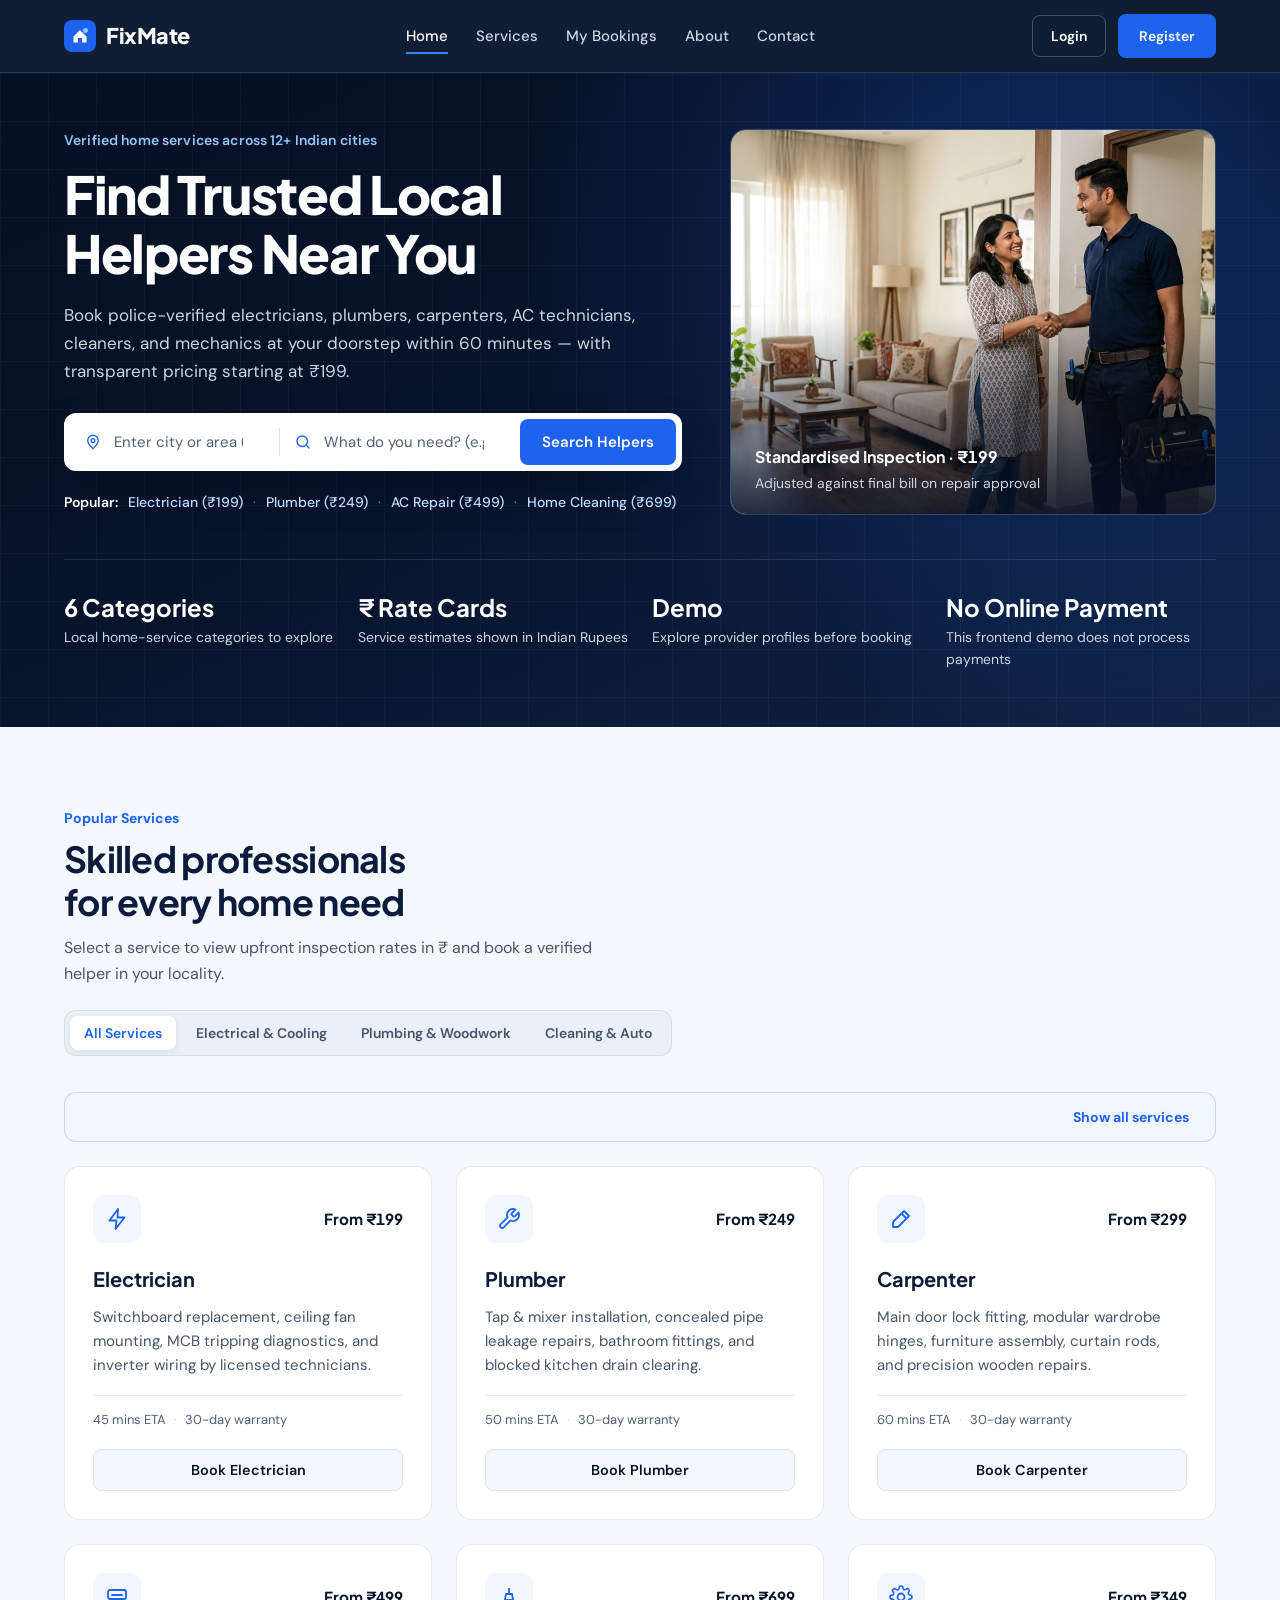
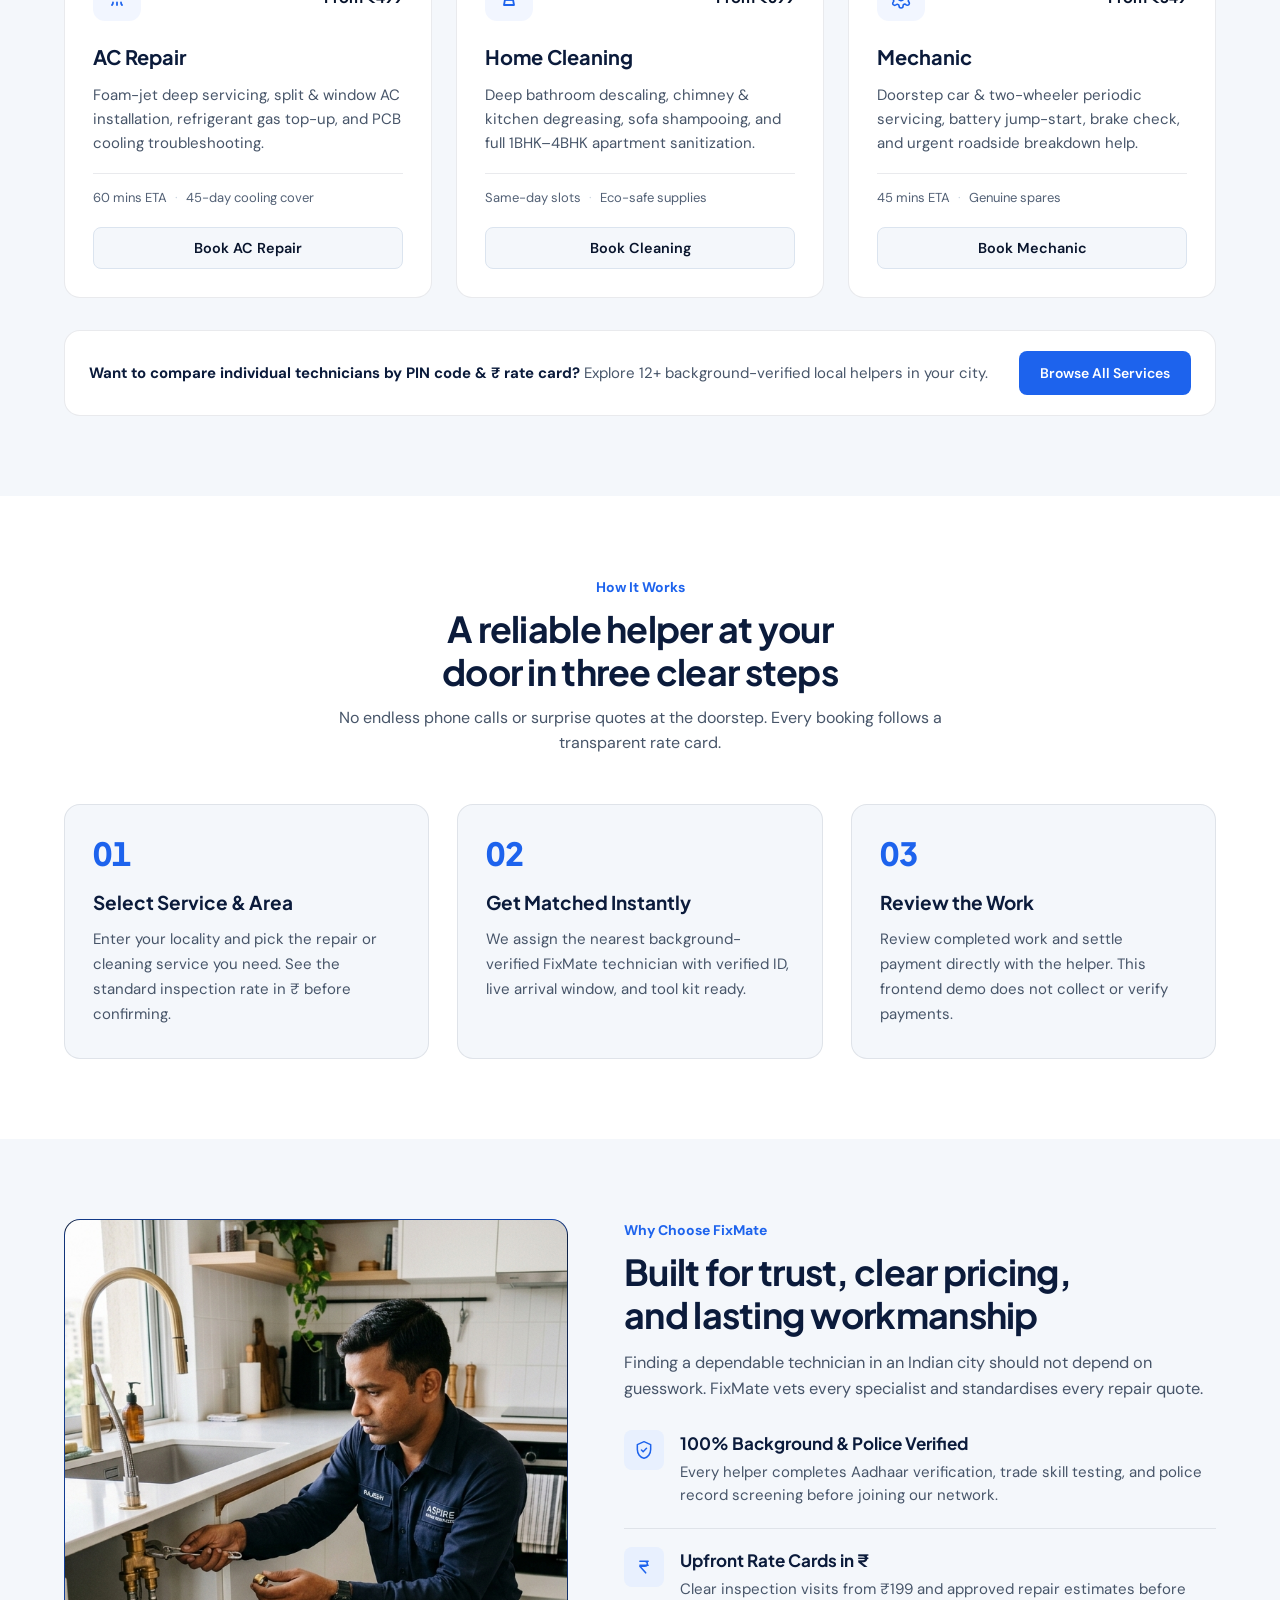
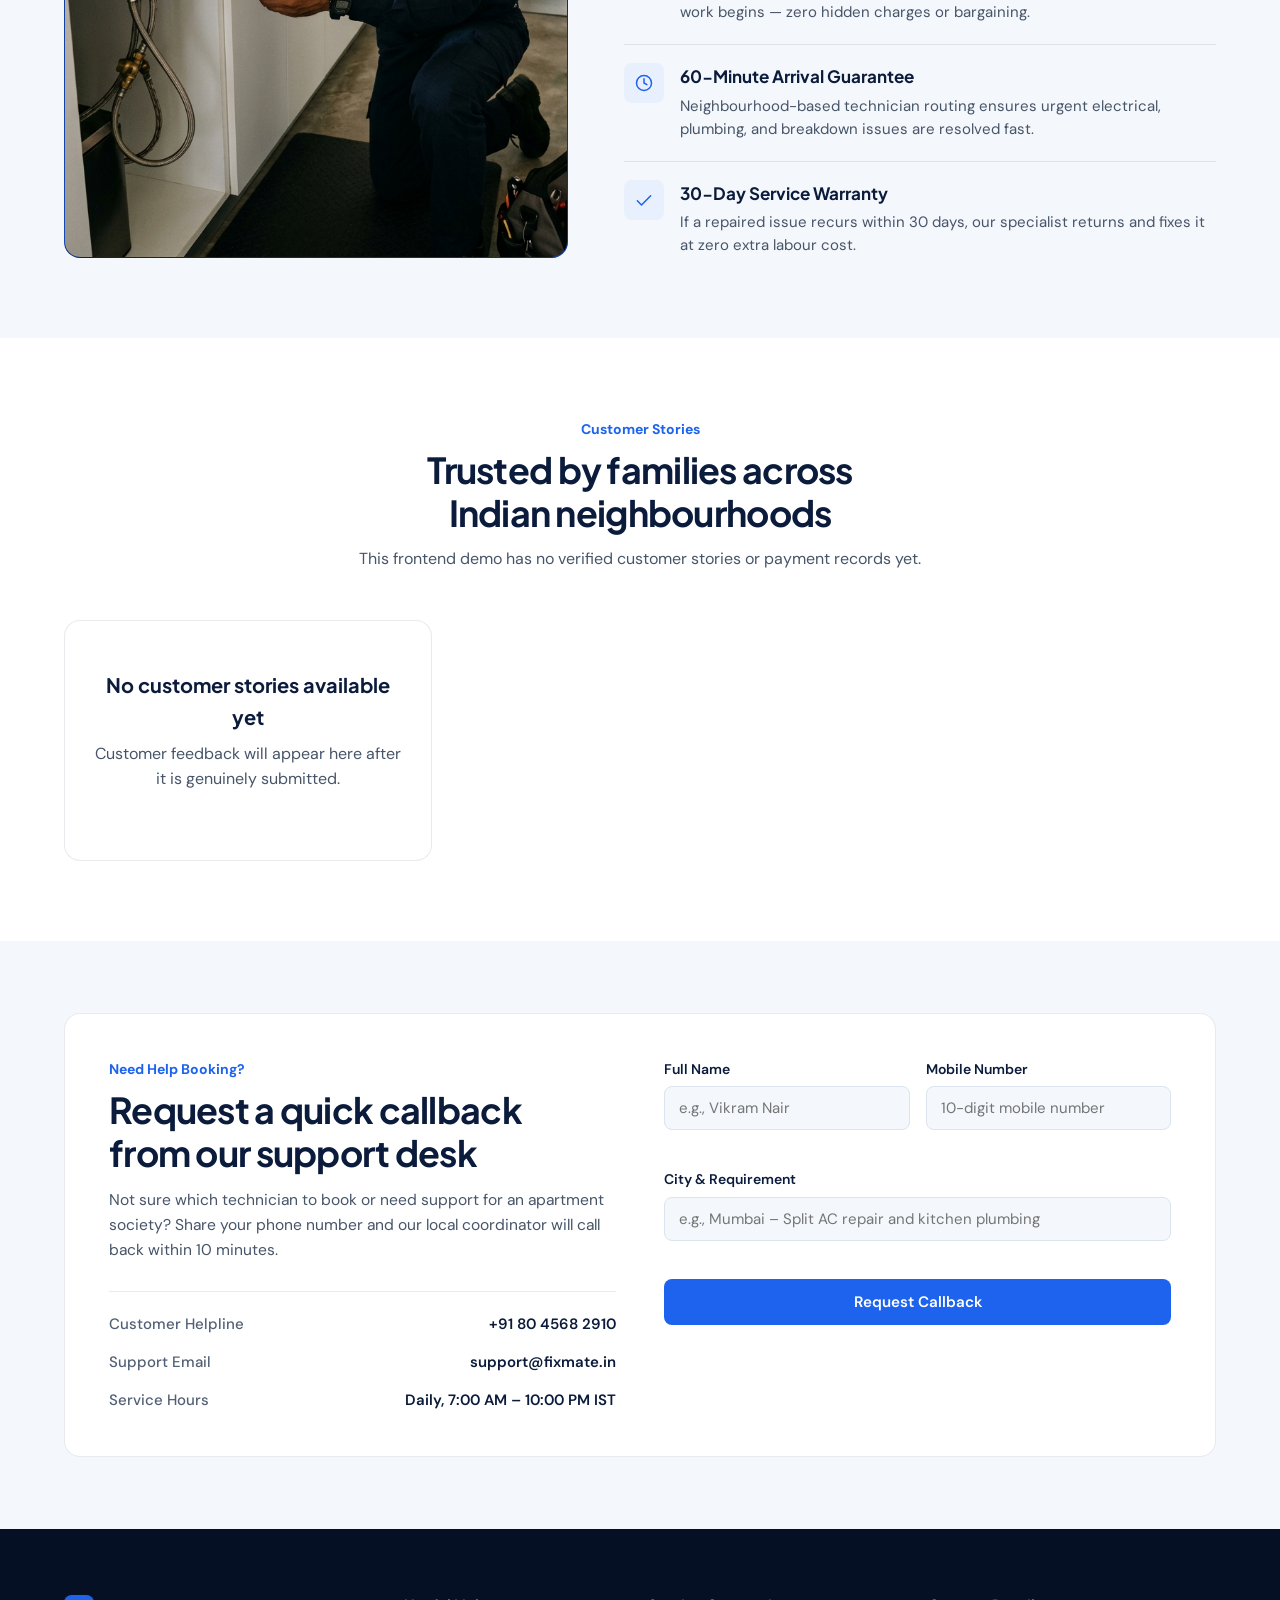
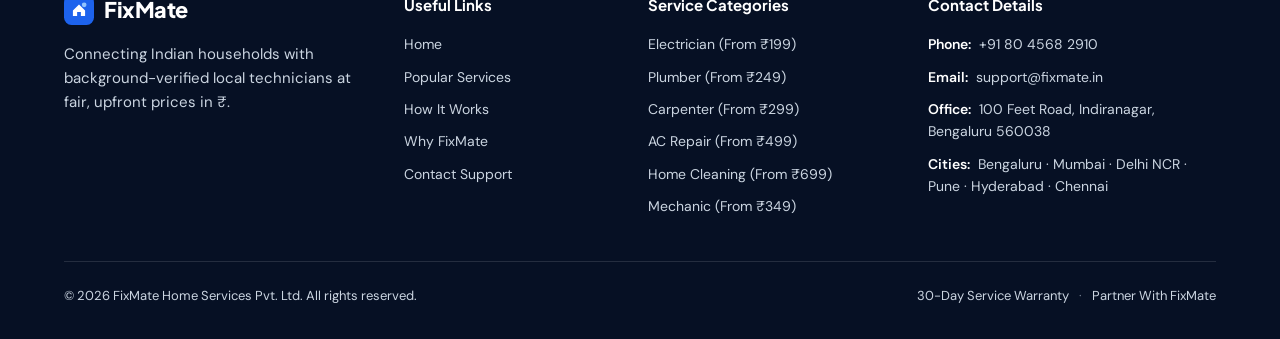
<file: fixmate-website/index.html>
<!doctype html>
<html lang="en">
  <head>
    <meta charset="UTF-8" />
    <meta name="viewport" content="width=device-width, initial-scale=1.0" />
    <title>FixMate – Find Local Helpers</title>
    <meta
      name="description"
      content="Book background-verified electricians, plumbers, carpenters, AC technicians, home cleaners, and mechanics near you with upfront ₹ pricing."
    />
    <meta property="og:title" content="FixMate – Find Local Helpers" />
    <meta
      property="og:description"
      content="Book background-verified electricians, plumbers, carpenters, AC technicians, home cleaners, and mechanics near you with upfront ₹ pricing."
    />
    <meta property="og:type" content="website" />
    <meta name="twitter:card" content="summary_large_image" />
    <link rel="preconnect" href="https://fonts.googleapis.com" />
    <link rel="preconnect" href="https://fonts.gstatic.com" crossorigin />
    <link
      href="https://fonts.googleapis.com/css2?family=DM+Sans:ital,opsz,wght@0,9..40,400..700;1,9..40,400..700&family=Plus+Jakarta+Sans:wght@500;600;700;800&display=swap"
      rel="stylesheet"
    />
    <link rel="stylesheet" href="css/style.css" />
  </head>
  <body>
    <a class="skip-link" href="#main-content">Skip to main content</a>

    <!-- Header / Navbar -->
    <header class="site-header" id="siteHeader">
      <div class="container header-inner">
        <!-- Zone 1: Brand Wordmark -->
        <a href="#home" class="brand-logo" aria-label="FixMate Home">
          <svg
            class="brand-mark"
            width="32"
            height="32"
            viewBox="0 0 32 32"
            fill="none"
            xmlns="http://www.w3.org/2000/svg"
            aria-hidden="true"
          >
            <rect width="32" height="32" rx="8" fill="#1D63ED" />
            <path
              d="M9.5 16.5L16 10L22.5 16.5V22.5H18V18H14V22.5H9.5V16.5Z"
              fill="#FFFFFF"
            />
            <circle cx="21.5" cy="10.5" r="2.5" fill="#93C5FD" />
          </svg>
          <span class="brand-name">FixMate</span>
        </a>

        <!-- Zone 2: Navigation Links -->
        <nav class="main-nav" aria-label="Primary Navigation">
          <a href="#home" class="nav-link is-active" aria-current="page">Home</a>
          <a href="#services" class="nav-link">Services</a>
          <a href="customer-dashboard.html" class="nav-link">My Bookings</a>
          <a href="#about" class="nav-link">About</a>
          <a href="#contact" class="nav-link">Contact</a>
        </nav>

        <!-- Zone 3: Auth Actions -->
        <div class="header-actions" id="headerAuthArea">
          <a href="login.html" class="btn-ghost">Login</a>
          <a href="register.html" class="btn-primary">Register</a>
        </div>

        <!-- Mobile Menu Toggle -->
        <button
          type="button"
          class="mobile-menu-btn"
          id="mobileMenuBtn"
          aria-expanded="false"
          aria-controls="mobileDrawer"
          aria-label="Open navigation menu"
        >
          <svg width="24" height="24" viewBox="0 0 24 24" fill="none" aria-hidden="true">
            <path
              d="M4 7H20M4 12H20M4 17H20"
              stroke="currentColor"
              stroke-width="2"
              stroke-linecap="round"
            />
          </svg>
        </button>
      </div>

      <!-- Mobile Navigation Drawer -->
      <div class="mobile-drawer" id="mobileDrawer" hidden>
        <nav class="mobile-nav" aria-label="Mobile Navigation">
          <a href="#home" class="mobile-nav-link is-active" aria-current="page">Home</a>
          <a href="#services" class="mobile-nav-link">Services</a>
          <a href="customer-dashboard.html" class="mobile-nav-link">My Bookings</a>
          <a href="#about" class="mobile-nav-link">About</a>
          <a href="#contact" class="mobile-nav-link">Contact</a>
        </nav>
        <div class="mobile-drawer-actions">
          <a href="login.html" class="btn-outline-dark">Login</a>
          <a href="register.html" class="btn-primary">Register</a>
        </div>
      </div>
    </header>

    <main id="main-content">
      <!-- Hero Section -->
      <section class="hero-section" id="home">
        <div class="hero-backdrop" aria-hidden="true"></div>
        <div class="container">
          <div class="hero-grid">
            <div class="hero-copy">
              <p class="hero-kicker">Verified home services across 12+ Indian cities</p>
              <h1 class="hero-title">Find Trusted Local Helpers Near You</h1>
              <p class="hero-subtitle">
                Book police-verified electricians, plumbers, carpenters, AC technicians, cleaners,
                and mechanics at your doorstep within 60 minutes — with transparent pricing starting
                at ₹199.
              </p>

              <!-- Hero Search Bar -->
              <form class="hero-search-form" id="heroSearchForm" novalidate>
                <div class="search-field-group">
                  <label for="locationInput" class="sr-only">Your Location</label>
                  <div class="input-with-icon">
                    <svg
                      class="field-icon"
                      width="18"
                      height="18"
                      viewBox="0 0 24 24"
                      fill="none"
                      aria-hidden="true"
                    >
                      <path
                        d="M12 21C15.5 17.4 19 14.1764 19 10.2C19 6.22355 15.866 3 12 3C8.13401 3 5 6.22355 5 10.2C5 14.1764 8.5 17.4 12 21Z"
                        stroke="currentColor"
                        stroke-width="1.8"
                      />
                      <circle cx="12" cy="10" r="2.5" stroke="currentColor" stroke-width="1.8" />
                    </svg>
                    <input
                      type="text"
                      id="locationInput"
                      name="location"
                      list="indianCitiesList"
                      placeholder="Enter city or area (e.g., Bengaluru)"
                      autocomplete="off"
                    />
                    <datalist id="indianCitiesList">
                      <option value="Indiranagar, Bengaluru"></option>
                      <option value="Andheri West, Mumbai"></option>
                      <option value="Saket, New Delhi"></option>
                      <option value="Kothrud, Pune"></option>
                      <option value="Banjara Hills, Hyderabad"></option>
                      <option value="Adyar, Chennai"></option>
                    </datalist>
                  </div>
                </div>

                <div class="search-divider" aria-hidden="true"></div>

                <div class="search-field-group">
                  <label for="serviceInput" class="sr-only">Search Service</label>
                  <div class="input-with-icon">
                    <svg
                      class="field-icon"
                      width="18"
                      height="18"
                      viewBox="0 0 24 24"
                      fill="none"
                      aria-hidden="true"
                    >
                      <circle cx="11" cy="11" r="7" stroke="currentColor" stroke-width="1.8" />
                      <path
                        d="M20 20L16.5 16.5"
                        stroke="currentColor"
                        stroke-width="1.8"
                        stroke-linecap="round"
                      />
                    </svg>
                    <input
                      type="text"
                      id="serviceInput"
                      name="service"
                      list="popularServicesList"
                      placeholder="What do you need? (e.g., Electrician, AC Repair)"
                      autocomplete="off"
                    />
                    <datalist id="popularServicesList">
                      <option value="Electrician"></option>
                      <option value="Plumber"></option>
                      <option value="Carpenter"></option>
                      <option value="AC Repair"></option>
                      <option value="Home Cleaning"></option>
                      <option value="Mechanic"></option>
                    </datalist>
                  </div>
                </div>

                <button type="submit" class="btn-search">Search Helpers</button>
              </form>

              <!-- Quick Search Shortcuts -->
              <div class="hero-quick-links">
                <span class="quick-label">Popular:</span>
                <button type="button" class="quick-link-btn" data-quick-service="Electrician">
                  Electrician (₹199)
                </button>
                <span class="meta-sep" aria-hidden="true">·</span>
                <button type="button" class="quick-link-btn" data-quick-service="Plumber">
                  Plumber (₹249)
                </button>
                <span class="meta-sep" aria-hidden="true">·</span>
                <button type="button" class="quick-link-btn" data-quick-service="AC Repair">
                  AC Repair (₹499)
                </button>
                <span class="meta-sep" aria-hidden="true">·</span>
                <button type="button" class="quick-link-btn" data-quick-service="Home Cleaning">
                  Home Cleaning (₹699)
                </button>
              </div>
            </div>

            <!-- Hero Visual Column -->
            <div class="hero-visual">
              <div class="hero-image-frame">
                <img
                  src="assets/images/hero-helper.jpg"
                  alt="FixMate uniformed home technician warmly greeting an Indian homeowner in a sunlit living room"
                  referrerpolicy="no-referrer"
                  loading="eager"
                />
                <div class="hero-image-scrim" aria-hidden="true"></div>
                <div class="hero-image-caption">
                  <p class="caption-title">Standardised Inspection · ₹199</p>
                  <p class="caption-sub">Adjusted against final bill on repair approval</p>
                </div>
              </div>
            </div>
          </div>

          <!-- Full-Width Proof & Metrics Strip -->
          <div class="hero-metrics-strip" aria-label="Platform Trust Highlights">
            <div class="metric-item">
              <p class="metric-value">6 Categories</p>
              <p class="metric-label">Local home-service categories to explore</p>
            </div>
            <div class="metric-item">
              <p class="metric-value">₹ Rate Cards</p>
              <p class="metric-label">Service estimates shown in Indian Rupees</p>
            </div>
            <div class="metric-item">
              <p class="metric-value">Demo</p>
              <p class="metric-label">Explore provider profiles before booking</p>
            </div>
            <div class="metric-item">
              <p class="metric-value">No Online Payment</p>
              <p class="metric-label">This frontend demo does not process payments</p>
            </div>
          </div>
        </div>
      </section>

      <!-- Popular Services Section -->
      <section class="section services-section" id="services">
        <div class="container">
          <div class="section-header-row">
            <div class="section-heading-block">
              <p class="section-eyebrow">Popular Services</p>
              <h2 class="section-title">Skilled professionals for every home need</h2>
              <p class="section-description">
                Select a service to view upfront inspection rates in ₹ and book a verified helper in
                your locality.
              </p>
            </div>

            <!-- Interactive Category Filter Tabs -->
            <div class="filter-tabs" role="tablist" aria-label="Filter services by category">
              <button
                type="button"
                class="filter-tab is-active"
                role="tab"
                aria-selected="true"
                data-category="all"
              >
                All Services
              </button>
              <button
                type="button"
                class="filter-tab"
                role="tab"
                aria-selected="false"
                data-category="electrical"
              >
                Electrical &amp; Cooling
              </button>
              <button
                type="button"
                class="filter-tab"
                role="tab"
                aria-selected="false"
                data-category="maintenance"
              >
                Plumbing &amp; Woodwork
              </button>
              <button
                type="button"
                class="filter-tab"
                role="tab"
                aria-selected="false"
                data-category="care"
              >
                Cleaning &amp; Auto
              </button>
            </div>
          </div>

          <!-- Search Filter Banner (shown dynamically when filtering via hero search) -->
          <div class="search-status-bar" id="searchStatusBar" hidden>
            <p class="search-status-text" id="searchStatusText"></p>
            <button type="button" class="btn-text-reset" id="resetSearchBtn">
              Show all services
            </button>
          </div>

          <!-- Services Grid -->
          <div class="services-grid" id="servicesGrid">
            <!-- 1. Electrician -->
            <article
              class="service-card"
              data-service="Electrician"
              data-category="electrical"
              data-keywords="electrician wiring switchboard fan light mcb inverter socket power"
              data-price="199"
            >
              <div class="service-card-top">
                <div class="service-icon-box" aria-hidden="true">
                  <svg width="24" height="24" viewBox="0 0 24 24" fill="none">
                    <path
                      d="M13 2L4.5 13.5H11.5L10.5 22L19.5 10.5H12.5L13 2Z"
                      stroke="currentColor"
                      stroke-width="1.8"
                      stroke-linejoin="round"
                    />
                  </svg>
                </div>
                <span class="service-price">From ₹199</span>
              </div>
              <h3 class="service-title">Electrician</h3>
              <p class="service-desc">
                Switchboard replacement, ceiling fan mounting, MCB tripping diagnostics, and
                inverter wiring by licensed technicians.
              </p>
              <div class="service-meta">
                <span>45 mins ETA</span>
                <span class="meta-sep" aria-hidden="true">·</span>
                <span>30-day warranty</span>
              </div>
              <button
                type="button"
                class="btn-card-action"
                data-book-service="Electrician"
                data-book-price="199"
              >
                Book Electrician
              </button>
            </article>

            <!-- 2. Plumber -->
            <article
              class="service-card"
              data-service="Plumber"
              data-category="maintenance"
              data-keywords="plumber pipe leak tap sink toilet bathroom drainage tank motor"
              data-price="249"
            >
              <div class="service-card-top">
                <div class="service-icon-box" aria-hidden="true">
                  <svg width="24" height="24" viewBox="0 0 24 24" fill="none">
                    <path
                      d="M14.7 6.3a1 1 0 0 0 0 1.4l1.6 1.6a1 1 0 0 0 1.4 0l3.77-3.77a6 6 0 0 1-7.94 7.94l-6.91 6.91a2.12 2.12 0 0 1-3-3l6.91-6.91a6 6 0 0 1 7.94-7.94l-3.76 3.76Z"
                      stroke="currentColor"
                      stroke-width="1.8"
                      stroke-linecap="round"
                      stroke-linejoin="round"
                    />
                  </svg>
                </div>
                <span class="service-price">From ₹249</span>
              </div>
              <h3 class="service-title">Plumber</h3>
              <p class="service-desc">
                Tap &amp; mixer installation, concealed pipe leakage repairs, bathroom fittings, and
                blocked kitchen drain clearing.
              </p>
              <div class="service-meta">
                <span>50 mins ETA</span>
                <span class="meta-sep" aria-hidden="true">·</span>
                <span>30-day warranty</span>
              </div>
              <button
                type="button"
                class="btn-card-action"
                data-book-service="Plumber"
                data-book-price="249"
              >
                Book Plumber
              </button>
            </article>

            <!-- 3. Carpenter -->
            <article
              class="service-card"
              data-service="Carpenter"
              data-category="maintenance"
              data-keywords="carpenter wood furniture door lock hinge cupboard wardrobe shelf"
              data-price="299"
            >
              <div class="service-card-top">
                <div class="service-icon-box" aria-hidden="true">
                  <svg width="24" height="24" viewBox="0 0 24 24" fill="none">
                    <path
                      d="M15 4L20 9L9 20H4V15L15 4Z"
                      stroke="currentColor"
                      stroke-width="1.8"
                      stroke-linejoin="round"
                    />
                    <path d="M12.5 6.5L17.5 11.5" stroke="currentColor" stroke-width="1.8" />
                  </svg>
                </div>
                <span class="service-price">From ₹299</span>
              </div>
              <h3 class="service-title">Carpenter</h3>
              <p class="service-desc">
                Main door lock fitting, modular wardrobe hinges, furniture assembly, curtain rods,
                and precision wooden repairs.
              </p>
              <div class="service-meta">
                <span>60 mins ETA</span>
                <span class="meta-sep" aria-hidden="true">·</span>
                <span>30-day warranty</span>
              </div>
              <button
                type="button"
                class="btn-card-action"
                data-book-service="Carpenter"
                data-book-price="299"
              >
                Book Carpenter
              </button>
            </article>

            <!-- 4. AC Repair -->
            <article
              class="service-card"
              data-service="AC Repair"
              data-category="electrical"
              data-keywords="ac repair air conditioner cooling gas refill split window servicing jet"
              data-price="499"
            >
              <div class="service-card-top">
                <div class="service-icon-box" aria-hidden="true">
                  <svg width="24" height="24" viewBox="0 0 24 24" fill="none">
                    <rect
                      x="3"
                      y="5"
                      width="18"
                      height="9"
                      rx="2"
                      stroke="currentColor"
                      stroke-width="1.8"
                    />
                    <path d="M7 10H17" stroke="currentColor" stroke-width="1.8" stroke-linecap="round" />
                    <path
                      d="M8 17.5C8 19 7 20 7 20M12 17.5C12 19 12 20 12 20M16 17.5C16 19 17 20 17 20"
                      stroke="currentColor"
                      stroke-width="1.8"
                      stroke-linecap="round"
                    />
                  </svg>
                </div>
                <span class="service-price">From ₹499</span>
              </div>
              <h3 class="service-title">AC Repair</h3>
              <p class="service-desc">
                Foam-jet deep servicing, split &amp; window AC installation, refrigerant gas top-up,
                and PCB cooling troubleshooting.
              </p>
              <div class="service-meta">
                <span>60 mins ETA</span>
                <span class="meta-sep" aria-hidden="true">·</span>
                <span>45-day cooling cover</span>
              </div>
              <button
                type="button"
                class="btn-card-action"
                data-book-service="AC Repair"
                data-book-price="499"
              >
                Book AC Repair
              </button>
            </article>

            <!-- 5. Home Cleaning -->
            <article
              class="service-card"
              data-service="Home Cleaning"
              data-category="care"
              data-keywords="home cleaning deep clean kitchen bathroom sofa sanitization maid"
              data-price="699"
            >
              <div class="service-card-top">
                <div class="service-icon-box" aria-hidden="true">
                  <svg width="24" height="24" viewBox="0 0 24 24" fill="none">
                    <path
                      d="M12 3V9M9 9H15L17 20H7L9 9Z"
                      stroke="currentColor"
                      stroke-width="1.8"
                      stroke-linejoin="round"
                    />
                    <path d="M8 15H16" stroke="currentColor" stroke-width="1.8" />
                  </svg>
                </div>
                <span class="service-price">From ₹699</span>
              </div>
              <h3 class="service-title">Home Cleaning</h3>
              <p class="service-desc">
                Deep bathroom descaling, chimney &amp; kitchen degreasing, sofa shampooing, and
                full 1BHK–4BHK apartment sanitization.
              </p>
              <div class="service-meta">
                <span>Same-day slots</span>
                <span class="meta-sep" aria-hidden="true">·</span>
                <span>Eco-safe supplies</span>
              </div>
              <button
                type="button"
                class="btn-card-action"
                data-book-service="Home Cleaning"
                data-book-price="699"
              >
                Book Cleaning
              </button>
            </article>

            <!-- 6. Mechanic -->
            <article
              class="service-card"
              data-service="Mechanic"
              data-category="care"
              data-keywords="mechanic car bike scooter battery jumpstart puncture breakdown auto"
              data-price="349"
            >
              <div class="service-card-top">
                <div class="service-icon-box" aria-hidden="true">
                  <svg width="24" height="24" viewBox="0 0 24 24" fill="none">
                    <circle cx="12" cy="12" r="3.5" stroke="currentColor" stroke-width="1.8" />
                    <path
                      d="M19.4 15a1.65 1.65 0 0 0 .33 1.82l.06.06a2 2 0 1 1-2.83 2.83l-.06-.06a1.65 1.65 0 0 0-1.82-.33 1.65 1.65 0 0 0-1 1.51V21a2 2 0 1 1-4 0v-.09A1.65 1.65 0 0 0 9 19.4a1.65 1.65 0 0 0-1.82.33l-.06.06a2 2 0 1 1-2.83-2.83l.06-.06a1.65 1.65 0 0 0 .33-1.82 1.65 1.65 0 0 0-1.51-1H3a2 2 0 1 1 0-4h.09A1.65 1.65 0 0 0 4.6 9a1.65 1.65 0 0 0-.33-1.82l-.06-.06a2 2 0 1 1 2.83-2.83l.06.06a1.65 1.65 0 0 0 1.82.33H9a1.65 1.65 0 0 0 1-1.51V3a2 2 0 1 1 4 0v.09a1.65 1.65 0 0 0 1 1.51 1.65 1.65 0 0 0 1.82-.33l.06-.06a2 2 0 1 1 2.83 2.83l-.06.06a1.65 1.65 0 0 0-.33 1.82V9c.26.6.77 1 1.51 1H21a2 2 0 1 1 0 4h-.09a1.65 1.65 0 0 0-1.51 1Z"
                      stroke="currentColor"
                      stroke-width="1.6"
                      stroke-linecap="round"
                      stroke-linejoin="round"
                    />
                  </svg>
                </div>
                <span class="service-price">From ₹349</span>
              </div>
              <h3 class="service-title">Mechanic</h3>
              <p class="service-desc">
                Doorstep car &amp; two-wheeler periodic servicing, battery jump-start, brake check,
                and urgent roadside breakdown help.
              </p>
              <div class="service-meta">
                <span>45 mins ETA</span>
                <span class="meta-sep" aria-hidden="true">·</span>
                <span>Genuine spares</span>
              </div>
              <button
                type="button"
                class="btn-card-action"
                data-book-service="Mechanic"
                data-book-price="349"
              >
                Book Mechanic
              </button>
            </article>
          </div>

          <!-- Empty Search State -->
          <div class="empty-services-state" id="emptyServicesState" hidden>
            <h3>No matching service found</h3>
            <p>
              We could not match that keyword with our standard categories. Try searching for
              Electrician, Plumber, Carpenter, AC Repair, Home Cleaning, or Mechanic.
            </p>
            <button type="button" class="btn-primary" id="emptyResetBtn">View All Services</button>
          </div>

          <div class="services-directory-footer">
            <p class="services-directory-note">
              <strong>Want to compare individual technicians by PIN code &amp; ₹ rate card?</strong>
              Explore 12+ background-verified local helpers in your city.
            </p>
            <a href="services.html" class="btn-primary">Browse All Services</a>
          </div>
        </div>
      </section>

      <!-- How It Works Section -->
      <section class="section how-it-works-section" id="how-it-works">
        <div class="container">
          <div class="section-heading-center">
            <p class="section-eyebrow">How It Works</p>
            <h2 class="section-title">A reliable helper at your door in three clear steps</h2>
            <p class="section-description">
              No endless phone calls or surprise quotes at the doorstep. Every booking follows a
              transparent rate card.
            </p>
          </div>

          <div class="steps-grid">
            <article class="step-card">
              <div class="step-number">01</div>
              <h3 class="step-title">Select Service &amp; Area</h3>
              <p class="step-desc">
                Enter your locality and pick the repair or cleaning service you need. See the
                standard inspection rate in ₹ before confirming.
              </p>
            </article>

            <article class="step-card">
              <div class="step-number">02</div>
              <h3 class="step-title">Get Matched Instantly</h3>
              <p class="step-desc">
                We assign the nearest background-verified FixMate technician with verified ID,
                live arrival window, and tool kit ready.
              </p>
            </article>

            <article class="step-card">
              <div class="step-number">03</div>
              <h3 class="step-title">Review the Work</h3>
              <p class="step-desc">
                Review completed work and settle payment directly with the helper. This frontend
                demo does not collect or verify payments.
              </p>
            </article>
          </div>
        </div>
      </section>

      <!-- Why Choose FixMate Section -->
      <section class="section why-section" id="about">
        <div class="container">
          <div class="why-grid">
            <div class="why-visual">
              <div class="why-image-frame">
                <img
                  src="assets/images/why-fixmate.jpg"
                  alt="Verified FixMate plumber inspecting kitchen brass fittings with precision tools"
                  referrerpolicy="no-referrer"
                  loading="lazy"
                />
              </div>
            </div>

            <div class="why-content">
              <p class="section-eyebrow">Why Choose FixMate</p>
              <h2 class="section-title">Built for trust, clear pricing, and lasting workmanship</h2>
              <p class="why-lead">
                Finding a dependable technician in an Indian city should not depend on guesswork.
                FixMate vets every specialist and standardises every repair quote.
              </p>

              <div class="benefits-list">
                <div class="benefit-item">
                  <div class="benefit-icon" aria-hidden="true">
                    <svg width="20" height="20" viewBox="0 0 24 24" fill="none">
                      <path
                        d="M12 2L4 5.5V11.5C4 16.5 7.4 21 12 22C16.6 21 20 16.5 20 11.5V5.5L12 2Z"
                        stroke="currentColor"
                        stroke-width="1.8"
                        stroke-linejoin="round"
                      />
                      <path
                        d="M9 12L11 14L15 10"
                        stroke="currentColor"
                        stroke-width="1.8"
                        stroke-linecap="round"
                        stroke-linejoin="round"
                      />
                    </svg>
                  </div>
                  <div>
                    <h3 class="benefit-title">100% Background &amp; Police Verified</h3>
                    <p class="benefit-desc">
                      Every helper completes Aadhaar verification, trade skill testing, and police
                      record screening before joining our network.
                    </p>
                  </div>
                </div>

                <div class="benefit-item">
                  <div class="benefit-icon" aria-hidden="true">
                    <svg width="20" height="20" viewBox="0 0 24 24" fill="none">
                      <path
                        d="M7 5H17M7 10H17M13 5C14.6569 5 16 6.34315 16 8C16 9.65685 14.6569 11 13 11H7L14 19"
                        stroke="currentColor"
                        stroke-width="1.8"
                        stroke-linecap="round"
                        stroke-linejoin="round"
                      />
                    </svg>
                  </div>
                  <div>
                    <h3 class="benefit-title">Upfront Rate Cards in ₹</h3>
                    <p class="benefit-desc">
                      Clear inspection visits from ₹199 and approved repair estimates before work
                      begins — zero hidden charges or bargaining.
                    </p>
                  </div>
                </div>

                <div class="benefit-item">
                  <div class="benefit-icon" aria-hidden="true">
                    <svg width="20" height="20" viewBox="0 0 24 24" fill="none">
                      <circle cx="12" cy="12" r="9" stroke="currentColor" stroke-width="1.8" />
                      <path
                        d="M12 7V12L15.5 14"
                        stroke="currentColor"
                        stroke-width="1.8"
                        stroke-linecap="round"
                      />
                    </svg>
                  </div>
                  <div>
                    <h3 class="benefit-title">60-Minute Arrival Guarantee</h3>
                    <p class="benefit-desc">
                      Neighbourhood-based technician routing ensures urgent electrical, plumbing, and
                      breakdown issues are resolved fast.
                    </p>
                  </div>
                </div>

                <div class="benefit-item">
                  <div class="benefit-icon" aria-hidden="true">
                    <svg width="20" height="20" viewBox="0 0 24 24" fill="none">
                      <path
                        d="M20 7L9 18L4 13"
                        stroke="currentColor"
                        stroke-width="1.8"
                        stroke-linecap="round"
                        stroke-linejoin="round"
                      />
                    </svg>
                  </div>
                  <div>
                    <h3 class="benefit-title">30-Day Service Warranty</h3>
                    <p class="benefit-desc">
                      If a repaired issue recurs within 30 days, our specialist returns and fixes it
                      at zero extra labour cost.
                    </p>
                  </div>
                </div>
              </div>
            </div>
          </div>
        </div>
      </section>

      <!-- Customer Testimonials Section -->
      <section class="section testimonials-section" id="testimonials">
        <div class="container">
          <div class="section-heading-center">
            <p class="section-eyebrow">Customer Stories</p>
            <h2 class="section-title">Trusted by families across Indian neighbourhoods</h2>
            <p class="section-description">This frontend demo has no verified customer stories or payment records yet.</p>
          </div>

          <div class="testimonials-grid">
            <div class="empty-services-state">
              <h3>No customer stories available yet</h3>
              <p>Customer feedback will appear here after it is genuinely submitted.</p>
            </div>
          </div>
        </div>
      </section>

      <!-- Contact & Support Section -->
      <section class="section contact-section" id="contact">
        <div class="container">
          <div class="contact-panel">
            <div class="contact-info">
              <p class="section-eyebrow">Need Help Booking?</p>
              <h2 class="section-title">Request a quick callback from our support desk</h2>
              <p class="contact-lead">
                Not sure which technician to book or need support for an apartment society? Share
                your phone number and our local coordinator will call back within 10 minutes.
              </p>

              <div class="contact-details-list">
                <div class="contact-detail-row">
                  <span class="contact-detail-label">Customer Helpline</span>
                  <a href="tel:+918045682910" class="contact-detail-value">+91 80 4568 2910</a>
                </div>
                <div class="contact-detail-row">
                  <span class="contact-detail-label">Support Email</span>
                  <a href="mailto:support@fixmate.in" class="contact-detail-value">
                    support@fixmate.in
                  </a>
                </div>
                <div class="contact-detail-row">
                  <span class="contact-detail-label">Service Hours</span>
                  <span class="contact-detail-value">Daily, 7:00 AM – 10:00 PM IST</span>
                </div>
              </div>
            </div>

            <form class="contact-form" id="contactForm" novalidate>
              <div class="form-row-two">
                <div class="form-field">
                  <label for="contactName">Full Name</label>
                  <input
                    type="text"
                    id="contactName"
                    name="name"
                    placeholder="e.g., Vikram Nair"
                    required
                  />
                  <span class="field-error" id="contactNameError" aria-live="polite"></span>
                </div>
                <div class="form-field">
                  <label for="contactPhone">Mobile Number</label>
                  <input
                    type="tel"
                    id="contactPhone"
                    name="phone"
                    placeholder="10-digit mobile number"
                    maxlength="10"
                    required
                  />
                  <span class="field-error" id="contactPhoneError" aria-live="polite"></span>
                </div>
              </div>

              <div class="form-field">
                <label for="contactCity">City &amp; Requirement</label>
                <input
                  type="text"
                  id="contactCity"
                  name="requirement"
                  placeholder="e.g., Mumbai – Split AC repair and kitchen plumbing"
                  required
                />
                <span class="field-error" id="contactCityError" aria-live="polite"></span>
              </div>

              <button type="submit" class="btn-primary btn-full">Request Callback</button>

              <div class="form-feedback" id="contactFeedback" role="status" hidden></div>
            </form>
          </div>
        </div>
      </section>
    </main>

    <!-- Footer -->
    <footer class="site-footer">
      <div class="container">
        <div class="footer-grid">
          <div class="footer-brand-col">
            <a href="#home" class="brand-logo footer-logo" aria-label="FixMate Home">
              <svg
                class="brand-mark"
                width="30"
                height="30"
                viewBox="0 0 32 32"
                fill="none"
                xmlns="http://www.w3.org/2000/svg"
                aria-hidden="true"
              >
                <rect width="32" height="32" rx="8" fill="#1D63ED" />
                <path
                  d="M9.5 16.5L16 10L22.5 16.5V22.5H18V18H14V22.5H9.5V16.5Z"
                  fill="#FFFFFF"
                />
                <circle cx="21.5" cy="10.5" r="2.5" fill="#93C5FD" />
              </svg>
              <span class="brand-name brand-name-light">FixMate</span>
            </a>
            <p class="footer-tagline">
              Connecting Indian households with background-verified local technicians at fair,
              upfront prices in ₹.
            </p>
          </div>

          <div class="footer-links-col">
            <h3 class="footer-heading">Useful Links</h3>
            <ul class="footer-links">
              <li><a href="#home">Home</a></li>
              <li><a href="#services">Popular Services</a></li>
              <li><a href="#how-it-works">How It Works</a></li>
              <li><a href="#about">Why FixMate</a></li>
              <li><a href="#contact">Contact Support</a></li>
            </ul>
          </div>

          <div class="footer-links-col">
            <h3 class="footer-heading">Service Categories</h3>
            <ul class="footer-links">
              <li><a href="#services" data-footer-service="Electrician">Electrician (From ₹199)</a></li>
              <li><a href="#services" data-footer-service="Plumber">Plumber (From ₹249)</a></li>
              <li><a href="#services" data-footer-service="Carpenter">Carpenter (From ₹299)</a></li>
              <li><a href="#services" data-footer-service="AC Repair">AC Repair (From ₹499)</a></li>
              <li><a href="#services" data-footer-service="Home Cleaning">Home Cleaning (From ₹699)</a></li>
              <li><a href="#services" data-footer-service="Mechanic">Mechanic (From ₹349)</a></li>
            </ul>
          </div>

          <div class="footer-links-col">
            <h3 class="footer-heading">Contact Details</h3>
            <ul class="footer-contact-list">
              <li>
                <span class="footer-contact-label">Phone:</span>
                <a href="tel:+918045682910">+91 80 4568 2910</a>
              </li>
              <li>
                <span class="footer-contact-label">Email:</span>
                <a href="mailto:support@fixmate.in">support@fixmate.in</a>
              </li>
              <li>
                <span class="footer-contact-label">Office:</span>
                <span>100 Feet Road, Indiranagar, Bengaluru 560038</span>
              </li>
              <li>
                <span class="footer-contact-label">Cities:</span>
                <span>Bengaluru · Mumbai · Delhi NCR · Pune · Hyderabad · Chennai</span>
              </li>
            </ul>
          </div>
        </div>

        <div class="footer-bottom">
          <p class="footer-copy">&copy; <span id="currentYear">2026</span> FixMate Home Services Pvt. Ltd. All rights reserved.</p>
          <div class="footer-bottom-links">
            <a href="#about">30-Day Service Warranty</a>
            <span class="meta-sep" aria-hidden="true">·</span>
            <a href="#contact">Partner With FixMate</a>
          </div>
        </div>
      </div>
    </footer>

    <!-- Auth Modal (Login / Register) -->
    <div class="modal-backdrop" id="authModal" role="dialog" aria-modal="true" aria-labelledby="authModalTitle" hidden>
      <div class="modal-dialog">
        <div class="modal-header">
          <div>
            <p class="modal-eyebrow">FixMate Account</p>
            <h2 class="modal-title" id="authModalTitle">Welcome back</h2>
          </div>
          <button type="button" class="modal-close-btn" data-close-modal="authModal" aria-label="Close account modal">
            <svg width="20" height="20" viewBox="0 0 24 24" fill="none" aria-hidden="true">
              <path d="M6 6L18 18M18 6L6 18" stroke="currentColor" stroke-width="2" stroke-linecap="round" />
            </svg>
          </button>
        </div>

        <div class="auth-tabs" role="tablist">
          <button type="button" class="auth-tab is-active" data-auth-tab="login" role="tab" aria-selected="true">
            Login
          </button>
          <button type="button" class="auth-tab" data-auth-tab="register" role="tab" aria-selected="false">
            Register
          </button>
        </div>

        <form id="authForm" class="modal-form" novalidate>
          <div class="form-field" id="authNameGroup" hidden>
            <label for="authFullName">Full Name</label>
            <input type="text" id="authFullName" placeholder="e.g., Your full name" />
            <span class="field-error" id="authNameError" aria-live="polite"></span>
          </div>

          <div class="form-field">
            <label for="authIdentifier">Email or Mobile Number</label>
            <input type="text" id="authIdentifier" placeholder="name@example.com or 9876543210" required />
            <span class="field-error" id="authIdentifierError" aria-live="polite"></span>
          </div>

          <div class="form-field">
            <label for="authPassword">Password</label>
            <input type="password" id="authPassword" placeholder="Minimum 6 characters" required />
            <span class="field-error" id="authPasswordError" aria-live="polite"></span>
          </div>

          <button type="submit" class="btn-primary btn-full" id="authSubmitBtn">Login to FixMate</button>
        </form>
      </div>
    </div>

    <script type="module" src="js/auth-session.js"></script>
    <script type="module" src="js/main.js"></script>
  </body>
</html>
</file>
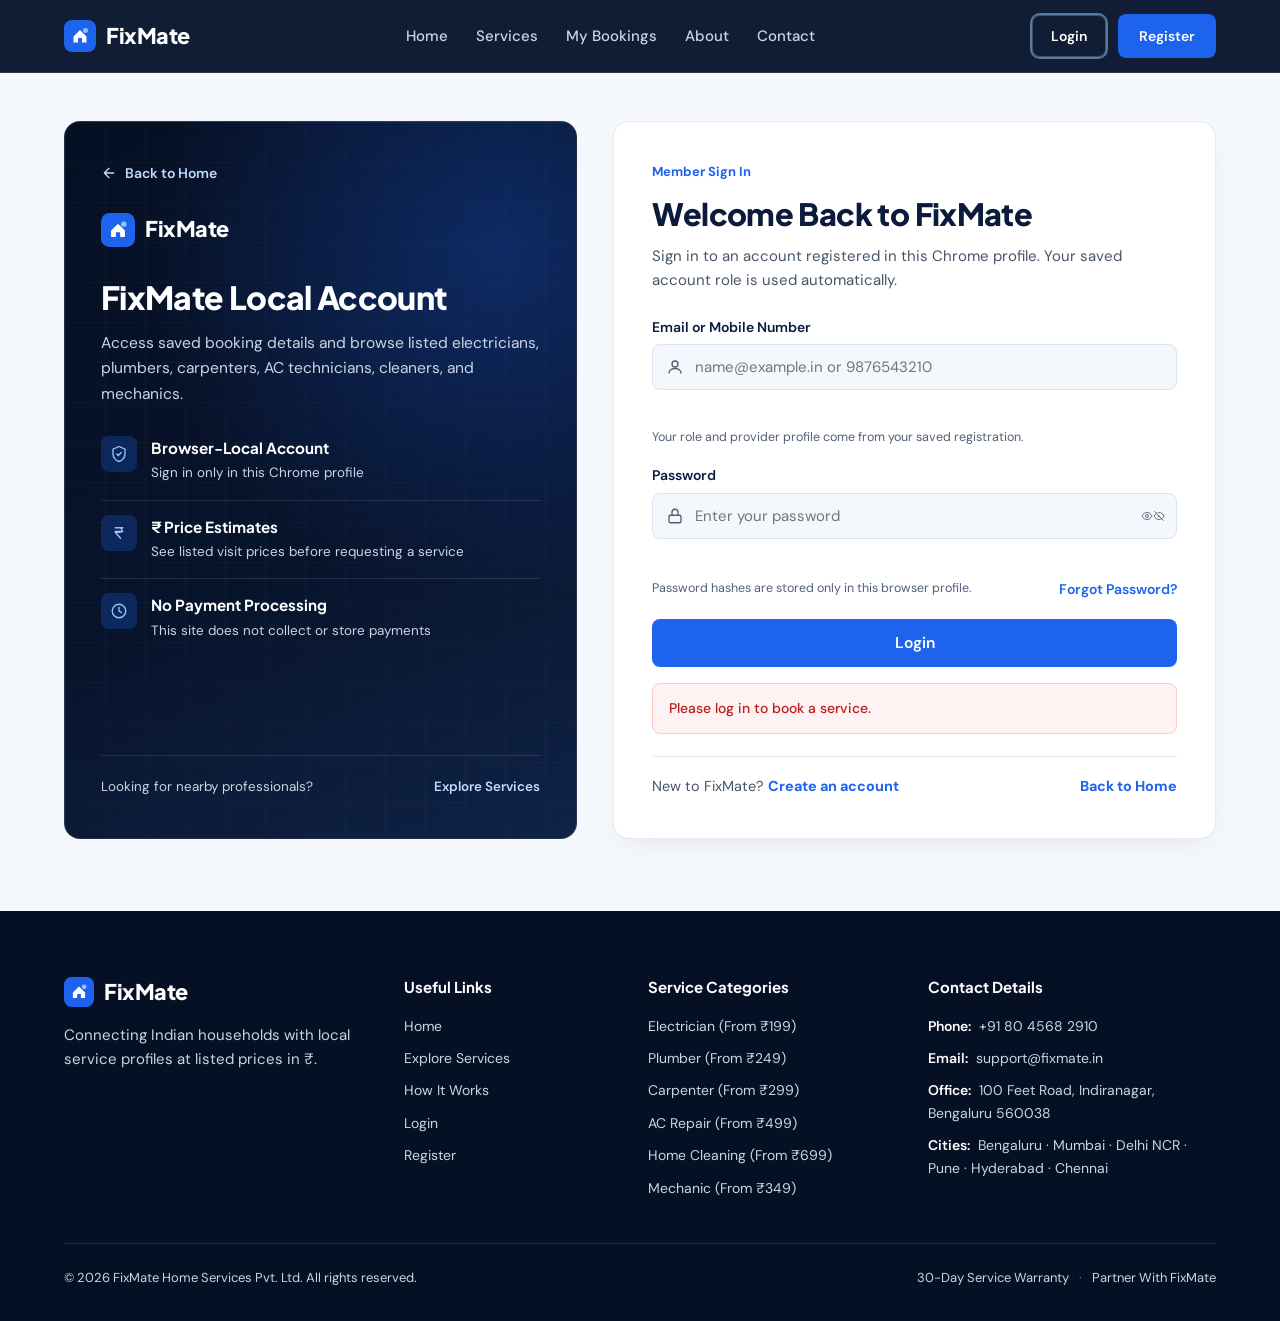
<file: fixmate-website/booking.html>
<!doctype html>
<html lang="en">
  <head>
    <meta charset="UTF-8" />
    <meta name="viewport" content="width=device-width, initial-scale=1.0" />
    <title>Book Your Service – FixMate</title>
    <meta
      name="description"
      content="Select a service, choose a convenient date and time slot, and review your estimated ₹ total before confirming your FixMate booking."
    />
    <link rel="preconnect" href="https://fonts.googleapis.com" />
    <link rel="preconnect" href="https://fonts.gstatic.com" crossorigin />
    <link
      href="https://fonts.googleapis.com/css2?family=DM+Sans:ital,opsz,wght@0,9..40,400..700;1,9..40,400..700&family=Plus+Jakarta+Sans:wght@500;600;700;800&display=swap"
      rel="stylesheet"
    />
    <link rel="stylesheet" href="css/style.css" />
  </head>
  <body>
    <a class="skip-link" href="#main-content">Skip to main content</a>

    <!-- Header / Navbar -->
    <header class="site-header" id="siteHeader">
      <div class="container header-inner">
        <a href="index.html" class="brand-logo" aria-label="FixMate Home">
          <svg
            class="brand-mark"
            width="32"
            height="32"
            viewBox="0 0 32 32"
            fill="none"
            xmlns="http://www.w3.org/2000/svg"
            aria-hidden="true"
          >
            <rect width="32" height="32" rx="8" fill="#1D63ED" />
            <path
              d="M9.5 16.5L16 10L22.5 16.5V22.5H18V18H14V22.5H9.5V16.5Z"
              fill="#FFFFFF"
            />
            <circle cx="21.5" cy="10.5" r="2.5" fill="#93C5FD" />
          </svg>
          <span class="brand-name">FixMate</span>
        </a>

        <nav class="main-nav" aria-label="Primary Navigation">
          <a href="index.html" class="nav-link">Home</a>
          <a href="services.html" class="nav-link is-active" aria-current="page">Services</a>
          <a href="customer-dashboard.html" class="nav-link">My Bookings</a>
          <a href="index.html#about" class="nav-link">About</a>
          <a href="index.html#contact" class="nav-link">Contact</a>
        </nav>

        <div class="header-actions">
          <a href="login.html" class="btn-ghost">Login</a>
          <a href="register.html" class="btn-primary">Register</a>
        </div>

        <button
          type="button"
          class="mobile-menu-btn"
          id="mobileMenuBtn"
          aria-expanded="false"
          aria-controls="mobileDrawer"
          aria-label="Open navigation menu"
        >
          <svg width="24" height="24" viewBox="0 0 24 24" fill="none" aria-hidden="true">
            <path
              d="M4 7H20M4 12H20M4 17H20"
              stroke="currentColor"
              stroke-width="2"
              stroke-linecap="round"
            />
          </svg>
        </button>
      </div>

      <div class="mobile-drawer" id="mobileDrawer" hidden>
        <nav class="mobile-nav" aria-label="Mobile Navigation">
          <a href="index.html" class="mobile-nav-link">Home</a>
          <a href="services.html" class="mobile-nav-link is-active" aria-current="page">Services</a>
          <a href="customer-dashboard.html" class="mobile-nav-link">My Bookings</a>
          <a href="index.html#about" class="mobile-nav-link">About</a>
          <a href="index.html#contact" class="mobile-nav-link">Contact</a>
        </nav>
        <div class="mobile-drawer-actions">
          <a href="login.html" class="btn-outline-dark">Login</a>
          <a href="register.html" class="btn-primary">Register</a>
        </div>
      </div>
    </header>

    <main id="main-content">
      <!-- Page Banner -->
      <section class="page-hero-banner">
        <div class="hero-backdrop" aria-hidden="true"></div>
        <div class="container">
          <nav class="page-breadcrumb" aria-label="Breadcrumb">
            <a href="index.html">Home</a>
            <span aria-hidden="true">&gt;</span>
            <a href="services.html">Services</a>
            <span aria-hidden="true">&gt;</span>
            <a href="provider.html" id="breadcrumbProfileLink">Provider Profile</a>
            <span aria-hidden="true">&gt;</span>
            <span>Booking</span>
          </nav>
          <h1 class="page-hero-title">Book Your Service</h1>
          <p class="page-hero-subtitle">
            Choose a service option, pick your preferred date and arrival slot, and review your
            estimated ₹ cost before submitting your booking request.
          </p>
        </div>
      </section>

      <!-- Main Booking Section -->
      <section class="booking-page-section">
        <div class="container">
          <!-- Friendly Invalid / Missing Provider State -->
          <div class="provider-not-found-card" id="bookingProviderMissing" hidden>
            <h2>Select a Verified Service Provider First</h2>
            <p id="bookingMissingMessage">
              No valid service provider is currently selected for booking. Browse local
              electricians, plumbers, carpenters, AC technicians, cleaners, and mechanics on our
              Explore Services page.
            </p>
            <a href="services.html" class="btn-primary">Explore Services</a>
          </div>

          <!-- Active Booking Form + Summary Grid -->
          <form id="completeBookingForm" novalidate>
            <div class="booking-layout-grid" id="bookingMainGrid">
              <!-- Left Column: Provider Info + 3 Steps -->
              <div class="booking-steps-column">
                <!-- Selected Provider Details -->
                <section class="booking-step-card" aria-label="Selected Service Provider">
                  <div class="booking-provider-strip">
                    <div class="booking-provider-left">
                      <div class="provider-avatar-wrap" id="bookingProviderAvatar"></div>
                      <div>
                        <p class="provider-category-label" id="bookingProviderCategory">Category</p>
                        <h2 class="provider-name" id="bookingProviderName">Provider Name</h2>
                        <p class="booking-provider-meta" id="bookingProviderMeta"></p>
                      </div>
                    </div>
                    <a href="services.html" class="booking-provider-change">Change Provider</a>
                  </div>
                </section>

                <!-- Step 1: Service Selection -->
                <section class="booking-step-card" aria-labelledby="step1Heading">
                  <div class="booking-step-header">
                    <span class="booking-step-index">01</span>
                    <h2 class="booking-step-title" id="step1Heading">Select Service</h2>
                  </div>
                  <div
                    class="selectable-services-grid"
                    id="bookingServicesRadioList"
                    role="radiogroup"
                    aria-labelledby="step1Heading"
                  ></div>
                  <span class="field-error" id="bookingServicePickError" aria-live="polite"></span>
                </section>

                <!-- Step 2: Date & Time Selection -->
                <section class="booking-step-card" aria-labelledby="step2Heading">
                  <div class="booking-step-header">
                    <span class="booking-step-index">02</span>
                    <h2 class="booking-step-title" id="step2Heading">
                      Preferred Date &amp; Time Slot
                    </h2>
                  </div>

                  <div class="form-field">
                    <label for="bookingServiceDate">Preferred Service Date</label>
                    <input type="date" id="bookingServiceDate" required />
                    <span class="field-error" id="bookingServiceDateError" aria-live="polite"></span>
                  </div>

                  <div class="time-periods-stack" id="timeSlotsContainer">
                    <div>
                      <span class="time-period-label">Morning Slots</span>
                      <div class="time-slots-row">
                        <label class="time-slot-option">
                          <input
                            type="radio"
                            name="bookingTimeSlot"
                            value="Morning (9:00 AM – 11:00 AM)"
                          />
                          <span class="time-slot-box">
                            <span>9:00 AM – 11:00 AM</span>
                            <span class="time-slot-status">Available</span>
                          </span>
                        </label>
                        <label class="time-slot-option">
                          <input
                            type="radio"
                            name="bookingTimeSlot"
                            value="Morning (11:00 AM – 1:00 PM)"
                          />
                          <span class="time-slot-box">
                            <span>11:00 AM – 1:00 PM</span>
                            <span class="time-slot-status">Available</span>
                          </span>
                        </label>
                      </div>
                    </div>

                    <div>
                      <span class="time-period-label">Afternoon Slots</span>
                      <div class="time-slots-row">
                        <label class="time-slot-option">
                          <input
                            type="radio"
                            name="bookingTimeSlot"
                            value="Afternoon (1:30 PM – 3:30 PM)"
                          />
                          <span class="time-slot-box">
                            <span>1:30 PM – 3:30 PM</span>
                            <span class="time-slot-status">Available</span>
                          </span>
                        </label>
                        <label class="time-slot-option">
                          <input
                            type="radio"
                            name="bookingTimeSlot"
                            value="Afternoon (3:30 PM – 5:30 PM)"
                          />
                          <span class="time-slot-box">
                            <span>3:30 PM – 5:30 PM</span>
                            <span class="time-slot-status">Available</span>
                          </span>
                        </label>
                      </div>
                    </div>

                    <div>
                      <span class="time-period-label">Evening Slots</span>
                      <div class="time-slots-row">
                        <label class="time-slot-option">
                          <input
                            type="radio"
                            name="bookingTimeSlot"
                            value="Evening (5:30 PM – 7:30 PM)"
                          />
                          <span class="time-slot-box">
                            <span>5:30 PM – 7:30 PM</span>
                            <span class="time-slot-status">Available</span>
                          </span>
                        </label>
                        <label class="time-slot-option">
                          <input
                            type="radio"
                            name="bookingTimeSlot"
                            value="Evening (7:30 PM – 9:00 PM)"
                          />
                          <span class="time-slot-box">
                            <span>7:30 PM – 9:00 PM</span>
                            <span class="time-slot-status">Available</span>
                          </span>
                        </label>
                      </div>
                    </div>
                  </div>
                  <span class="field-error" id="bookingTimeSlotError" aria-live="polite"></span>
                </section>

                <!-- Step 3: Customer Information -->
                <section class="booking-step-card" aria-labelledby="step3Heading">
                  <div class="booking-step-header">
                    <span class="booking-step-index">03</span>
                    <h2 class="booking-step-title" id="step3Heading">Customer Information</h2>
                  </div>

                  <div class="prefill-notice" id="prefillNotice" hidden>
                    Some contact details were prefilled from your saved frontend preview details.
                    Please verify before confirming.
                  </div>

                  <div class="auth-page-form">
                    <div class="form-field">
                      <label for="custFullName">Full Name</label>
                      <input
                        type="text"
                        id="custFullName"
                        placeholder="e.g., Your full name"
                        autocomplete="name"
                        required
                      />
                      <span class="field-error" id="custFullNameError" aria-live="polite"></span>
                    </div>

                    <div class="form-row-two">
                      <div class="form-field">
                        <label for="custEmail">Email Address</label>
                        <input
                          type="email"
                          id="custEmail"
                          placeholder="arjun@example.in"
                          autocomplete="email"
                          required
                        />
                        <span class="field-error" id="custEmailError" aria-live="polite"></span>
                      </div>

                      <div class="form-field">
                        <label for="custPhone">Mobile Number (+91)</label>
                        <input
                          type="tel"
                          id="custPhone"
                          placeholder="10-digit Indian mobile"
                          maxlength="10"
                          autocomplete="tel-national"
                          required
                        />
                        <span class="field-error" id="custPhoneError" aria-live="polite"></span>
                      </div>
                    </div>

                    <div class="form-field">
                      <label for="custAddress">Complete Service Address</label>
                      <input
                        type="text"
                        id="custAddress"
                        placeholder="Flat / House No., Building, Street, Landmark"
                        autocomplete="street-address"
                        required
                      />
                      <span class="field-error" id="custAddressError" aria-live="polite"></span>
                    </div>

                    <div class="form-row-two">
                      <div class="form-field">
                        <label for="custCity">City</label>
                        <input
                          type="text"
                          id="custCity"
                          placeholder="e.g., Bengaluru"
                          autocomplete="address-level2"
                          required
                        />
                        <span class="field-error" id="custCityError" aria-live="polite"></span>
                      </div>

                      <div class="form-field">
                        <label for="custPin">PIN Code</label>
                        <input
                          type="text"
                          id="custPin"
                          placeholder="6-digit PIN (e.g., 560038)"
                          maxlength="6"
                          autocomplete="postal-code"
                          required
                        />
                        <span class="field-error" id="custPinError" aria-live="polite"></span>
                      </div>
                    </div>

                    <div class="form-field">
                      <label for="custInstructions">Additional Instructions (Optional)</label>
                      <textarea
                        id="custInstructions"
                        placeholder="Share gate entry details, floor number, or specific issue notes..."
                      ></textarea>
                    </div>
                  </div>
                </section>
              </div>

              <!-- Right Column: Sticky Booking Summary Card -->
              <aside class="booking-summary-card" aria-label="Booking Price Summary">
                <h2 class="summary-card-title">Booking Summary</h2>

                <div class="summary-rows-list">
                  <div class="summary-row">
                    <span class="summary-row-key">Provider</span>
                    <span class="summary-row-val" id="summaryProviderName">—</span>
                  </div>
                  <div class="summary-row">
                    <span class="summary-row-key">Selected Service</span>
                    <span class="summary-row-val" id="summaryServiceName">Select a service</span>
                  </div>
                  <div class="summary-row">
                    <span class="summary-row-key">Est. Duration</span>
                    <span class="summary-row-val" id="summaryDuration">—</span>
                  </div>
                  <div class="summary-row">
                    <span class="summary-row-key">Date &amp; Slot</span>
                    <span class="summary-row-val" id="summaryDateTime">Select date &amp; time</span>
                  </div>
                  <div class="summary-row">
                    <span class="summary-row-key">Service Price</span>
                    <span class="summary-row-val" id="summaryServicePrice">₹0</span>
                  </div>
                  <div class="summary-row">
                    <span class="summary-row-key">Safety &amp; Convenience Fee</span>
                    <span class="summary-row-val" id="summaryExtraFee">₹49</span>
                  </div>
                </div>

                <div class="summary-total-row">
                  <span class="summary-total-label">Total Estimated Amount</span>
                  <span class="summary-total-amount" id="summaryTotalAmount">₹49</span>
                </div>

                <p class="summary-estimate-note">
                  This is an estimated service cost in ₹. Any additional spare parts are quoted on
                  site for your approval. No online payment is collected in this frontend demo.
                </p>

                <button type="submit" class="btn-primary btn-full auth-submit-btn">
                  Confirm Booking
                </button>

                <div
                  class="auth-feedback-box dash-feedback-top-spacer"
                  id="bookingFormErrorBanner"
                  role="alert"
                  aria-live="polite"
                  hidden
                ></div>
              </aside>
            </div>
          </form>

          <!-- Booking Confirmation Screen -->
          <section
            class="booking-confirmation-card"
            id="bookingConfirmationCard"
            aria-live="polite"
            hidden
          >
            <div class="confirmation-top-banner">
              <div class="confirmation-icon" aria-hidden="true">
                <svg width="28" height="28" viewBox="0 0 24 24" fill="none">
                  <path
                    d="M5 13L9 17L19 7"
                    stroke="currentColor"
                    stroke-width="2.2"
                    stroke-linecap="round"
                    stroke-linejoin="round"
                  />
                </svg>
              </div>
              <p class="confirmation-ref-text" id="confirmRefId">Reference: FM-2026-000000</p>
              <h2 class="confirmation-heading">Booking Request Recorded</h2>
              <p class="confirmation-sub">
                Your booking request is saved locally with status <strong>Pending</strong>. No
                payment is processed or recorded in this frontend demo.
              </p>
            </div>

            <div class="confirmation-details-grid" id="confirmationDetailsGrid"></div>

            <div class="confirmation-actions">
              <a href="customer-dashboard.html" class="btn-primary">Go to Customer Dashboard</a>
              <a href="#my-bookings" class="btn-outline-card" id="viewMyBookingsBtn">View My Bookings</a>
              <a href="services.html" class="btn-outline-card">Explore More Services</a>
              <a href="index.html" class="btn-outline-card">Back to Home</a>
            </div>
          </section>
        </div>
      </section>

      <!-- My Current Bookings -->
      <section class="my-bookings-section" id="my-bookings" aria-labelledby="myBookingsHeading">
        <div class="container">
          <div class="my-bookings-header">
            <div>
              <p class="section-eyebrow">My Bookings</p>
              <h2 class="section-title" id="myBookingsHeading">My Current Bookings</h2>
              <p class="section-description">
                Booking requests you create will appear here.
              </p>
            </div>
            <div class="confirmation-actions" style="justify-content: flex-start">
              <a href="customer-dashboard.html" class="btn-outline-card">Open Customer Dashboard</a>
              <a href="services.html" class="btn-primary">Book Another Helper</a>
            </div>
          </div>

          <div class="bookings-records-grid" id="myBookingsList"></div>

          <div class="empty-services-state" id="emptyBookingsState" hidden>
            <h3>No current bookings yet</h3>
            <p>
              Confirm a booking request to see it listed here.
            </p>
            <a href="services.html" class="btn-primary">Browse Local Services</a>
          </div>
        </div>
      </section>
    </main>

    <!-- Footer -->
    <footer class="site-footer">
      <div class="container">
        <div class="footer-grid">
          <div class="footer-brand-col">
            <a href="index.html" class="brand-logo footer-logo" aria-label="FixMate Home">
              <svg
                class="brand-mark"
                width="30"
                height="30"
                viewBox="0 0 32 32"
                fill="none"
                xmlns="http://www.w3.org/2000/svg"
                aria-hidden="true"
              >
                <rect width="32" height="32" rx="8" fill="#1D63ED" />
                <path
                  d="M9.5 16.5L16 10L22.5 16.5V22.5H18V18H14V22.5H9.5V16.5Z"
                  fill="#FFFFFF"
                />
                <circle cx="21.5" cy="10.5" r="2.5" fill="#93C5FD" />
              </svg>
              <span class="brand-name brand-name-light">FixMate</span>
            </a>
            <p class="footer-tagline">
              Connecting Indian households with background-verified local technicians at fair,
              upfront prices in ₹.
            </p>
          </div>

          <div class="footer-links-col">
            <h3 class="footer-heading">Useful Links</h3>
            <ul class="footer-links">
              <li><a href="index.html">Home</a></li>
              <li><a href="services.html">Explore Services</a></li>
              <li><a href="#my-bookings">My Bookings</a></li>
              <li><a href="login.html">Login</a></li>
              <li><a href="register.html">Register</a></li>
            </ul>
          </div>

          <div class="footer-links-col">
            <h3 class="footer-heading">Service Categories</h3>
            <ul class="footer-links">
              <li><a href="services.html?category=Electrician">Electrician (From ₹199)</a></li>
              <li><a href="services.html?category=Plumber">Plumber (From ₹249)</a></li>
              <li><a href="services.html?category=Carpenter">Carpenter (From ₹299)</a></li>
              <li><a href="services.html?category=AC+Repair">AC Repair (From ₹499)</a></li>
              <li><a href="services.html?category=Home+Cleaning">Home Cleaning (From ₹699)</a></li>
              <li><a href="services.html?category=Mechanic">Mechanic (From ₹349)</a></li>
            </ul>
          </div>

          <div class="footer-links-col">
            <h3 class="footer-heading">Contact Details</h3>
            <ul class="footer-contact-list">
              <li>
                <span class="footer-contact-label">Phone:</span>
                <a href="tel:+918045682910">+91 80 4568 2910</a>
              </li>
              <li>
                <span class="footer-contact-label">Email:</span>
                <a href="mailto:support@fixmate.in">support@fixmate.in</a>
              </li>
              <li>
                <span class="footer-contact-label">Office:</span>
                <span>100 Feet Road, Indiranagar, Bengaluru 560038</span>
              </li>
              <li>
                <span class="footer-contact-label">Cities:</span>
                <span>Bengaluru · Mumbai · Delhi NCR · Pune · Hyderabad · Chennai</span>
              </li>
            </ul>
          </div>
        </div>

        <div class="footer-bottom">
          <p class="footer-copy">
            &copy; <span id="currentYear">2026</span> FixMate Home Services Pvt. Ltd. All rights
            reserved.
          </p>
          <div class="footer-bottom-links">
            <a href="index.html#about">30-Day Service Warranty</a>
            <span class="meta-sep" aria-hidden="true">·</span>
            <a href="index.html#contact">Partner With FixMate</a>
          </div>
        </div>
      </div>
    </footer>

    <script type="module" src="js/auth-session.js"></script>
    <script type="module" src="js/booking.js"></script>
  </body>
</html>
</file>
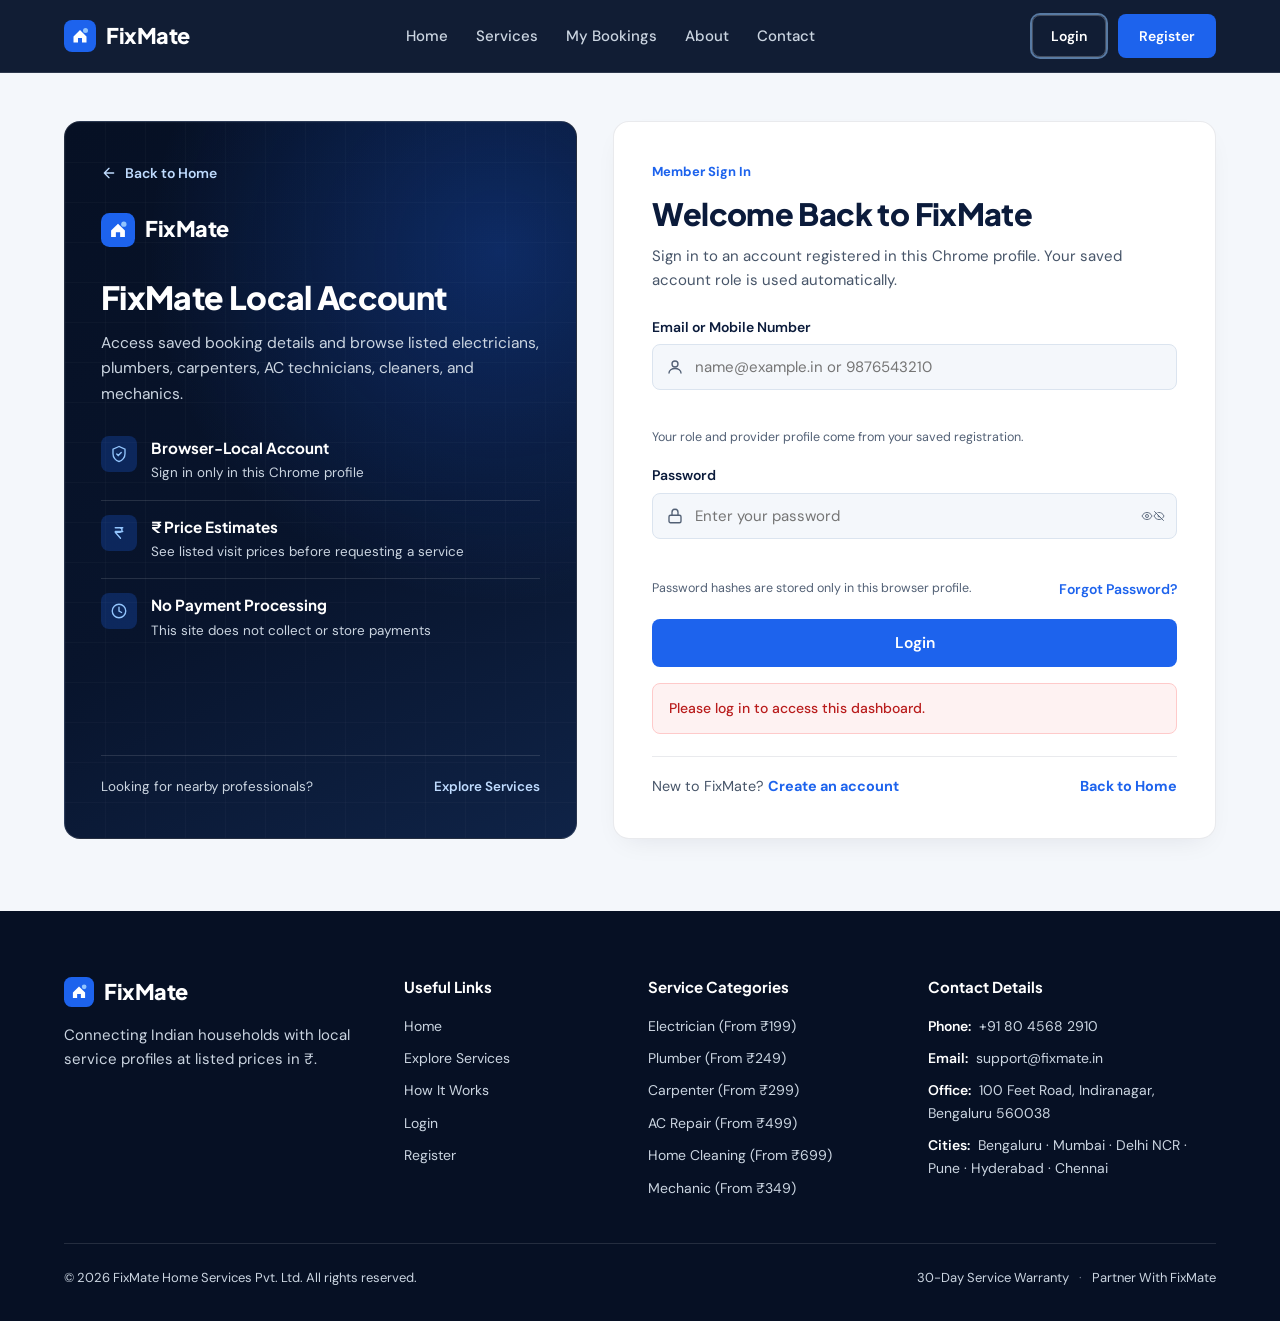
<file: fixmate-website/customer-dashboard.html>
<!doctype html>
<html lang="en">
  <head>
    <meta charset="UTF-8" />
    <meta name="viewport" content="width=device-width, initial-scale=1.0" />
    <title>Customer Dashboard – FixMate</title>
    <meta
      name="description"
      content="Manage your FixMate service bookings, view booking history, inspect ₹ price summaries, and update your profile details."
    />
    <link rel="preconnect" href="https://fonts.googleapis.com" />
    <link rel="preconnect" href="https://fonts.gstatic.com" crossorigin />
    <link
      href="https://fonts.googleapis.com/css2?family=DM+Sans:ital,opsz,wght@0,9..40,400..700;1,9..40,400..700&family=Plus+Jakarta+Sans:wght@500;600;700;800&display=swap"
      rel="stylesheet"
    />
    <link rel="stylesheet" href="css/style.css" />
  </head>
  <body>
    <a class="skip-link" href="#dashMainContent">Skip to dashboard content</a>

    <div class="dashboard-shell">
      <!-- Sidebar Backdrop (Mobile) -->
      <div class="dash-sidebar-backdrop" id="dashSidebarBackdrop" hidden></div>

      <!-- Sidebar Navigation -->
      <aside class="dash-sidebar" id="dashSidebar" aria-label="Customer Dashboard Navigation">
        <div class="dash-sidebar-top">
          <div class="dash-brand-row">
            <a href="index.html" class="brand-logo" aria-label="FixMate Home">
              <svg
                class="brand-mark"
                width="32"
                height="32"
                viewBox="0 0 32 32"
                fill="none"
                xmlns="http://www.w3.org/2000/svg"
                aria-hidden="true"
              >
                <rect width="32" height="32" rx="8" fill="#1D63ED" />
                <path
                  d="M9.5 16.5L16 10L22.5 16.5V22.5H18V18H14V22.5H9.5V16.5Z"
                  fill="#FFFFFF"
                />
                <circle cx="21.5" cy="10.5" r="2.5" fill="#93C5FD" />
              </svg>
              <span class="brand-name">FixMate</span>
            </a>

            <button
              type="button"
              class="dash-sidebar-close"
              id="dashSidebarClose"
              aria-label="Close sidebar"
            >
              <svg width="18" height="18" viewBox="0 0 24 24" fill="none" aria-hidden="true">
                <path
                  d="M6 6L18 18M18 6L6 18"
                  stroke="currentColor"
                  stroke-width="2"
                  stroke-linecap="round"
                />
              </svg>
            </button>
          </div>

          <nav class="dash-nav">
            <button
              type="button"
              class="dash-nav-item is-active"
              data-dash-section="overview"
            >
              <svg width="18" height="18" viewBox="0 0 24 24" fill="none" aria-hidden="true">
                <rect x="3" y="3" width="8" height="8" rx="1.5" stroke="currentColor" stroke-width="1.8" />
                <rect x="13" y="3" width="8" height="8" rx="1.5" stroke="currentColor" stroke-width="1.8" />
                <rect x="3" y="13" width="8" height="8" rx="1.5" stroke="currentColor" stroke-width="1.8" />
                <rect x="13" y="13" width="8" height="8" rx="1.5" stroke="currentColor" stroke-width="1.8" />
              </svg>
              <span>Overview</span>
            </button>

            <button type="button" class="dash-nav-item" data-dash-section="bookings">
              <svg width="18" height="18" viewBox="0 0 24 24" fill="none" aria-hidden="true">
                <rect x="3" y="4" width="18" height="17" rx="2" stroke="currentColor" stroke-width="1.8" />
                <path d="M8 2V6M16 2V6M3 10H21" stroke="currentColor" stroke-width="1.8" stroke-linecap="round" />
              </svg>
              <span>My Bookings</span>
            </button>

            <button type="button" class="dash-nav-item" data-dash-section="history">
              <svg width="18" height="18" viewBox="0 0 24 24" fill="none" aria-hidden="true">
                <circle cx="12" cy="12" r="9" stroke="currentColor" stroke-width="1.8" />
                <path d="M12 7V12L15 14" stroke="currentColor" stroke-width="1.8" stroke-linecap="round" />
              </svg>
              <span>Booking History</span>
            </button>

            <button type="button" class="dash-nav-item" data-dash-section="transactions">
              <svg width="18" height="18" viewBox="0 0 24 24" fill="none" aria-hidden="true">
                <rect x="3" y="5" width="18" height="14" rx="2" stroke="currentColor" stroke-width="1.8" />
                <path d="M3 10H21M7 15H11" stroke="currentColor" stroke-width="1.8" stroke-linecap="round" />
              </svg>
              <span>Transaction History</span>
            </button>

            <button type="button" class="dash-nav-item" data-dash-section="profile">
              <svg width="18" height="18" viewBox="0 0 24 24" fill="none" aria-hidden="true">
                <circle cx="12" cy="8" r="4" stroke="currentColor" stroke-width="1.8" />
                <path
                  d="M4 20C4 16.6863 7.58172 14 12 14C16.4183 14 20 16.6863 20 20"
                  stroke="currentColor"
                  stroke-width="1.8"
                  stroke-linecap="round"
                />
              </svg>
              <span>My Profile</span>
            </button>

            <a href="services.html" class="dash-nav-item">
              <svg width="18" height="18" viewBox="0 0 24 24" fill="none" aria-hidden="true">
                <circle cx="11" cy="11" r="7" stroke="currentColor" stroke-width="1.8" />
                <path d="M20 20L16.5 16.5" stroke="currentColor" stroke-width="1.8" stroke-linecap="round" />
              </svg>
              <span>Find Services</span>
            </a>
          </nav>
        </div>

        <div class="dash-sidebar-bottom">
          <button type="button" class="dash-nav-item dash-nav-logout" id="sidebarLogoutBtn">
            <svg width="18" height="18" viewBox="0 0 24 24" fill="none" aria-hidden="true">
              <path
                d="M9 21H5C3.89543 21 3 20.1046 3 19V5C3 3.89543 3.89543 3 5 3H9M16 17L21 12M21 12L16 7M21 12H9"
                stroke="currentColor"
                stroke-width="1.8"
                stroke-linecap="round"
                stroke-linejoin="round"
              />
            </svg>
            <span>Logout</span>
          </button>
        </div>
      </aside>

      <!-- Main Content Wrapper -->
      <div class="dash-main-wrap">
        <!-- Top Header -->
        <header class="dash-topbar">
          <div class="dash-topbar-left">
            <button
              type="button"
              class="dash-mobile-toggle"
              id="dashMobileToggle"
              aria-label="Open sidebar menu"
              aria-expanded="false"
            >
              <svg width="20" height="20" viewBox="0 0 24 24" fill="none" aria-hidden="true">
                <path
                  d="M4 7H20M4 12H20M4 17H20"
                  stroke="currentColor"
                  stroke-width="2"
                  stroke-linecap="round"
                />
              </svg>
            </button>
            <span class="dash-topbar-breadcrumb" id="dashSectionBreadcrumb">
              Customer Dashboard / Overview
            </span>
          </div>

          <div class="dash-topbar-right">
            <a href="services.html" class="btn-primary dash-topbar-cta">Book Another Service</a>

            <div class="dash-notif-wrap">
              <button
                type="button"
                class="dash-icon-btn"
                id="dashNotifBtn"
                aria-label="View notifications"
                aria-expanded="false"
              >
                <svg width="18" height="18" viewBox="0 0 24 24" fill="none" aria-hidden="true">
                  <path
                    d="M18 8A6 6 0 1 0 6 8C6 15 3 17 3 17H21C21 17 18 15 18 8Z"
                    stroke="currentColor"
                    stroke-width="1.8"
                    stroke-linejoin="round"
                  />
                  <path
                    d="M13.73 21A2 2 0 0 1 10.27 21"
                    stroke="currentColor"
                    stroke-width="1.8"
                    stroke-linecap="round"
                  />
                </svg>
                <span class="dash-notif-count" id="dashNotifCount">0</span>
              </button>

              <div class="dash-notif-popover" id="dashNotifPopover" hidden>
                <div class="dash-notif-header">
                  <h2 class="dash-notif-title">Booking Updates</h2>
                  <button type="button" class="btn-text-reset" id="markNotifsReadBtn">
                    Mark all read
                  </button>
                </div>
                <div class="dash-notif-list" id="dashNotifList"></div>
              </div>
            </div>

            <button
              type="button"
              class="dash-profile-trigger"
              id="topbarProfileBtn"
              aria-label="Go to My Profile"
            >
              <span class="dash-mini-avatar" id="topbarAvatarInitials">FM</span>
              <span id="topbarCustomerName">Customer</span>
            </button>

            <button type="button" class="btn-outline-card" id="topbarLogoutBtn">Logout</button>
          </div>
        </header>

        <main class="dash-content" id="dashMainContent">
          <!-- Welcome Header -->
          <div class="dash-welcome-row">
            <div>
              <h1 class="dash-welcome-title" id="welcomeHeading">Welcome to FixMate</h1>
              <p class="dash-welcome-sub">Manage your services and bookings in one place.</p>
              <p class="dash-demo-note">
                Frontend-only demo session. Passwords and payments are not stored or processed.
              </p>
            </div>

          </div>

          <!-- Feedback Toast Banner -->
          <div
            class="auth-feedback-box is-success dash-feedback-spacer"
            id="dashGlobalNotice"
            role="status"
            aria-live="polite"
            hidden
          ></div>

          <!-- ===============================================================
               Section 1: Overview
               =============================================================== -->
          <section class="dash-panel" id="panel-overview" aria-label="Dashboard Overview">
            <div class="dash-stats-grid">
              <article class="dash-stat-card">
                <div class="dash-stat-top">
                  <span class="dash-stat-label">Total Bookings</span>
                  <span class="dash-stat-icon" aria-hidden="true">
                    <svg width="18" height="18" viewBox="0 0 24 24" fill="none">
                      <rect x="3" y="4" width="18" height="17" rx="2" stroke="currentColor" stroke-width="1.8" />
                      <path d="M3 10H21" stroke="currentColor" stroke-width="1.8" />
                    </svg>
                  </span>
                </div>
                <p class="dash-stat-value" id="statTotalBookings">0</p>
                <p class="dash-stat-sub" id="statTotalSub">All recorded requests</p>
              </article>

              <article class="dash-stat-card">
                <div class="dash-stat-top">
                  <span class="dash-stat-label">Active Bookings</span>
                  <span class="dash-stat-icon" aria-hidden="true">
                    <svg width="18" height="18" viewBox="0 0 24 24" fill="none">
                      <circle cx="12" cy="12" r="9" stroke="currentColor" stroke-width="1.8" />
                      <path d="M12 7V12L15 14" stroke="currentColor" stroke-width="1.8" stroke-linecap="round" />
                    </svg>
                  </span>
                </div>
                <p class="dash-stat-value" id="statActiveBookings">0</p>
                <p class="dash-stat-sub" id="statActiveSub">0 Pending · 0 Confirmed</p>
              </article>

              <article class="dash-stat-card">
                <div class="dash-stat-top">
                  <span class="dash-stat-label">Completed Bookings</span>
                  <span class="dash-stat-icon" aria-hidden="true">
                    <svg width="18" height="18" viewBox="0 0 24 24" fill="none">
                      <path d="M20 7L9 18L4 13" stroke="currentColor" stroke-width="1.8" stroke-linecap="round" />
                    </svg>
                  </span>
                </div>
                <p class="dash-stat-value" id="statCompletedBookings">0</p>
                <p class="dash-stat-sub" id="statCompletedSub">Finished services</p>
              </article>

              <article class="dash-stat-card">
                <div class="dash-stat-top">
                  <span class="dash-stat-label">Cancelled Bookings</span>
                  <span class="dash-stat-icon" aria-hidden="true">
                    <svg width="18" height="18" viewBox="0 0 24 24" fill="none">
                      <circle cx="12" cy="12" r="9" stroke="currentColor" stroke-width="1.8" />
                      <path d="M9 9L15 15M15 9L9 15" stroke="currentColor" stroke-width="1.8" stroke-linecap="round" />
                    </svg>
                  </span>
                </div>
                <p class="dash-stat-value" id="statCancelledBookings">0</p>
                <p class="dash-stat-sub" id="statCancelledSub">0 Rejected</p>
              </article>
            </div>

            <!-- Recent Bookings (Latest 5) -->
            <div class="dash-card">
              <div class="dash-card-header">
                <h2 class="dash-card-title">Recent Bookings</h2>
                <button
                  type="button"
                  class="btn-text-reset"
                  id="viewAllBookingsLink"
                >
                  View all bookings
                </button>
              </div>

              <div class="dash-table-wrap" id="recentBookingsWrap">
                <table class="dash-table">
                  <thead>
                    <tr>
                      <th>Booking ID</th>
                      <th>Service &amp; Provider</th>
                      <th>Date &amp; Time</th>
                      <th>Est. Amount</th>
                      <th>Status</th>
                      <th>Action</th>
                    </tr>
                  </thead>
                  <tbody id="recentBookingsBody"></tbody>
                </table>
              </div>

              <div class="empty-services-state" id="overviewEmptyState" hidden>
                <h3>You haven't booked any services yet.</h3>
                <p>
                  Explore the available services and book a local helper when you are ready.
                </p>
                <a href="services.html" class="btn-primary">Find Services</a>
              </div>
            </div>
          </section>

          <!-- ===============================================================
               Section 2: My Bookings
               =============================================================== -->
          <section class="dash-panel" id="panel-bookings" aria-label="My Bookings" hidden>
            <div class="dash-card">
              <div class="dash-card-header">
                <h2 class="dash-card-title">My Bookings</h2>
                <a href="services.html" class="btn-primary">Find Services</a>
              </div>

              <div class="dash-status-tabs" id="customerStatusTabs" role="tablist" aria-label="Filter by booking status">
                <button type="button" class="dash-status-tab is-active" role="tab" aria-selected="true" data-status-tab="all">All</button>
                <button type="button" class="dash-status-tab" role="tab" aria-selected="false" data-status-tab="Pending">Pending</button>
                <button type="button" class="dash-status-tab" role="tab" aria-selected="false" data-status-tab="Confirmed">Confirmed</button>
                <button type="button" class="dash-status-tab" role="tab" aria-selected="false" data-status-tab="Completed">Completed</button>
                <button type="button" class="dash-status-tab" role="tab" aria-selected="false" data-status-tab="Cancelled">Cancelled</button>
                <button type="button" class="dash-status-tab" role="tab" aria-selected="false" data-status-tab="Rejected">Rejected</button>
              </div>

              <div class="dash-filters-bar dash-filters-bar-4">
                <input
                  type="text"
                  id="bookingSearchInput"
                  placeholder="Search by booking ID, provider, or service..."
                  aria-label="Search bookings"
                />
                <select id="bookingStatusFilter" aria-label="Filter by booking status">
                  <option value="all">All Statuses</option>
                  <option value="Pending">Pending</option>
                  <option value="Confirmed">Confirmed</option>
                  <option value="Completed">Completed</option>
                  <option value="Cancelled">Cancelled</option>
                  <option value="Rejected">Rejected</option>
                </select>
                <input
                  type="date"
                  id="bookingDateFilter"
                  aria-label="Filter by booking date"
                />
                <select id="bookingDateSort" aria-label="Sort bookings by date">
                  <option value="newest">Date: Newest First</option>
                  <option value="oldest">Date: Oldest First</option>
                </select>
              </div>

              <div class="dash-table-wrap" id="myBookingsTableWrap">
                <table class="dash-table">
                  <thead>
                    <tr>
                      <th>Booking ID</th>
                      <th>Service &amp; Provider</th>
                      <th>Location</th>
                      <th>Date &amp; Time</th>
                      <th>Est. Price</th>
                      <th>Status</th>
                      <th>Actions</th>
                    </tr>
                  </thead>
                  <tbody id="myBookingsBody"></tbody>
                </table>
              </div>

              <div class="empty-services-state" id="myBookingsEmptyState" hidden>
                <h3>You haven't booked any services yet.</h3>
                <p>
                  No bookings match your search, status, or date filter. Reset filters or browse
                  verified local professionals.
                </p>
                <div class="confirmation-actions">
                  <button type="button" class="btn-outline-card" id="resetBookingsFiltersBtn">
                    Reset Filters
                  </button>
                  <a href="services.html" class="btn-primary">Find Services</a>
                </div>
              </div>
            </div>
          </section>

          <!-- ===============================================================
               Section 3: Booking History (Completed, Cancelled & Rejected)
               =============================================================== -->
          <section class="dash-panel" id="panel-history" aria-label="Booking History" hidden>
            <div class="dash-card">
              <div class="dash-card-header">
                <div>
                  <h2 class="dash-card-title">Booking History</h2>
                  <p class="dash-demo-note" style="margin-top: 2px">
                    Completed, cancelled, and rejected service requests
                  </p>
                </div>
                <a href="services.html" class="btn-primary">Book Another Service</a>
              </div>

              <div class="dash-table-wrap" id="historyTableWrap">
                <table class="dash-table">
                  <thead>
                    <tr>
                      <th>Service Name</th>
                      <th>Provider Name</th>
                      <th>Booking Date</th>
                      <th>Amount (₹)</th>
                      <th>Final Status</th>
                      <th>Action</th>
                    </tr>
                  </thead>
                  <tbody id="historyBookingsBody"></tbody>
                </table>
              </div>

              <div class="empty-services-state" id="historyEmptyState" hidden>
                <h3>No past completed, cancelled, or rejected bookings</h3>
                <p>
                  Completed services, cancelled requests, and rejected requests will appear here for
                  your reference.
                </p>
                <a href="services.html" class="btn-primary">Find Services</a>
              </div>
            </div>
          </section>

          <section class="dash-panel" id="panel-transactions" aria-label="Transaction History" hidden>
            <div class="dash-card">
              <div class="dash-card-header">
                <h2 class="dash-card-title">Transaction History</h2>
              </div>
              <div class="empty-services-state">
                <h3>No transactions have been made yet.</h3>
                <p>This frontend demo does not collect or record payments.</p>
              </div>
            </div>
          </section>

          <!-- ===============================================================
               Section 4: My Profile
               =============================================================== -->
          <section class="dash-panel" id="panel-profile" aria-label="My Profile" hidden>
            <div class="dash-card">
              <div class="dash-profile-header">
                <div class="dash-profile-identity">
                  <div class="dash-profile-avatar-lg" id="profileAvatarInitials">AM</div>
                  <div>
                    <h2 class="dash-card-title" id="profileDisplayName">Customer</h2>
                    <p class="dash-welcome-sub" id="profileDisplaySub">
                      Customer Account
                    </p>
                  </div>
                </div>
                <button type="button" class="btn-primary" id="editProfileBtn">Edit Profile</button>
              </div>

              <!-- Read-only Profile Display -->
              <div class="dash-profile-grid" id="profileViewGrid">
                <div>
                  <span class="info-block-label">Full Name</span>
                  <span class="info-block-value" id="profViewName">—</span>
                </div>
                <div>
                  <span class="info-block-label">Email Address</span>
                  <span class="info-block-value" id="profViewEmail">—</span>
                </div>
                <div>
                  <span class="info-block-label">Mobile Number</span>
                  <span class="info-block-value" id="profViewPhone">—</span>
                </div>
                <div>
                  <span class="info-block-label">Saved Address</span>
                  <span class="info-block-value" id="profViewAddress">—</span>
                </div>
                <div>
                  <span class="info-block-label">City</span>
                  <span class="info-block-value" id="profViewCity">—</span>
                </div>
                <div>
                  <span class="info-block-label">PIN Code</span>
                  <span class="info-block-value" id="profViewPin">—</span>
                </div>
              </div>

              <!-- Editable Profile Form -->
              <form class="dash-profile-form" id="profileEditForm" hidden novalidate>
                <div class="form-row-two">
                  <div class="form-field">
                    <label for="profEditName">Full Name</label>
                    <input type="text" id="profEditName" required />
                    <span class="field-error" id="profEditNameError" aria-live="polite"></span>
                  </div>
                  <div class="form-field">
                    <label for="profEditEmail">Email Address</label>
                    <input type="email" id="profEditEmail" required />
                    <span class="field-error" id="profEditEmailError" aria-live="polite"></span>
                  </div>
                </div>

                <div class="form-row-two">
                  <div class="form-field">
                    <label for="profEditPhone">Mobile Number (+91)</label>
                    <input type="tel" id="profEditPhone" maxlength="10" required />
                    <span class="field-error" id="profEditPhoneError" aria-live="polite"></span>
                  </div>
                  <div class="form-field">
                    <label for="profEditCity">City</label>
                    <input type="text" id="profEditCity" required />
                    <span class="field-error" id="profEditCityError" aria-live="polite"></span>
                  </div>
                </div>

                <div class="form-row-two">
                  <div class="form-field">
                    <label for="profEditAddress">Saved Address</label>
                    <input type="text" id="profEditAddress" required />
                    <span class="field-error" id="profEditAddressError" aria-live="polite"></span>
                  </div>
                  <div class="form-field">
                    <label for="profEditPin">PIN Code</label>
                    <input type="text" id="profEditPin" maxlength="6" required />
                    <span class="field-error" id="profEditPinError" aria-live="polite"></span>
                  </div>
                </div>

                <div class="dash-profile-actions">
                  <button type="submit" class="btn-primary">Save Profile</button>
                  <button type="button" class="btn-outline-card" id="cancelEditProfileBtn">
                    Cancel
                  </button>
                </div>
              </form>

              <div
                class="auth-feedback-box dash-feedback-top-spacer"
                id="profileSaveFeedback"
                role="status"
                aria-live="polite"
                hidden
              ></div>
            </div>
          </section>
        </main>

        <footer class="dash-footer">
          <span>&copy; <span id="currentYear">2026</span> FixMate Home Services Pvt. Ltd.</span>
          <span>Helpline: +91 80 4568 2910 · support@fixmate.in</span>
        </footer>
      </div>
    </div>

    <!-- Booking Details Modal -->
    <div
      class="modal-backdrop"
      id="bookingDetailsModal"
      role="dialog"
      aria-modal="true"
      aria-labelledby="detailsModalTitle"
      hidden
    >
      <div class="modal-dialog modal-dialog-wide">
        <div class="modal-header">
          <div>
            <p class="modal-eyebrow" id="detailsModalRef">FM-2026-000000</p>
            <h2 class="modal-title" id="detailsModalTitle">Booking Details</h2>
          </div>
          <button
            type="button"
            class="modal-close-btn"
            data-close-modal="bookingDetailsModal"
            aria-label="Close booking details"
          >
            <svg width="20" height="20" viewBox="0 0 24 24" fill="none" aria-hidden="true">
              <path
                d="M6 6L18 18M18 6L6 18"
                stroke="currentColor"
                stroke-width="2"
                stroke-linecap="round"
              />
            </svg>
          </button>
        </div>

        <div class="profile-specs-grid" id="detailsModalGrid"></div>

        <div class="profile-rate-list">
          <h3 class="profile-rate-heading">Price Breakdown (₹)</h3>
          <div id="detailsModalPriceList"></div>
        </div>

        <div
          id="detailsModalInstructionsWrap"
          class="details-instructions-text"
        ></div>

        <div class="booking-timeline-box">
          <h3 class="profile-rate-heading">Booking Progress Timeline</h3>
          <ol class="booking-timeline-list" id="detailsModalTimeline"></ol>
        </div>

        <button type="button" class="btn-primary btn-full" data-close-modal="bookingDetailsModal">
          Close Details
        </button>
      </div>
    </div>

    <!-- Cancel Booking Confirmation Modal -->
    <div
      class="modal-backdrop"
      id="cancelBookingModal"
      role="dialog"
      aria-modal="true"
      aria-labelledby="cancelModalTitle"
      hidden
    >
      <div class="modal-dialog">
        <div class="modal-header">
          <div>
            <p class="modal-eyebrow">Cancel Eligible Booking</p>
            <h2 class="modal-title" id="cancelModalTitle">Confirm Cancellation</h2>
          </div>
          <button
            type="button"
            class="modal-close-btn"
            data-close-modal="cancelBookingModal"
            aria-label="Close cancel confirmation"
          >
            <svg width="20" height="20" viewBox="0 0 24 24" fill="none" aria-hidden="true">
              <path
                d="M6 6L18 18M18 6L6 18"
                stroke="currentColor"
                stroke-width="2"
                stroke-linecap="round"
              />
            </svg>
          </button>
        </div>

        <p class="profile-bio" id="cancelModalDesc">
          Are you sure you want to cancel this eligible demonstration booking?
        </p>

        <div class="provider-card-actions">
          <button type="button" class="btn-outline-card" data-close-modal="cancelBookingModal">
            Keep Booking
          </button>
          <button type="button" class="btn-book-provider" id="confirmCancelBookingBtn">
            Yes, Cancel Booking
          </button>
        </div>
      </div>
    </div>

    <!-- Demo Logout Modal -->
    <div
      class="modal-backdrop"
      id="logoutModal"
      role="dialog"
      aria-modal="true"
      aria-labelledby="logoutModalTitle"
      hidden
    >
      <div class="modal-dialog">
        <div class="modal-header">
          <div>
            <p class="modal-eyebrow">Session Preview</p>
            <h2 class="modal-title" id="logoutModalTitle">Leave Customer Dashboard?</h2>
          </div>
          <button
            type="button"
            class="modal-close-btn"
            data-close-modal="logoutModal"
            aria-label="Close logout dialog"
          >
            <svg width="20" height="20" viewBox="0 0 24 24" fill="none" aria-hidden="true">
              <path
                d="M6 6L18 18M18 6L6 18"
                stroke="currentColor"
                stroke-width="2"
                stroke-linecap="round"
              />
            </svg>
          </button>
        </div>
        <p class="profile-bio">
          This is a frontend demonstration dashboard. You can return to the FixMate Login page or
          Homepage anytime.
        </p>
        <div class="provider-card-actions">
          <a href="login.html" class="btn-outline-card">Go to Login</a>
          <button type="button" class="btn-book-provider" id="confirmLogoutBtn">Logout</button>
          <a href="index.html" class="btn-outline-card">Back to Home</a>
        </div>
      </div>
    </div>

    <script type="module" src="js/auth-session.js"></script>
    <script type="module" src="js/customer-dashboard.js"></script>
  </body>
</html>
</file>
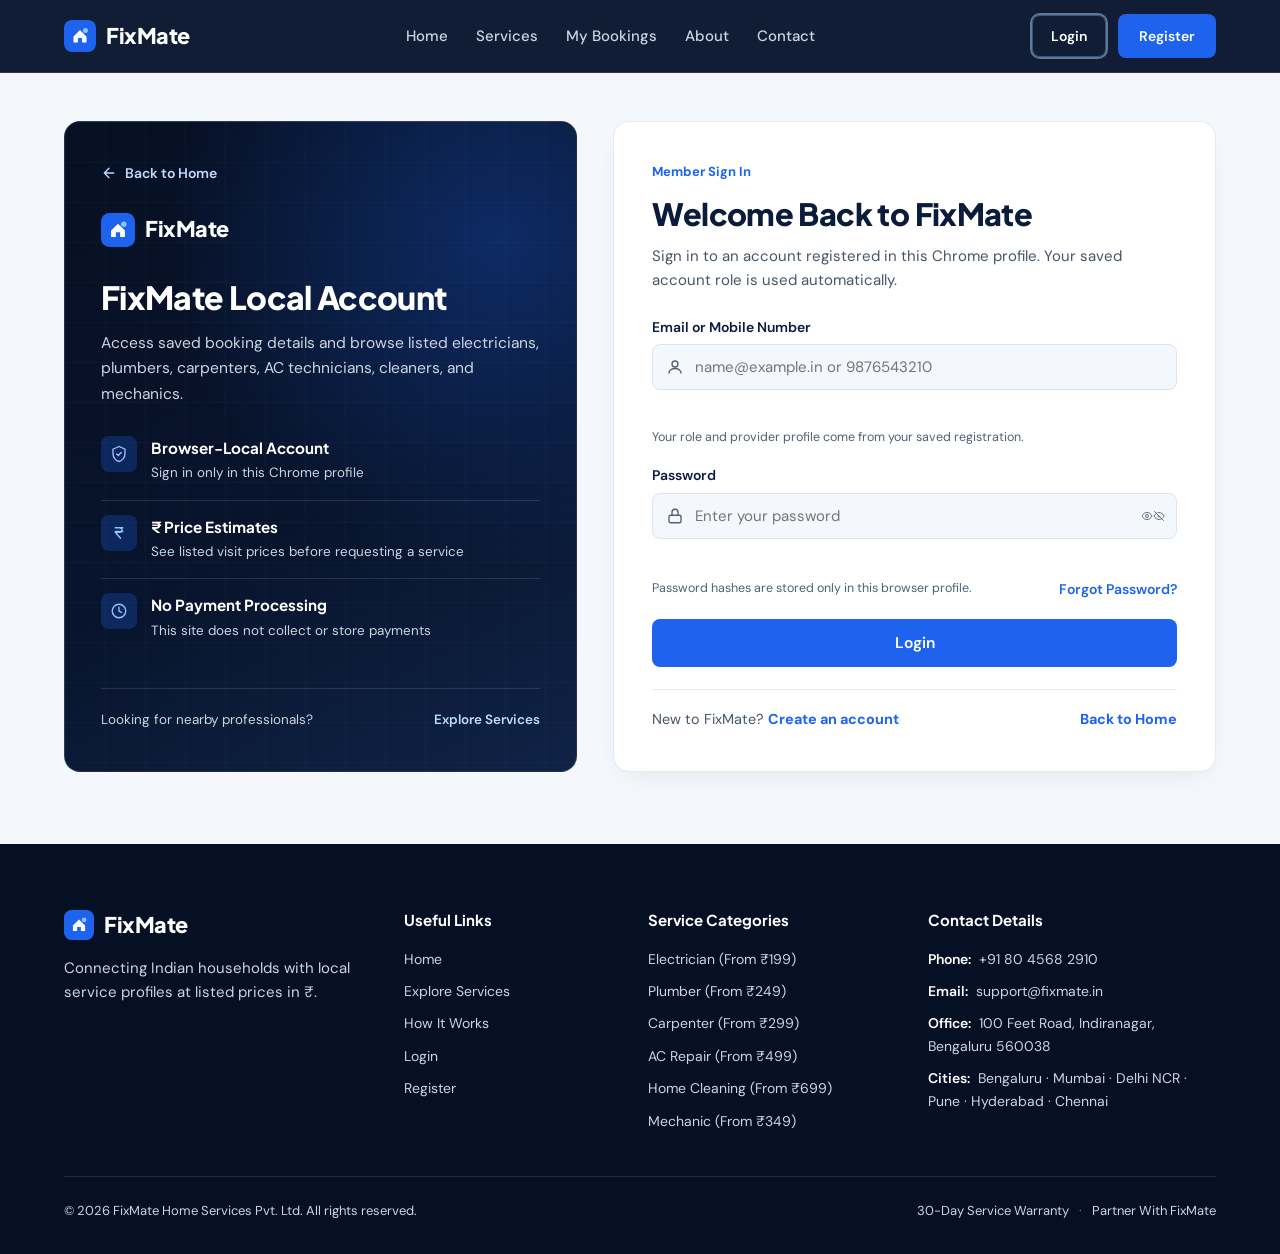
<file: fixmate-website/login.html>
<!doctype html>
<html lang="en">
  <head>
    <meta charset="UTF-8" />
    <meta name="viewport" content="width=device-width, initial-scale=1.0" />
    <title>Login – FixMate</title>
    <meta
      name="description"
      content="Sign in to your browser-local FixMate account to manage bookings and view local service estimates."
    />
    <link rel="preconnect" href="https://fonts.googleapis.com" />
    <link rel="preconnect" href="https://fonts.gstatic.com" crossorigin />
    <link
      href="https://fonts.googleapis.com/css2?family=DM+Sans:ital,opsz,wght@0,9..40,400..700;1,9..40,400..700&family=Plus+Jakarta+Sans:wght@500;600;700;800&display=swap"
      rel="stylesheet"
    />
    <link rel="stylesheet" href="css/style.css" />
  </head>
  <body>
    <a class="skip-link" href="#main-content">Skip to main content</a>

    <!-- Header / Navbar -->
    <header class="site-header" id="siteHeader">
      <div class="container header-inner">
        <a href="index.html" class="brand-logo" aria-label="FixMate Home">
          <svg
            class="brand-mark"
            width="32"
            height="32"
            viewBox="0 0 32 32"
            fill="none"
            xmlns="http://www.w3.org/2000/svg"
            aria-hidden="true"
          >
            <rect width="32" height="32" rx="8" fill="#1D63ED" />
            <path
              d="M9.5 16.5L16 10L22.5 16.5V22.5H18V18H14V22.5H9.5V16.5Z"
              fill="#FFFFFF"
            />
            <circle cx="21.5" cy="10.5" r="2.5" fill="#93C5FD" />
          </svg>
          <span class="brand-name">FixMate</span>
        </a>

        <nav class="main-nav" aria-label="Primary Navigation">
          <a href="index.html" class="nav-link">Home</a>
          <a href="services.html" class="nav-link">Services</a>
          <a href="customer-dashboard.html" class="nav-link">My Bookings</a>
          <a href="index.html#about" class="nav-link">About</a>
          <a href="index.html#contact" class="nav-link">Contact</a>
        </nav>

        <div class="header-actions">
          <a href="login.html" class="btn-ghost is-active-action" aria-current="page">Login</a>
          <a href="register.html" class="btn-primary">Register</a>
        </div>

        <button
          type="button"
          class="mobile-menu-btn"
          id="mobileMenuBtn"
          aria-expanded="false"
          aria-controls="mobileDrawer"
          aria-label="Open navigation menu"
        >
          <svg width="24" height="24" viewBox="0 0 24 24" fill="none" aria-hidden="true">
            <path
              d="M4 7H20M4 12H20M4 17H20"
              stroke="currentColor"
              stroke-width="2"
              stroke-linecap="round"
            />
          </svg>
        </button>
      </div>

      <div class="mobile-drawer" id="mobileDrawer" hidden>
        <nav class="mobile-nav" aria-label="Mobile Navigation">
          <a href="index.html" class="mobile-nav-link">Home</a>
          <a href="services.html" class="mobile-nav-link">Services</a>
          <a href="customer-dashboard.html" class="mobile-nav-link">My Bookings</a>
          <a href="index.html#about" class="mobile-nav-link">About</a>
          <a href="index.html#contact" class="mobile-nav-link">Contact</a>
        </nav>
        <div class="mobile-drawer-actions">
          <a href="login.html" class="btn-outline-dark" aria-current="page">Login</a>
          <a href="register.html" class="btn-primary">Register</a>
        </div>
      </div>
    </header>

    <main id="main-content" class="auth-page-main">
      <div class="container">
        <div class="auth-split-layout">
          <!-- Left Branding & Highlights Column -->
          <aside class="auth-showcase-panel" aria-label="FixMate Member Benefits">
            <div class="auth-showcase-content">
              <a href="index.html" class="auth-back-link">
                <svg width="16" height="16" viewBox="0 0 24 24" fill="none" aria-hidden="true">
                  <path
                    d="M19 12H5M12 19L5 12L12 5"
                    stroke="currentColor"
                    stroke-width="2"
                    stroke-linecap="round"
                    stroke-linejoin="round"
                  />
                </svg>
                <span>Back to Home</span>
              </a>

              <div class="auth-showcase-brand">
                <a href="index.html" class="brand-logo" aria-label="FixMate">
                  <svg
                    class="brand-mark"
                    width="34"
                    height="34"
                    viewBox="0 0 32 32"
                    fill="none"
                    xmlns="http://www.w3.org/2000/svg"
                    aria-hidden="true"
                  >
                    <rect width="32" height="32" rx="8" fill="#1D63ED" />
                    <path
                      d="M9.5 16.5L16 10L22.5 16.5V22.5H18V18H14V22.5H9.5V16.5Z"
                      fill="#FFFFFF"
                    />
                    <circle cx="21.5" cy="10.5" r="2.5" fill="#93C5FD" />
                  </svg>
                  <span class="brand-name">FixMate</span>
                </a>
              </div>

              <h2 class="auth-showcase-title">FixMate Local Account</h2>
              <p class="auth-showcase-desc">
                Access saved booking details and browse listed electricians, plumbers, carpenters,
                AC technicians, cleaners, and mechanics.
              </p>

              <div class="auth-highlights-list">
                <div class="auth-highlight-item">
                  <div class="auth-highlight-icon" aria-hidden="true">
                    <svg width="18" height="18" viewBox="0 0 24 24" fill="none">
                      <path
                        d="M12 2L4 5.5V11.5C4 16.5 7.4 21 12 22C16.6 21 20 16.5 20 11.5V5.5L12 2Z"
                        stroke="currentColor"
                        stroke-width="1.8"
                      />
                      <path
                        d="M9 12L11 14L15 10"
                        stroke="currentColor"
                        stroke-width="1.8"
                        stroke-linecap="round"
                      />
                    </svg>
                  </div>
                  <div>
                    <p class="auth-highlight-title">Browser-Local Account</p>
                    <p class="auth-highlight-sub">Sign in only in this Chrome profile</p>
                  </div>
                </div>

                <div class="auth-highlight-item">
                  <div class="auth-highlight-icon" aria-hidden="true">
                    <svg width="18" height="18" viewBox="0 0 24 24" fill="none">
                      <path
                        d="M7 5H17M7 10H17M13 5C14.6569 5 16 6.34315 16 8C16 9.65685 14.6569 11 13 11H7L14 19"
                        stroke="currentColor"
                        stroke-width="1.8"
                        stroke-linecap="round"
                        stroke-linejoin="round"
                      />
                    </svg>
                  </div>
                  <div>
                    <p class="auth-highlight-title">₹ Price Estimates</p>
                    <p class="auth-highlight-sub">See listed visit prices before requesting a service</p>
                  </div>
                </div>

                <div class="auth-highlight-item">
                  <div class="auth-highlight-icon" aria-hidden="true">
                    <svg width="18" height="18" viewBox="0 0 24 24" fill="none">
                      <circle cx="12" cy="12" r="9" stroke="currentColor" stroke-width="1.8" />
                      <path d="M12 7V12L15.5 14" stroke="currentColor" stroke-width="1.8" stroke-linecap="round" />
                    </svg>
                  </div>
                  <div>
                    <p class="auth-highlight-title">No Payment Processing</p>
                    <p class="auth-highlight-sub">This site does not collect or store payments</p>
                  </div>
                </div>
              </div>
            </div>

            <div class="auth-showcase-footer">
              <span>Looking for nearby professionals?</span>
              <a href="services.html">Explore Services</a>
            </div>
          </aside>

          <!-- Right Login Form Card -->
          <section class="auth-card" aria-labelledby="loginHeading">
            <div class="auth-card-header">
              <p class="auth-card-eyebrow">Member Sign In</p>
              <h1 class="auth-card-title" id="loginHeading">Welcome Back to FixMate</h1>
              <p class="auth-card-subtitle">
                Sign in to an account registered in this Chrome profile. Your saved account role is used automatically.
              </p>
            </div>

            <form class="auth-page-form" id="loginForm" method="post" novalidate>
              <div class="form-field">
                <label for="loginIdentifier">Email or Mobile Number</label>
                <div class="input-icon-wrap">
                  <svg
                    class="input-prefix-icon"
                    width="18"
                    height="18"
                    viewBox="0 0 24 24"
                    fill="none"
                    aria-hidden="true"
                  >
                    <circle cx="12" cy="8" r="4" stroke="currentColor" stroke-width="1.8" />
                    <path
                      d="M4 20C4 16.6863 7.58172 14 12 14C16.4183 14 20 16.6863 20 20"
                      stroke="currentColor"
                      stroke-width="1.8"
                      stroke-linecap="round"
                    />
                  </svg>
                  <input
                    type="text"
                    id="loginIdentifier"
                    name="identifier"
                    placeholder="name@example.in or 9876543210"
                    autocomplete="username"
                    required
                  />
                </div>
                <span class="field-error" id="loginIdentifierError" aria-live="polite"></span>
              </div>

              <p class="field-hint">Your role and provider profile come from your saved registration.</p>

              <div class="form-field">
                <label for="loginPassword">Password</label>
                <div class="input-icon-wrap has-toggle">
                  <svg
                    class="input-prefix-icon"
                    width="18"
                    height="18"
                    viewBox="0 0 24 24"
                    fill="none"
                    aria-hidden="true"
                  >
                    <rect
                      x="4"
                      y="11"
                      width="16"
                      height="10"
                      rx="2"
                      stroke="currentColor"
                      stroke-width="1.8"
                    />
                    <path
                      d="M8 11V7C8 4.79086 9.79086 3 12 3C14.2091 3 16 4.79086 16 7V11"
                      stroke="currentColor"
                      stroke-width="1.8"
                    />
                  </svg>
                  <input
                    type="password"
                    id="loginPassword"
                    name="password"
                    placeholder="Enter your password"
                    autocomplete="current-password"
                    required
                  />
                  <button
                    type="button"
                    class="password-toggle-btn"
                    data-toggle-password="loginPassword"
                    aria-label="Show password"
                    aria-pressed="false"
                  >
                    <svg class="icon-eye" width="18" height="18" viewBox="0 0 24 24" fill="none" aria-hidden="true">
                      <path
                        d="M2 12C4.5 7 8 5 12 5C16 5 19.5 7 22 12C19.5 17 16 19 12 19C8 19 4.5 17 2 12Z"
                        stroke="currentColor"
                        stroke-width="1.8"
                      />
                      <circle cx="12" cy="12" r="3" stroke="currentColor" stroke-width="1.8" />
                    </svg>
                    <svg class="icon-eye-off" width="18" height="18" viewBox="0 0 24 24" fill="none" aria-hidden="true" hidden>
                      <path
                        d="M3 3L21 21M10.58 10.58A2 2 0 0 0 13.42 13.42M9.88 5.09A9.77 9.77 0 0 1 12 5C16 5 19.5 7 22 12A13.16 13.16 0 0 1 18.88 16.32M6.61 6.61A13.52 13.52 0 0 0 2 12C4.5 17 8 19 12 19C13.68 19 15.27 18.64 16.71 17.98"
                        stroke="currentColor"
                        stroke-width="1.8"
                        stroke-linecap="round"
                      />
                    </svg>
                  </button>
                </div>
                <span class="field-error" id="loginPasswordError" aria-live="polite"></span>
              </div>

              <div class="auth-options-row">
                <span class="field-hint">Password hashes are stored only in this browser profile.</span>
                <button type="button" class="auth-inline-link" id="forgotPasswordBtn">
                  Forgot Password?
                </button>
              </div>

              <button type="submit" class="btn-primary btn-full auth-submit-btn">Login</button>

              <div class="auth-feedback-box" id="loginFeedback" role="status" aria-live="polite" hidden></div>
            </form>

            <!-- Inline Forgot Password Panel -->
            <div class="forgot-panel" id="forgotPanel" hidden>
              <div class="forgot-panel-header">
                <h2 class="forgot-panel-title">Reset Password Help</h2>
                <button type="button" class="auth-inline-link" id="closeForgotPanelBtn">Close</button>
              </div>
              <p class="field-hint">
                Password reset is unavailable for browser-local accounts. Use your saved password to sign in.
              </p>
              <form id="forgotForm" method="post" novalidate>
                <div class="forgot-inline-row">
                  <input
                    type="text"
                    id="forgotIdentifier"
                    placeholder="Email or 10-digit mobile"
                    aria-label="Recovery email or mobile number"
                  />
                  <button type="submit" class="btn-primary">Send Link</button>
                </div>
                <span class="field-error" id="forgotError" aria-live="polite"></span>
                <div class="auth-feedback-box" id="forgotFeedback" role="status" hidden></div>
              </form>
            </div>

            <div class="auth-switch-footer">
              <span>New to FixMate? <a href="register.html">Create an account</a></span>
              <a href="index.html">Back to Home</a>
            </div>
          </section>
        </div>
      </div>
    </main>

    <!-- Footer -->
    <footer class="site-footer">
      <div class="container">
        <div class="footer-grid">
          <div class="footer-brand-col">
            <a href="index.html" class="brand-logo footer-logo" aria-label="FixMate Home">
              <svg
                class="brand-mark"
                width="30"
                height="30"
                viewBox="0 0 32 32"
                fill="none"
                xmlns="http://www.w3.org/2000/svg"
                aria-hidden="true"
              >
                <rect width="32" height="32" rx="8" fill="#1D63ED" />
                <path
                  d="M9.5 16.5L16 10L22.5 16.5V22.5H18V18H14V22.5H9.5V16.5Z"
                  fill="#FFFFFF"
                />
                <circle cx="21.5" cy="10.5" r="2.5" fill="#93C5FD" />
              </svg>
              <span class="brand-name brand-name-light">FixMate</span>
            </a>
            <p class="footer-tagline">
              Connecting Indian households with local service profiles at listed prices in ₹.
            </p>
          </div>

          <div class="footer-links-col">
            <h3 class="footer-heading">Useful Links</h3>
            <ul class="footer-links">
              <li><a href="index.html">Home</a></li>
              <li><a href="services.html">Explore Services</a></li>
              <li><a href="index.html#how-it-works">How It Works</a></li>
              <li><a href="login.html">Login</a></li>
              <li><a href="register.html">Register</a></li>
            </ul>
          </div>

          <div class="footer-links-col">
            <h3 class="footer-heading">Service Categories</h3>
            <ul class="footer-links">
              <li><a href="services.html?category=Electrician">Electrician (From ₹199)</a></li>
              <li><a href="services.html?category=Plumber">Plumber (From ₹249)</a></li>
              <li><a href="services.html?category=Carpenter">Carpenter (From ₹299)</a></li>
              <li><a href="services.html?category=AC+Repair">AC Repair (From ₹499)</a></li>
              <li><a href="services.html?category=Home+Cleaning">Home Cleaning (From ₹699)</a></li>
              <li><a href="services.html?category=Mechanic">Mechanic (From ₹349)</a></li>
            </ul>
          </div>

          <div class="footer-links-col">
            <h3 class="footer-heading">Contact Details</h3>
            <ul class="footer-contact-list">
              <li>
                <span class="footer-contact-label">Phone:</span>
                <a href="tel:+918045682910">+91 80 4568 2910</a>
              </li>
              <li>
                <span class="footer-contact-label">Email:</span>
                <a href="mailto:support@fixmate.in">support@fixmate.in</a>
              </li>
              <li>
                <span class="footer-contact-label">Office:</span>
                <span>100 Feet Road, Indiranagar, Bengaluru 560038</span>
              </li>
              <li>
                <span class="footer-contact-label">Cities:</span>
                <span>Bengaluru · Mumbai · Delhi NCR · Pune · Hyderabad · Chennai</span>
              </li>
            </ul>
          </div>
        </div>

        <div class="footer-bottom">
          <p class="footer-copy">
            &copy; <span id="currentYear">2026</span> FixMate Home Services Pvt. Ltd. All rights
            reserved.
          </p>
          <div class="footer-bottom-links">
            <a href="index.html#about">30-Day Service Warranty</a>
            <span class="meta-sep" aria-hidden="true">·</span>
            <a href="index.html#contact">Partner With FixMate</a>
          </div>
        </div>
      </div>
    </footer>

    <script src="js/file-protocol-guard.js"></script>
  </body>
</html>
</file>
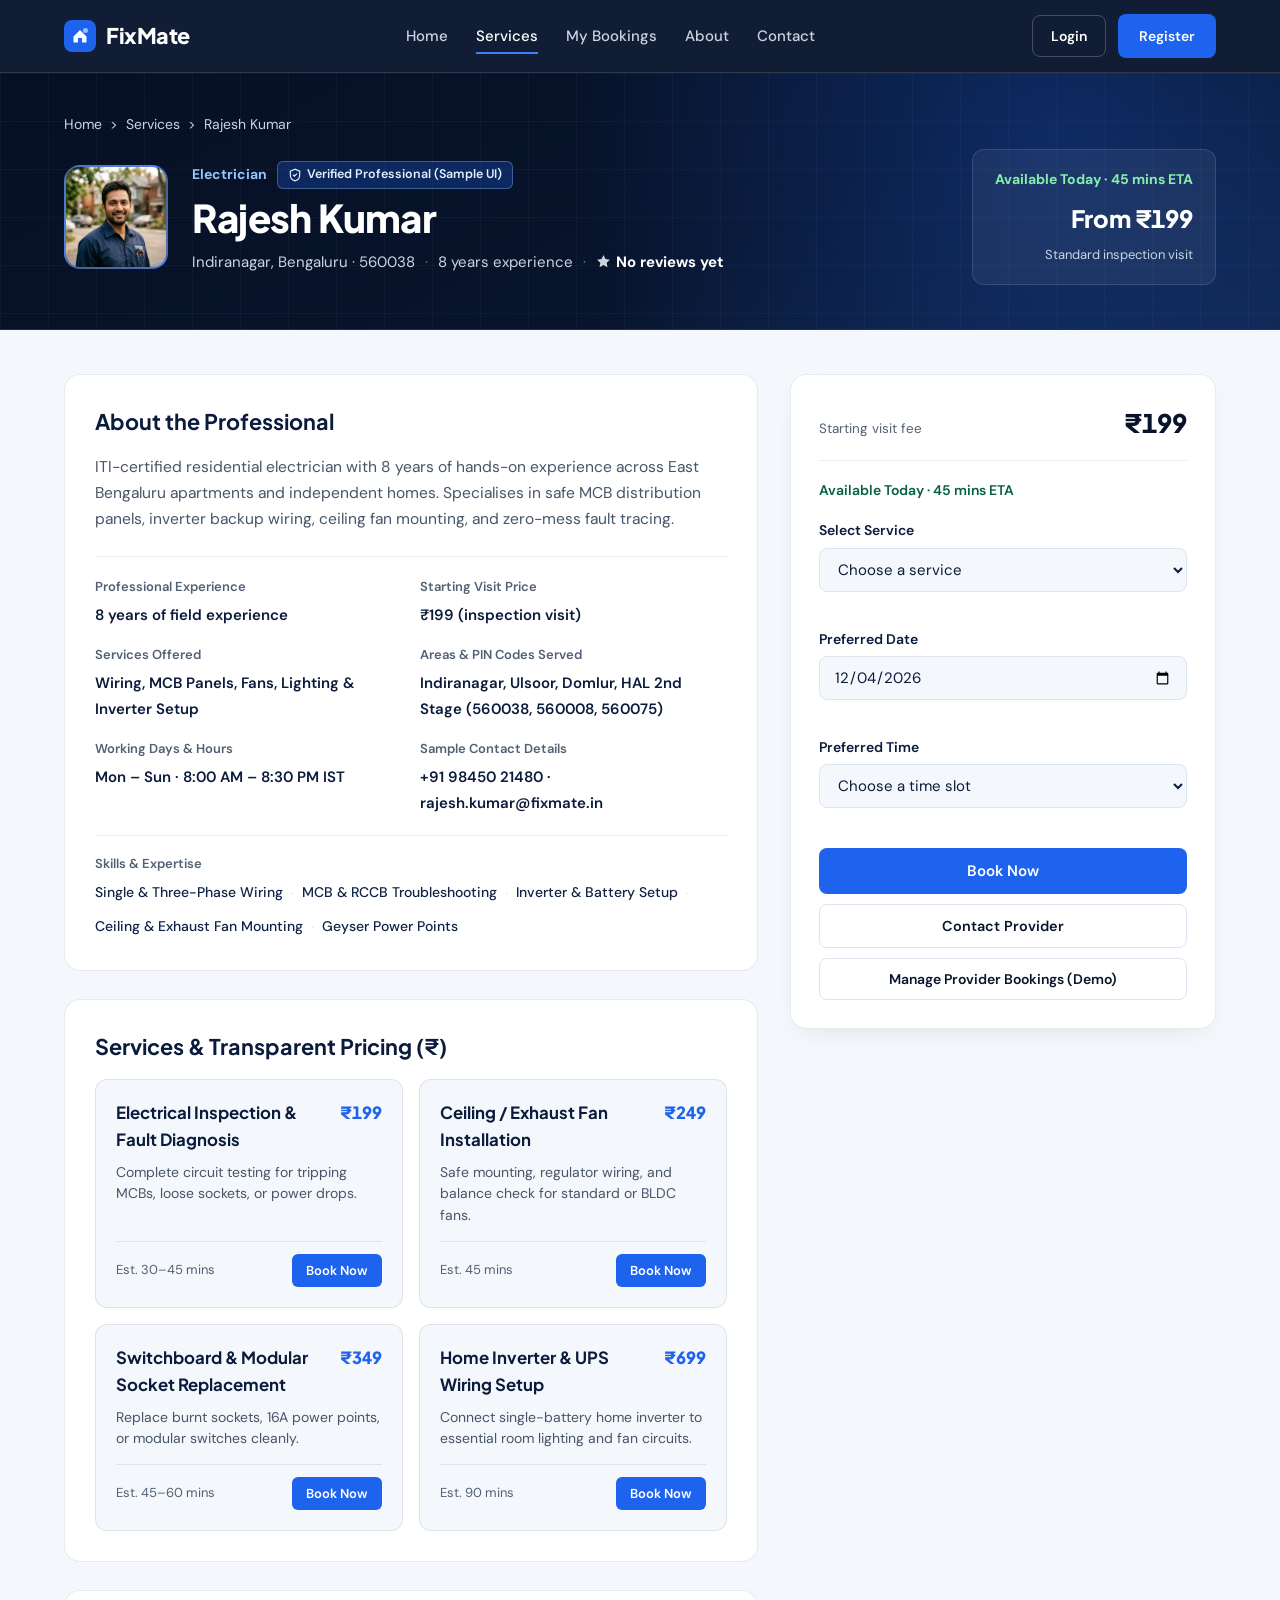
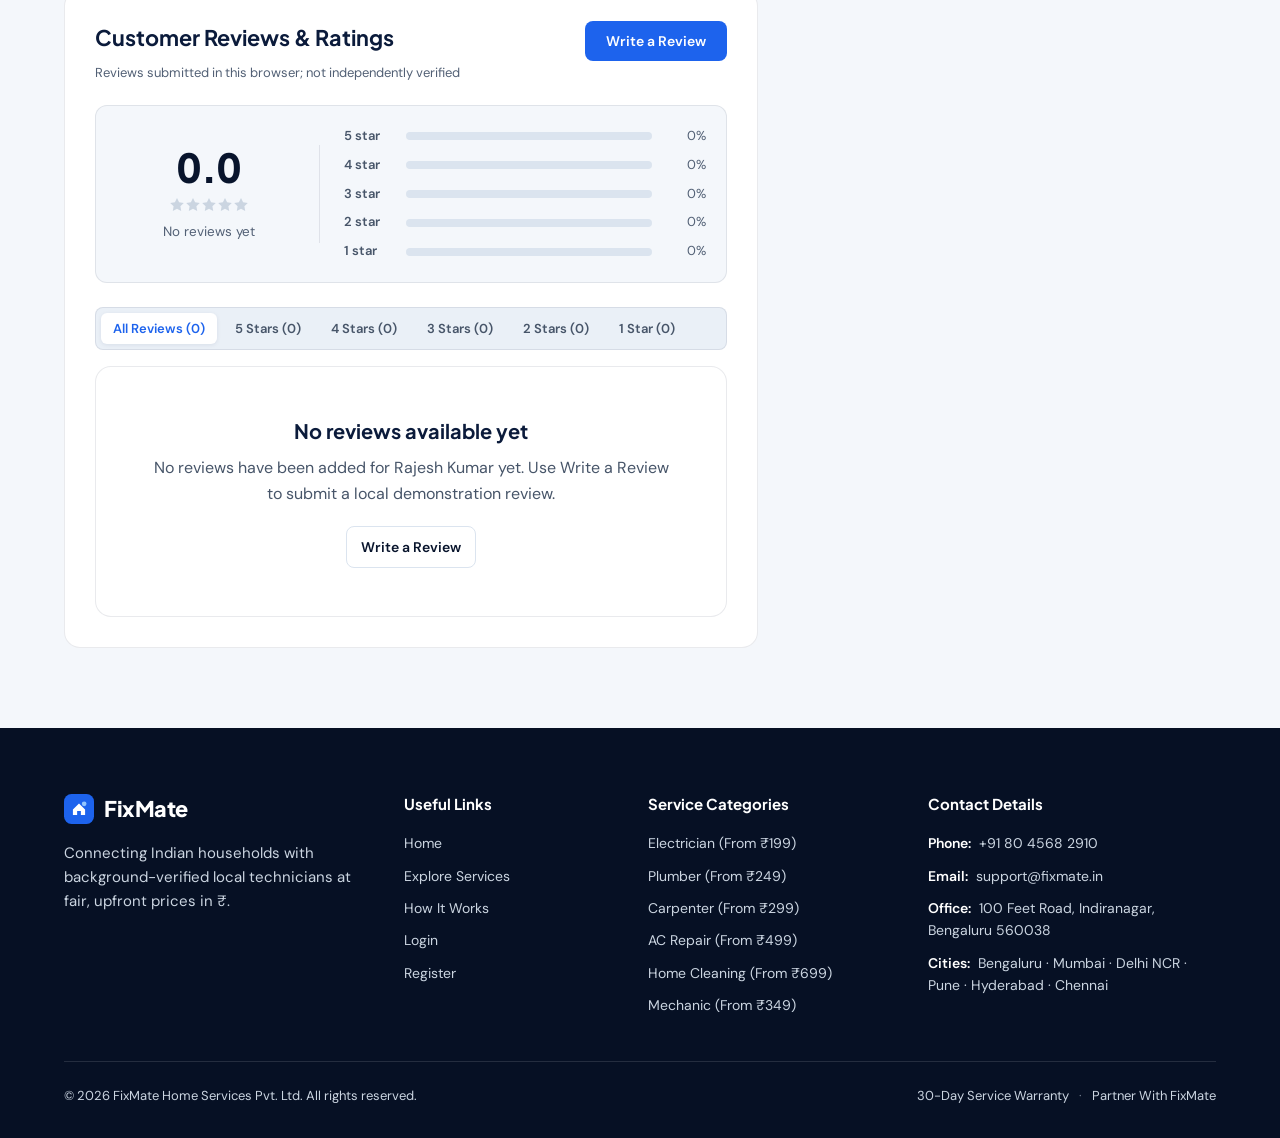
<file: fixmate-website/provider.html>
<!doctype html>
<html lang="en">
  <head>
    <meta charset="UTF-8" />
    <meta name="viewport" content="width=device-width, initial-scale=1.0" />
    <title>Provider Profile – FixMate</title>
    <meta
      name="description"
      content="View verified FixMate service provider profile, transparent ₹ rate card, customer ratings, and book an appointment."
    />
    <link rel="preconnect" href="https://fonts.googleapis.com" />
    <link rel="preconnect" href="https://fonts.gstatic.com" crossorigin />
    <link
      href="https://fonts.googleapis.com/css2?family=DM+Sans:ital,opsz,wght@0,9..40,400..700;1,9..40,400..700&family=Plus+Jakarta+Sans:wght@500;600;700;800&display=swap"
      rel="stylesheet"
    />
    <link rel="stylesheet" href="css/style.css" />
  </head>
  <body>
    <a class="skip-link" href="#main-content">Skip to main content</a>

    <!-- Header / Navbar -->
    <header class="site-header" id="siteHeader">
      <div class="container header-inner">
        <a href="index.html" class="brand-logo" aria-label="FixMate Home">
          <svg
            class="brand-mark"
            width="32"
            height="32"
            viewBox="0 0 32 32"
            fill="none"
            xmlns="http://www.w3.org/2000/svg"
            aria-hidden="true"
          >
            <rect width="32" height="32" rx="8" fill="#1D63ED" />
            <path
              d="M9.5 16.5L16 10L22.5 16.5V22.5H18V18H14V22.5H9.5V16.5Z"
              fill="#FFFFFF"
            />
            <circle cx="21.5" cy="10.5" r="2.5" fill="#93C5FD" />
          </svg>
          <span class="brand-name">FixMate</span>
        </a>

        <nav class="main-nav" aria-label="Primary Navigation">
          <a href="index.html" class="nav-link">Home</a>
          <a href="services.html" class="nav-link is-active" aria-current="page">Services</a>
          <a href="customer-dashboard.html" class="nav-link">My Bookings</a>
          <a href="index.html#about" class="nav-link">About</a>
          <a href="index.html#contact" class="nav-link">Contact</a>
        </nav>

        <div class="header-actions">
          <a href="login.html" class="btn-ghost">Login</a>
          <a href="register.html" class="btn-primary">Register</a>
        </div>

        <button
          type="button"
          class="mobile-menu-btn"
          id="mobileMenuBtn"
          aria-expanded="false"
          aria-controls="mobileDrawer"
          aria-label="Open navigation menu"
        >
          <svg width="24" height="24" viewBox="0 0 24 24" fill="none" aria-hidden="true">
            <path
              d="M4 7H20M4 12H20M4 17H20"
              stroke="currentColor"
              stroke-width="2"
              stroke-linecap="round"
            />
          </svg>
        </button>
      </div>

      <div class="mobile-drawer" id="mobileDrawer" hidden>
        <nav class="mobile-nav" aria-label="Mobile Navigation">
          <a href="index.html" class="mobile-nav-link">Home</a>
          <a href="services.html" class="mobile-nav-link is-active" aria-current="page">Services</a>
          <a href="customer-dashboard.html" class="mobile-nav-link">My Bookings</a>
          <a href="index.html#about" class="mobile-nav-link">About</a>
          <a href="index.html#contact" class="mobile-nav-link">Contact</a>
        </nav>
        <div class="mobile-drawer-actions">
          <a href="login.html" class="btn-outline-dark">Login</a>
          <a href="register.html" class="btn-primary">Register</a>
        </div>
      </div>
    </header>

    <main id="main-content">
      <!-- Profile Header Banner -->
      <section class="provider-banner" id="providerBanner">
        <div class="hero-backdrop" aria-hidden="true"></div>
        <div class="container">
          <nav class="page-breadcrumb" aria-label="Breadcrumb">
            <a href="index.html">Home</a>
            <span aria-hidden="true">&gt;</span>
            <a href="services.html">Services</a>
            <span aria-hidden="true">&gt;</span>
            <span id="breadcrumbProviderName">Provider Profile</span>
          </nav>

          <div class="provider-hero-card" id="providerHeroCard">
            <div class="provider-hero-identity">
              <div class="provider-hero-avatar" id="providerHeroAvatar"></div>
              <div>
                <div class="provider-hero-meta-top">
                  <span class="provider-hero-category" id="providerHeroCategory">Electrician</span>
                  <span class="verified-badge-inline">
                    <svg width="14" height="14" viewBox="0 0 24 24" fill="none" aria-hidden="true">
                      <path
                        d="M12 2L4 5.5V11.5C4 16.5 7.4 21 12 22C16.6 21 20 16.5 20 11.5V5.5L12 2Z"
                        stroke="currentColor"
                        stroke-width="2"
                      />
                      <path
                        d="M9 12L11 14L15 10"
                        stroke="currentColor"
                        stroke-width="2"
                        stroke-linecap="round"
                      />
                    </svg>
                    <span>Verified Professional (Sample UI)</span>
                  </span>
                </div>
                <h1 class="provider-hero-name" id="providerHeroName">Loading Profile…</h1>
                <div class="provider-hero-facts">
                  <span id="providerHeroLocation"></span>
                  <span class="meta-sep" aria-hidden="true">·</span>
                  <span id="providerHeroExp"></span>
                  <span class="meta-sep" aria-hidden="true">·</span>
                  <span class="provider-hero-rating" id="providerHeroRating"></span>
                </div>
              </div>
            </div>

            <div class="provider-hero-status-col">
              <span class="status-availability-label" id="providerHeroAvailability">Available Today</span>
              <span class="status-price-display" id="providerHeroPrice">From ₹199</span>
              <span class="status-price-caption">Standard inspection visit</span>
            </div>
          </div>
        </div>
      </section>

      <!-- Main Profile Body -->
      <section class="provider-main-section">
        <div class="container">
          <!-- Friendly Provider Not Found State -->
          <div class="provider-not-found-card" id="providerNotFound" hidden>
            <h1>Provider Profile Not Found</h1>
            <p id="providerNotFoundMessage">
              We could not find a FixMate specialist matching that profile ID. Browse our verified
              local helpers in Explore Services.
            </p>
            <a href="services.html" class="btn-primary">Back to Explore Services</a>
          </div>

          <!-- Active Provider Profile Layout -->
          <div class="provider-content-grid" id="providerContentGrid">
            <!-- Left Content Column -->
            <div class="provider-left-column">
              <!-- 2. Provider Information Section -->
              <section class="profile-section-card" aria-labelledby="aboutProviderHeading">
                <h2 class="profile-card-heading" id="aboutProviderHeading">About the Professional</h2>
                <p class="profile-about-text" id="providerAboutText"></p>

                <div class="provider-info-grid">
                  <div>
                    <span class="info-block-label">Professional Experience</span>
                    <span class="info-block-value" id="infoExperience"></span>
                  </div>
                  <div>
                    <span class="info-block-label">Starting Visit Price</span>
                    <span class="info-block-value" id="infoStartingPrice"></span>
                  </div>
                  <div>
                    <span class="info-block-label">Services Offered</span>
                    <span class="info-block-value" id="infoServicesSummary"></span>
                  </div>
                  <div>
                    <span class="info-block-label">Areas &amp; PIN Codes Served</span>
                    <span class="info-block-value" id="infoAreasServed"></span>
                  </div>
                  <div>
                    <span class="info-block-label">Working Days &amp; Hours</span>
                    <span class="info-block-value" id="infoWorkingHours"></span>
                  </div>
                  <div>
                    <span class="info-block-label">Sample Contact Details</span>
                    <span class="info-block-value" id="infoContactDetails"></span>
                  </div>
                </div>

                <div style="margin-top: 20px; padding-top: 18px; border-top: var(--border-hairline)">
                  <span class="info-block-label">Skills &amp; Expertise</span>
                  <div class="skills-text-list" id="infoSkillsList"></div>
                </div>
              </section>

              <!-- 3. Services and Pricing Section -->
              <section class="profile-section-card" aria-labelledby="servicesPricingHeading">
                <h2 class="profile-card-heading" id="servicesPricingHeading">
                  Services &amp; Transparent Pricing (₹)
                </h2>
                <div class="provider-services-list" id="providerServicesList"></div>
              </section>

              <!-- 4. Customer Reviews & Ratings Section -->
              <section class="profile-section-card" aria-labelledby="reviewsHeading">
                <div class="reviews-header-row">
                  <div>
                    <h2 class="profile-card-heading" id="reviewsHeading" style="margin-bottom: 4px">
                      Customer Reviews &amp; Ratings
                    </h2>
                    <span class="reviews-demo-note">
                      Reviews submitted in this browser; not independently verified
                    </span>
                  </div>
                  <button
                    type="button"
                    class="btn-primary"
                    id="toggleReviewFormBtn"
                    aria-expanded="false"
                    aria-controls="addReviewFormCard"
                  >
                    Write a Review
                  </button>
                </div>

                <!-- Inline Write a Review Form -->
                <div class="add-review-card" id="addReviewFormCard" hidden>
                  <div class="add-review-header">
                    <h3 class="add-review-title">Share Your Experience (Demo)</h3>
                    <button type="button" class="btn-text-reset" id="cancelReviewFormBtn">
                      Close
                    </button>
                  </div>

                  <form class="add-review-form" id="addReviewForm" novalidate>
                    <div class="form-row-two">
                      <div class="form-field">
                        <label for="reviewCustomerName">Customer Name</label>
                        <input
                          type="text"
                          id="reviewCustomerName"
                          placeholder="e.g., Ananya Sharma"
                          maxlength="60"
                          required
                        />
                        <span class="field-error" id="reviewNameError" aria-live="polite"></span>
                      </div>

                      <div class="form-field">
                        <span class="star-picker-label" id="starPickerLabel">
                          Star Rating (1–5)
                        </span>
                        <div
                          class="star-rating-picker"
                          id="reviewStarPicker"
                          role="radiogroup"
                          aria-labelledby="starPickerLabel"
                        >
                          <button
                            type="button"
                            class="star-pick-btn"
                            data-star-value="1"
                            role="radio"
                            aria-checked="false"
                            aria-label="1 star"
                          >
                            <svg width="22" height="22" viewBox="0 0 24 24" fill="currentColor" aria-hidden="true">
                              <path d="M12 2L14.9 8.6L22 9.3L16.6 14L18.2 21L12 17.3L5.8 21L7.4 14L2 9.3L9.1 8.6L12 2Z" />
                            </svg>
                          </button>
                          <button
                            type="button"
                            class="star-pick-btn"
                            data-star-value="2"
                            role="radio"
                            aria-checked="false"
                            aria-label="2 stars"
                          >
                            <svg width="22" height="22" viewBox="0 0 24 24" fill="currentColor" aria-hidden="true">
                              <path d="M12 2L14.9 8.6L22 9.3L16.6 14L18.2 21L12 17.3L5.8 21L7.4 14L2 9.3L9.1 8.6L12 2Z" />
                            </svg>
                          </button>
                          <button
                            type="button"
                            class="star-pick-btn"
                            data-star-value="3"
                            role="radio"
                            aria-checked="false"
                            aria-label="3 stars"
                          >
                            <svg width="22" height="22" viewBox="0 0 24 24" fill="currentColor" aria-hidden="true">
                              <path d="M12 2L14.9 8.6L22 9.3L16.6 14L18.2 21L12 17.3L5.8 21L7.4 14L2 9.3L9.1 8.6L12 2Z" />
                            </svg>
                          </button>
                          <button
                            type="button"
                            class="star-pick-btn"
                            data-star-value="4"
                            role="radio"
                            aria-checked="false"
                            aria-label="4 stars"
                          >
                            <svg width="22" height="22" viewBox="0 0 24 24" fill="currentColor" aria-hidden="true">
                              <path d="M12 2L14.9 8.6L22 9.3L16.6 14L18.2 21L12 17.3L5.8 21L7.4 14L2 9.3L9.1 8.6L12 2Z" />
                            </svg>
                          </button>
                          <button
                            type="button"
                            class="star-pick-btn"
                            data-star-value="5"
                            role="radio"
                            aria-checked="false"
                            aria-label="5 stars"
                          >
                            <svg width="22" height="22" viewBox="0 0 24 24" fill="currentColor" aria-hidden="true">
                              <path d="M12 2L14.9 8.6L22 9.3L16.6 14L18.2 21L12 17.3L5.8 21L7.4 14L2 9.3L9.1 8.6L12 2Z" />
                            </svg>
                          </button>
                          <span class="star-picker-readout" id="starPickerReadout">
                            Select rating
                          </span>
                        </div>
                        <span class="field-error" id="reviewRatingError" aria-live="polite"></span>
                      </div>
                    </div>

                    <div class="form-field">
                      <label for="reviewDescription">Review Description</label>
                      <textarea
                        id="reviewDescription"
                        placeholder="Describe punctuality, work quality, and ₹ price clarity..."
                        maxlength="500"
                        required
                      ></textarea>
                      <span class="field-error" id="reviewDescError" aria-live="polite"></span>
                    </div>

                    <div class="add-review-actions">
                      <button type="submit" class="btn-primary">Submit Review</button>
                      <button type="button" class="btn-outline-card" id="resetReviewFormBtn">
                        Clear
                      </button>
                    </div>
                  </form>
                </div>

                <div
                  class="auth-feedback-box dash-feedback-spacer"
                  id="reviewFormFeedback"
                  role="status"
                  aria-live="polite"
                  hidden
                ></div>

                <div class="rating-summary-grid">
                  <div class="rating-big-box">
                    <p class="rating-big-score" id="reviewsOverallScore">0.0</p>
                    <div class="rating-big-stars" id="reviewsOverallStars" aria-hidden="true"></div>
                    <p class="rating-total-count" id="reviewsTotalCount">0 reviews</p>
                  </div>
                  <div class="rating-bars-list" id="ratingBreakdownList"></div>
                </div>

                <!-- Star Filter Bar -->
                <div
                  class="dash-status-tabs"
                  id="reviewsFilterBar"
                  role="tablist"
                  aria-label="Filter reviews by star rating"
                >
                  <button type="button" class="dash-status-tab is-active" role="tab" aria-selected="true" data-review-star="all">
                    All Reviews
                  </button>
                  <button type="button" class="dash-status-tab" role="tab" aria-selected="false" data-review-star="5">5 Stars</button>
                  <button type="button" class="dash-status-tab" role="tab" aria-selected="false" data-review-star="4">4 Stars</button>
                  <button type="button" class="dash-status-tab" role="tab" aria-selected="false" data-review-star="3">3 Stars</button>
                  <button type="button" class="dash-status-tab" role="tab" aria-selected="false" data-review-star="2">2 Stars</button>
                  <button type="button" class="dash-status-tab" role="tab" aria-selected="false" data-review-star="1">1 Star</button>
                </div>

                <div class="reviews-list" id="customerReviewsList"></div>

                <div class="empty-services-state" id="reviewsEmptyState" hidden>
                  <h3 id="reviewsEmptyHeading">No reviews available yet</h3>
                  <p id="reviewsEmptyDesc">
                    Be the first to share a demonstration review for this service provider.
                  </p>
                  <button type="button" class="btn-outline-card" id="reviewsEmptyActionBtn">
                    Write a Review
                  </button>
                </div>
              </section>
            </div>

            <!-- Right Booking & Contact Sidebar -->
            <aside class="provider-booking-sidebar" id="bookingSidebar" aria-label="Book or Contact Provider">
              <div class="sidebar-price-header">
                <span class="sidebar-starting-label">Starting visit fee</span>
                <span class="sidebar-starting-price" id="sidebarPrice">₹199</span>
              </div>

              <p class="sidebar-availability-line" id="sidebarAvailability">Available Today</p>

              <form class="sidebar-booking-form" id="providerBookingForm" novalidate>
                <div class="form-field">
                  <label for="bookingServiceSelect">Select Service</label>
                  <select id="bookingServiceSelect" required></select>
                  <span class="field-error" id="bookingServiceError" aria-live="polite"></span>
                </div>

                <div class="form-field">
                  <label for="bookingDateInput">Preferred Date</label>
                  <input type="date" id="bookingDateInput" required />
                  <span class="field-error" id="bookingDateError" aria-live="polite"></span>
                </div>

                <div class="form-field">
                  <label for="bookingTimeSelect">Preferred Time</label>
                  <select id="bookingTimeSelect" required>
                    <option value="">Choose a time slot</option>
                    <option value="Morning (9:00 AM – 11:00 AM)">Morning (9:00 AM – 11:00 AM)</option>
                    <option value="Midday (11:30 AM – 1:30 PM)">Midday (11:30 AM – 1:30 PM)</option>
                    <option value="Afternoon (2:30 PM – 4:30 PM)">Afternoon (2:30 PM – 4:30 PM)</option>
                    <option value="Evening (5:00 PM – 7:30 PM)">Evening (5:00 PM – 7:30 PM)</option>
                  </select>
                  <span class="field-error" id="bookingTimeError" aria-live="polite"></span>
                </div>

                <div class="sidebar-actions-stack">
                  <button type="submit" class="btn-primary btn-full">Book Now</button>
                  <button type="button" class="btn-contact-provider" id="contactProviderBtn">
                    Contact Provider
                  </button>
                  <a href="#providerBookingDesk" class="btn-outline-card" id="jumpToProviderDesk">
                    Manage Provider Bookings (Demo)
                  </a>
                </div>

                <div
                  class="auth-feedback-box"
                  id="providerBookingFeedback"
                  role="status"
                  aria-live="polite"
                  hidden
                ></div>
              </form>

              <div class="provider-contact-drawer" id="providerContactDrawer" hidden>
                <p><strong>Sample Direct Contact (Demo UI)</strong></p>
                <p id="contactDrawerPhone"></p>
                <p id="contactDrawerEmail"></p>
                <p id="contactDrawerHours"></p>
              </div>
            </aside>
          </div>
        </div>
      </section>

      <!-- 6. Provider Booking Management Desk (Centralized Demo View Scoped to Provider ID) -->
      <section
        class="provider-desk-section"
        id="providerBookingDesk"
        aria-labelledby="providerDeskHeading"
        hidden
      >
        <div class="container">
          <div class="dash-card">
            <div class="dash-card-header">
              <div>
                <p class="section-eyebrow">Provider Booking Management (Demo)</p>
                <h2 class="dash-card-title" id="providerDeskHeading">
                  Incoming &amp; Scheduled Bookings
                </h2>
                <p class="dash-demo-note">
                  Scoped to <strong id="providerDeskProviderLabel">this provider</strong> using shared
                  localStorage demonstration records.
                </p>
              </div>
              <a href="services.html" class="btn-outline-card">
                Browse Services
              </a>
            </div>

            <div
              class="auth-feedback-box is-success dash-feedback-spacer"
              id="providerDeskNotice"
              role="status"
              aria-live="polite"
              hidden
            ></div>

            <!-- Provider Statistics -->
            <div class="provider-stats-grid">
              <article class="dash-stat-card">
                <span class="dash-stat-label">Total Requests</span>
                <p class="dash-stat-value" id="provStatTotalRequests">0</p>
              </article>
              <article class="dash-stat-card">
                <span class="dash-stat-label">Accepted Bookings</span>
                <p class="dash-stat-value" id="provStatAccepted">0</p>
              </article>
              <article class="dash-stat-card">
                <span class="dash-stat-label">Rejected Bookings</span>
                <p class="dash-stat-value" id="provStatRejected">0</p>
              </article>
              <article class="dash-stat-card">
                <span class="dash-stat-label">Completed Jobs</span>
                <p class="dash-stat-value" id="provStatCompleted">0</p>
              </article>
            </div>

            <!-- Provider Notifications Strip -->
            <div class="provider-notif-box">
              <div class="dash-notif-header">
                <span class="provider-notif-heading">
                  Provider Booking Notifications
                  <span class="provider-notif-count" id="providerNotifUnreadCount" hidden>0</span>
                </span>
                <button type="button" class="btn-text-reset" id="providerMarkNotifsReadBtn">
                  Mark all read
                </button>
              </div>
              <div class="provider-notif-list" id="providerNotifList"></div>
            </div>

            <!-- Status Tabs -->
            <div
              class="dash-status-tabs"
              id="providerStatusTabs"
              role="tablist"
              aria-label="Provider booking status views"
            >
              <button type="button" class="dash-status-tab is-active" role="tab" aria-selected="true" data-prov-tab="all">
                All Requests
              </button>
              <button type="button" class="dash-status-tab" role="tab" aria-selected="false" data-prov-tab="Pending">
                Incoming Pending
              </button>
              <button type="button" class="dash-status-tab" role="tab" aria-selected="false" data-prov-tab="Confirmed">
                Confirmed
              </button>
              <button type="button" class="dash-status-tab" role="tab" aria-selected="false" data-prov-tab="Completed">
                Completed
              </button>
              <button type="button" class="dash-status-tab" role="tab" aria-selected="false" data-prov-tab="Rejected">
                Rejected
              </button>
              <button type="button" class="dash-status-tab" role="tab" aria-selected="false" data-prov-tab="Cancelled">
                Cancelled
              </button>
            </div>

            <!-- Search, Filter & Sort -->
            <div class="dash-filters-bar dash-filters-bar-4">
              <input
                type="text"
                id="providerBookingSearch"
                placeholder="Search by booking ID, customer, or service..."
                aria-label="Search provider bookings"
              />
              <select id="providerBookingStatusFilter" aria-label="Filter provider bookings by status">
                <option value="all">All Statuses</option>
                <option value="Pending">Pending</option>
                <option value="Confirmed">Confirmed</option>
                <option value="Completed">Completed</option>
                <option value="Rejected">Rejected</option>
                <option value="Cancelled">Cancelled</option>
              </select>
              <input
                type="date"
                id="providerBookingDateFilter"
                aria-label="Filter provider bookings by date"
              />
              <select id="providerBookingSort" aria-label="Sort provider bookings by date">
                <option value="newest">Date: Newest First</option>
                <option value="oldest">Date: Oldest First</option>
              </select>
            </div>

            <!-- Provider Bookings Table -->
            <div class="dash-table-wrap" id="providerBookingsTableWrap">
              <table class="dash-table">
                <thead>
                  <tr>
                    <th>Booking ID</th>
                    <th>Customer &amp; Address</th>
                    <th>Service</th>
                    <th>Date &amp; Time</th>
                    <th>Est. Amount</th>
                    <th>Status</th>
                    <th>Actions</th>
                  </tr>
                </thead>
                <tbody id="providerBookingsBody"></tbody>
              </table>
            </div>

            <div class="empty-services-state" id="providerBookingsEmptyState" hidden>
              <h3>No booking requests available yet.</h3>
              <p>
                Booking requests submitted by customers for this provider will appear here.
              </p>
              <button type="button" class="btn-outline-card" id="providerResetFiltersBtn">
                Reset Filters
              </button>
            </div>
          </div>
        </div>
      </section>
    </main>

    <!-- Provider Booking Details & Timeline Modal -->
    <div
      class="modal-backdrop"
      id="providerBookingDetailsModal"
      role="dialog"
      aria-modal="true"
      aria-labelledby="provDetailsModalTitle"
      hidden
    >
      <div class="modal-dialog modal-dialog-wide">
        <div class="modal-header">
          <div>
            <p class="modal-eyebrow" id="provDetailsModalRef">FM-2026-000000</p>
            <h2 class="modal-title" id="provDetailsModalTitle">Booking Details</h2>
          </div>
          <button
            type="button"
            class="modal-close-btn"
            data-close-modal="providerBookingDetailsModal"
            aria-label="Close booking details"
          >
            <svg width="20" height="20" viewBox="0 0 24 24" fill="none" aria-hidden="true">
              <path
                d="M6 6L18 18M18 6L6 18"
                stroke="currentColor"
                stroke-width="2"
                stroke-linecap="round"
              />
            </svg>
          </button>
        </div>

        <div class="profile-specs-grid" id="provDetailsModalGrid"></div>

        <div class="profile-rate-list">
          <h3 class="profile-rate-heading">Price Breakdown (₹)</h3>
          <div id="provDetailsModalPriceList"></div>
        </div>

        <div
          id="provDetailsModalInstructions"
          class="details-instructions-text"
        ></div>

        <div class="booking-timeline-box">
          <h3 class="profile-rate-heading">Booking Progress Timeline</h3>
          <ol class="booking-timeline-list" id="provDetailsModalTimeline"></ol>
        </div>

        <button
          type="button"
          class="btn-primary btn-full"
          data-close-modal="providerBookingDetailsModal"
        >
          Close Details
        </button>
      </div>
    </div>

    <!-- Provider Action Confirmation Modal -->
    <div
      class="modal-backdrop"
      id="providerConfirmModal"
      role="dialog"
      aria-modal="true"
      aria-labelledby="providerConfirmTitle"
      hidden
    >
      <div class="modal-dialog">
        <div class="modal-header">
          <div>
            <p class="modal-eyebrow" id="providerConfirmEyebrow">Booking Action</p>
            <h2 class="modal-title" id="providerConfirmTitle">Confirm Status Update</h2>
          </div>
          <button
            type="button"
            class="modal-close-btn"
            data-close-modal="providerConfirmModal"
            aria-label="Close confirmation dialog"
          >
            <svg width="20" height="20" viewBox="0 0 24 24" fill="none" aria-hidden="true">
              <path
                d="M6 6L18 18M18 6L6 18"
                stroke="currentColor"
                stroke-width="2"
                stroke-linecap="round"
              />
            </svg>
          </button>
        </div>

        <p class="profile-bio" id="providerConfirmDesc">
          Are you sure you want to update this booking status?
        </p>

        <div class="provider-card-actions">
          <button type="button" class="btn-outline-card" data-close-modal="providerConfirmModal">
            Go Back
          </button>
          <button type="button" class="btn-danger-solid" id="providerConfirmSubmitBtn">
            Confirm
          </button>
        </div>
      </div>
    </div>

    <!-- Footer -->
    <footer class="site-footer">
      <div class="container">
        <div class="footer-grid">
          <div class="footer-brand-col">
            <a href="index.html" class="brand-logo footer-logo" aria-label="FixMate Home">
              <svg
                class="brand-mark"
                width="30"
                height="30"
                viewBox="0 0 32 32"
                fill="none"
                xmlns="http://www.w3.org/2000/svg"
                aria-hidden="true"
              >
                <rect width="32" height="32" rx="8" fill="#1D63ED" />
                <path
                  d="M9.5 16.5L16 10L22.5 16.5V22.5H18V18H14V22.5H9.5V16.5Z"
                  fill="#FFFFFF"
                />
                <circle cx="21.5" cy="10.5" r="2.5" fill="#93C5FD" />
              </svg>
              <span class="brand-name brand-name-light">FixMate</span>
            </a>
            <p class="footer-tagline">
              Connecting Indian households with background-verified local technicians at fair,
              upfront prices in ₹.
            </p>
          </div>

          <div class="footer-links-col">
            <h3 class="footer-heading">Useful Links</h3>
            <ul class="footer-links">
              <li><a href="index.html">Home</a></li>
              <li><a href="services.html">Explore Services</a></li>
              <li><a href="index.html#how-it-works">How It Works</a></li>
              <li><a href="login.html">Login</a></li>
              <li><a href="register.html">Register</a></li>
            </ul>
          </div>

          <div class="footer-links-col">
            <h3 class="footer-heading">Service Categories</h3>
            <ul class="footer-links">
              <li><a href="services.html?category=Electrician">Electrician (From ₹199)</a></li>
              <li><a href="services.html?category=Plumber">Plumber (From ₹249)</a></li>
              <li><a href="services.html?category=Carpenter">Carpenter (From ₹299)</a></li>
              <li><a href="services.html?category=AC+Repair">AC Repair (From ₹499)</a></li>
              <li><a href="services.html?category=Home+Cleaning">Home Cleaning (From ₹699)</a></li>
              <li><a href="services.html?category=Mechanic">Mechanic (From ₹349)</a></li>
            </ul>
          </div>

          <div class="footer-links-col">
            <h3 class="footer-heading">Contact Details</h3>
            <ul class="footer-contact-list">
              <li>
                <span class="footer-contact-label">Phone:</span>
                <a href="tel:+918045682910">+91 80 4568 2910</a>
              </li>
              <li>
                <span class="footer-contact-label">Email:</span>
                <a href="mailto:support@fixmate.in">support@fixmate.in</a>
              </li>
              <li>
                <span class="footer-contact-label">Office:</span>
                <span>100 Feet Road, Indiranagar, Bengaluru 560038</span>
              </li>
              <li>
                <span class="footer-contact-label">Cities:</span>
                <span>Bengaluru · Mumbai · Delhi NCR · Pune · Hyderabad · Chennai</span>
              </li>
            </ul>
          </div>
        </div>

        <div class="footer-bottom">
          <p class="footer-copy">
            &copy; <span id="currentYear">2026</span> FixMate Home Services Pvt. Ltd. All rights
            reserved.
          </p>
          <div class="footer-bottom-links">
            <a href="index.html#about">30-Day Service Warranty</a>
            <span class="meta-sep" aria-hidden="true">·</span>
            <a href="index.html#contact">Partner With FixMate</a>
          </div>
        </div>
      </div>
    </footer>

    <script type="module" src="js/auth-session.js"></script>
    <script type="module" src="js/provider.js"></script>
  </body>
</html>
</file>
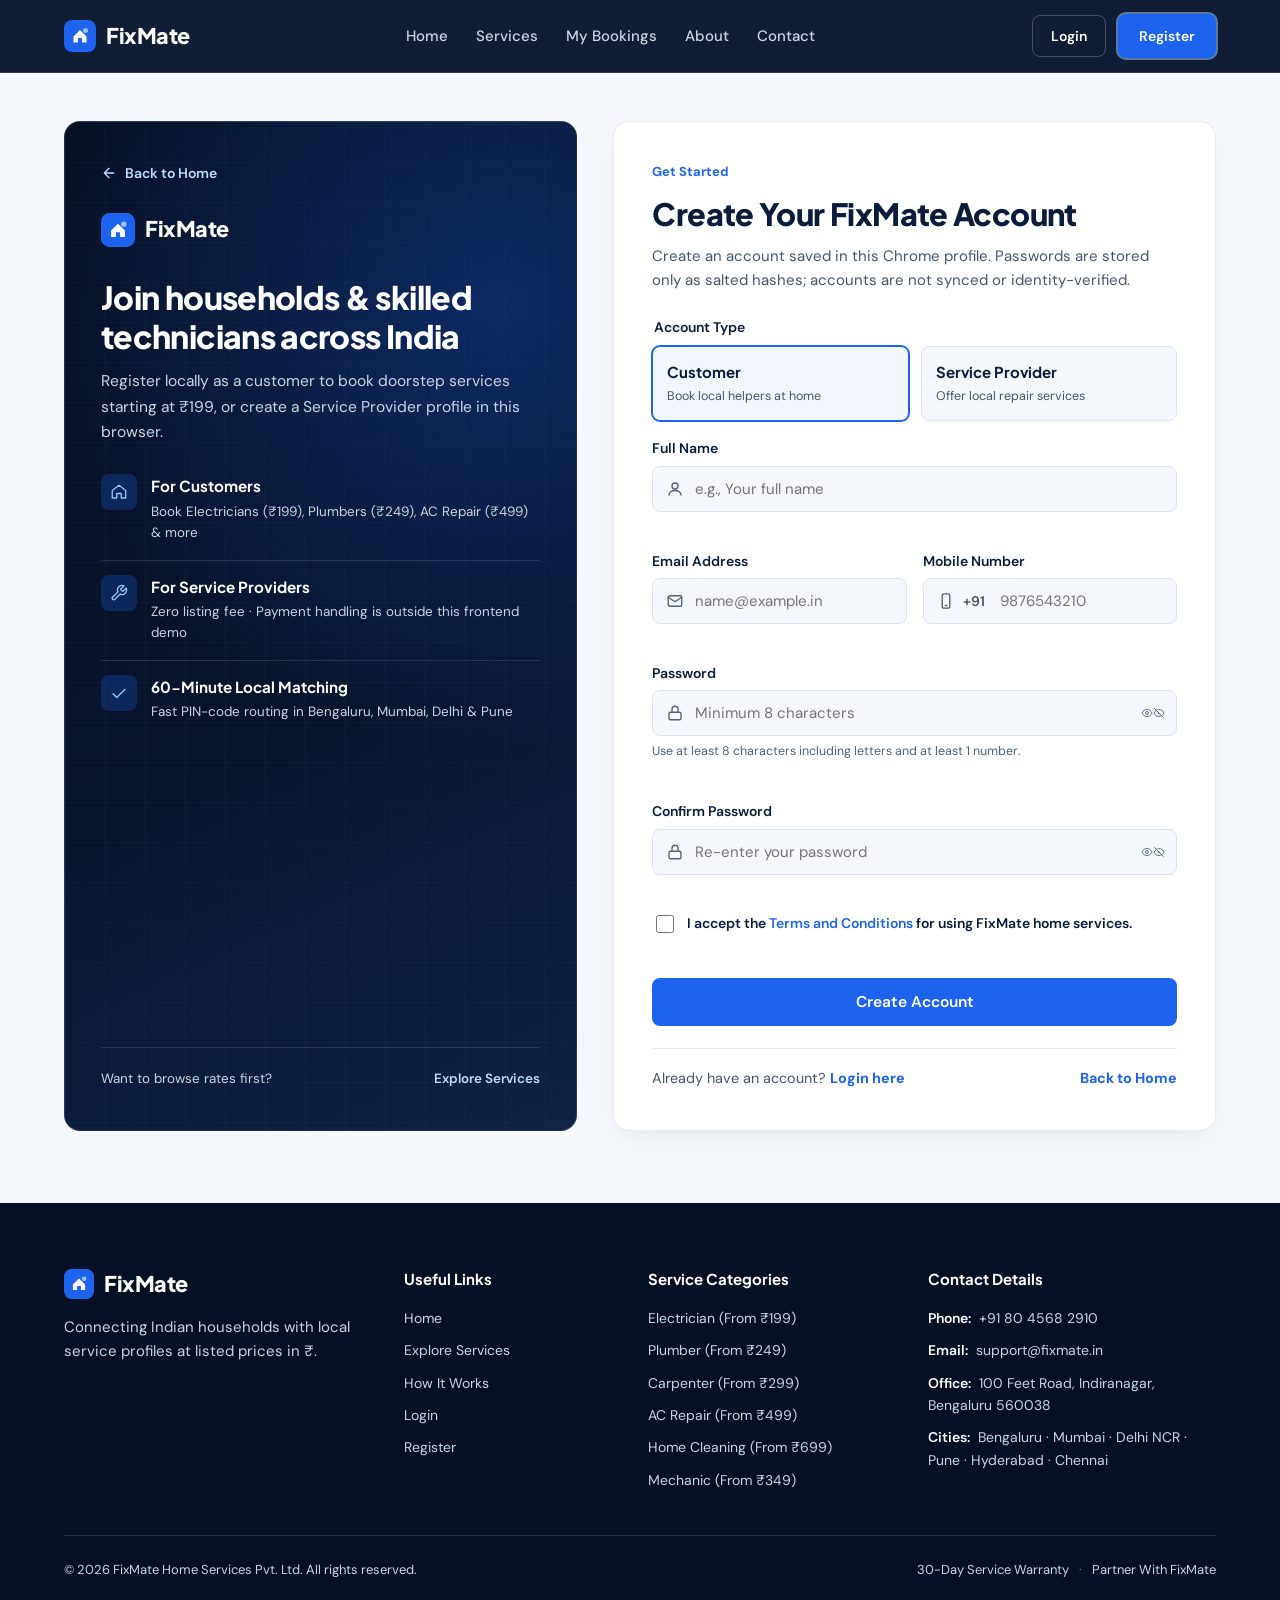
<file: fixmate-website/register.html>
<!doctype html>
<html lang="en">
  <head>
    <meta charset="UTF-8" />
    <meta name="viewport" content="width=device-width, initial-scale=1.0" />
    <title>Create Account – FixMate</title>
    <meta
      name="description"
      content="Create a browser-local FixMate Customer or Service Provider account to book or offer services with ₹ pricing."
    />
    <link rel="preconnect" href="https://fonts.googleapis.com" />
    <link rel="preconnect" href="https://fonts.gstatic.com" crossorigin />
    <link
      href="https://fonts.googleapis.com/css2?family=DM+Sans:ital,opsz,wght@0,9..40,400..700;1,9..40,400..700&family=Plus+Jakarta+Sans:wght@500;600;700;800&display=swap"
      rel="stylesheet"
    />
    <link rel="stylesheet" href="css/style.css" />
  </head>
  <body>
    <a class="skip-link" href="#main-content">Skip to main content</a>

    <!-- Header / Navbar -->
    <header class="site-header" id="siteHeader">
      <div class="container header-inner">
        <a href="index.html" class="brand-logo" aria-label="FixMate Home">
          <svg
            class="brand-mark"
            width="32"
            height="32"
            viewBox="0 0 32 32"
            fill="none"
            xmlns="http://www.w3.org/2000/svg"
            aria-hidden="true"
          >
            <rect width="32" height="32" rx="8" fill="#1D63ED" />
            <path
              d="M9.5 16.5L16 10L22.5 16.5V22.5H18V18H14V22.5H9.5V16.5Z"
              fill="#FFFFFF"
            />
            <circle cx="21.5" cy="10.5" r="2.5" fill="#93C5FD" />
          </svg>
          <span class="brand-name">FixMate</span>
        </a>

        <nav class="main-nav" aria-label="Primary Navigation">
          <a href="index.html" class="nav-link">Home</a>
          <a href="services.html" class="nav-link">Services</a>
          <a href="customer-dashboard.html" class="nav-link">My Bookings</a>
          <a href="index.html#about" class="nav-link">About</a>
          <a href="index.html#contact" class="nav-link">Contact</a>
        </nav>

        <div class="header-actions">
          <a href="login.html" class="btn-ghost">Login</a>
          <a href="register.html" class="btn-primary is-active-action" aria-current="page">Register</a>
        </div>

        <button
          type="button"
          class="mobile-menu-btn"
          id="mobileMenuBtn"
          aria-expanded="false"
          aria-controls="mobileDrawer"
          aria-label="Open navigation menu"
        >
          <svg width="24" height="24" viewBox="0 0 24 24" fill="none" aria-hidden="true">
            <path
              d="M4 7H20M4 12H20M4 17H20"
              stroke="currentColor"
              stroke-width="2"
              stroke-linecap="round"
            />
          </svg>
        </button>
      </div>

      <div class="mobile-drawer" id="mobileDrawer" hidden>
        <nav class="mobile-nav" aria-label="Mobile Navigation">
          <a href="index.html" class="mobile-nav-link">Home</a>
          <a href="services.html" class="mobile-nav-link">Services</a>
          <a href="customer-dashboard.html" class="mobile-nav-link">My Bookings</a>
          <a href="index.html#about" class="mobile-nav-link">About</a>
          <a href="index.html#contact" class="mobile-nav-link">Contact</a>
        </nav>
        <div class="mobile-drawer-actions">
          <a href="login.html" class="btn-outline-dark">Login</a>
          <a href="register.html" class="btn-primary" aria-current="page">Register</a>
        </div>
      </div>
    </header>

    <main id="main-content" class="auth-page-main">
      <div class="container">
        <div class="auth-split-layout">
          <!-- Left Branding & Value Column -->
          <aside class="auth-showcase-panel" aria-label="Why Join FixMate">
            <div class="auth-showcase-content">
              <a href="index.html" class="auth-back-link">
                <svg width="16" height="16" viewBox="0 0 24 24" fill="none" aria-hidden="true">
                  <path
                    d="M19 12H5M12 19L5 12L12 5"
                    stroke="currentColor"
                    stroke-width="2"
                    stroke-linecap="round"
                    stroke-linejoin="round"
                  />
                </svg>
                <span>Back to Home</span>
              </a>

              <div class="auth-showcase-brand">
                <a href="index.html" class="brand-logo" aria-label="FixMate">
                  <svg
                    class="brand-mark"
                    width="34"
                    height="34"
                    viewBox="0 0 32 32"
                    fill="none"
                    xmlns="http://www.w3.org/2000/svg"
                    aria-hidden="true"
                  >
                    <rect width="32" height="32" rx="8" fill="#1D63ED" />
                    <path
                      d="M9.5 16.5L16 10L22.5 16.5V22.5H18V18H14V22.5H9.5V16.5Z"
                      fill="#FFFFFF"
                    />
                    <circle cx="21.5" cy="10.5" r="2.5" fill="#93C5FD" />
                  </svg>
                  <span class="brand-name">FixMate</span>
                </a>
              </div>

              <h2 class="auth-showcase-title">Join households &amp; skilled technicians across India</h2>
              <p class="auth-showcase-desc">
                Register locally as a customer to book doorstep services starting at ₹199, or create
                a Service Provider profile in this browser.
              </p>

              <div class="auth-highlights-list">
                <div class="auth-highlight-item">
                  <div class="auth-highlight-icon" aria-hidden="true">
                    <svg width="18" height="18" viewBox="0 0 24 24" fill="none">
                      <path
                        d="M3 10L12 3L21 10V20H15V14H9V20H3V10Z"
                        stroke="currentColor"
                        stroke-width="1.8"
                        stroke-linejoin="round"
                      />
                    </svg>
                  </div>
                  <div>
                    <p class="auth-highlight-title">For Customers</p>
                    <p class="auth-highlight-sub">
                      Book Electricians (₹199), Plumbers (₹249), AC Repair (₹499) &amp; more
                    </p>
                  </div>
                </div>

                <div class="auth-highlight-item">
                  <div class="auth-highlight-icon" aria-hidden="true">
                    <svg width="18" height="18" viewBox="0 0 24 24" fill="none">
                      <path
                        d="M14.7 6.3a1 1 0 0 0 0 1.4l1.6 1.6a1 1 0 0 0 1.4 0l3.77-3.77a6 6 0 0 1-7.94 7.94l-6.91 6.91a2.12 2.12 0 0 1-3-3l6.91-6.91a6 6 0 0 1 7.94-7.94l-3.76 3.76Z"
                        stroke="currentColor"
                        stroke-width="1.8"
                      />
                    </svg>
                  </div>
                  <div>
                    <p class="auth-highlight-title">For Service Providers</p>
                    <p class="auth-highlight-sub">
                      Zero listing fee · Payment handling is outside this frontend demo
                    </p>
                  </div>
                </div>

                <div class="auth-highlight-item">
                  <div class="auth-highlight-icon" aria-hidden="true">
                    <svg width="18" height="18" viewBox="0 0 24 24" fill="none">
                      <path
                        d="M20 7L9 18L4 13"
                        stroke="currentColor"
                        stroke-width="1.8"
                        stroke-linecap="round"
                        stroke-linejoin="round"
                      />
                    </svg>
                  </div>
                  <div>
                    <p class="auth-highlight-title">60-Minute Local Matching</p>
                    <p class="auth-highlight-sub">Fast PIN-code routing in Bengaluru, Mumbai, Delhi &amp; Pune</p>
                  </div>
                </div>
              </div>
            </div>

            <div class="auth-showcase-footer">
              <span>Want to browse rates first?</span>
              <a href="services.html">Explore Services</a>
            </div>
          </aside>

          <!-- Right Registration Form Card -->
          <section class="auth-card" aria-labelledby="registerHeading">
            <div class="auth-card-header">
              <p class="auth-card-eyebrow">Get Started</p>
              <h1 class="auth-card-title" id="registerHeading">Create Your FixMate Account</h1>
              <p class="auth-card-subtitle">
                Create an account saved in this Chrome profile. Passwords are stored only as salted hashes; accounts are not synced or identity-verified.
              </p>
            </div>

            <form class="auth-page-form" id="registerForm" method="post" novalidate>
              <!-- Account Type Selection -->
              <fieldset class="account-type-fieldset">
                <legend class="account-type-legend">Account Type</legend>
                <div class="account-type-grid">
                  <label class="account-type-option">
                    <input type="radio" name="accountType" value="Customer" checked />
                    <span class="account-type-box">
                      <span class="account-type-name">Customer</span>
                      <span class="account-type-desc">Book local helpers at home</span>
                    </span>
                  </label>
                  <label class="account-type-option">
                    <input type="radio" name="accountType" value="Service Provider" />
                    <span class="account-type-box">
                      <span class="account-type-name">Service Provider</span>
                      <span class="account-type-desc">Offer local repair services</span>
                    </span>
                  </label>
                </div>
              </fieldset>

              <div id="providerRegistrationFields" hidden>
                <div class="form-row-two">
                  <div class="form-field">
                    <label for="registerProviderCategory">Service Category</label>
                    <select id="registerProviderCategory" name="providerCategory">
                      <option value="">Choose a category</option>
                      <option value="Electrician">Electrician</option>
                      <option value="Plumber">Plumber</option>
                      <option value="Carpenter">Carpenter</option>
                      <option value="AC Repair">AC Repair</option>
                      <option value="Home Cleaning">Home Cleaning</option>
                      <option value="Mechanic">Mechanic</option>
                    </select>
                    <span class="field-error" id="registerProviderCategoryError" aria-live="polite"></span>
                  </div>
                  <div class="form-field">
                    <label for="registerProviderCity">Service City</label>
                    <input
                      type="text"
                      id="registerProviderCity"
                      name="providerCity"
                      placeholder="e.g., Bengaluru"
                      autocomplete="address-level2"
                    />
                    <span class="field-error" id="registerProviderCityError" aria-live="polite"></span>
                  </div>
                </div>
                <div class="form-field">
                  <label for="registerProviderPrice">Starting Visit Price (₹)</label>
                  <input
                    type="number"
                    id="registerProviderPrice"
                    name="providerPrice"
                    min="1"
                    step="1"
                    inputmode="numeric"
                  />
                  <span class="field-error" id="registerProviderPriceError" aria-live="polite"></span>
                </div>
              </div>

              <div class="provider-note-banner" id="providerNoteBanner" hidden>
                Provider details stay in this browser. This local profile does not perform identity or trade-skill verification.
              </div>

              <div class="form-field">
                <label for="registerName">Full Name</label>
                <div class="input-icon-wrap">
                  <svg
                    class="input-prefix-icon"
                    width="18"
                    height="18"
                    viewBox="0 0 24 24"
                    fill="none"
                    aria-hidden="true"
                  >
                    <circle cx="12" cy="8" r="4" stroke="currentColor" stroke-width="1.8" />
                    <path
                      d="M4 20C4 16.6863 7.58172 14 12 14C16.4183 14 20 16.6863 20 20"
                      stroke="currentColor"
                      stroke-width="1.8"
                      stroke-linecap="round"
                    />
                  </svg>
                  <input
                    type="text"
                    id="registerName"
                    name="fullName"
                    placeholder="e.g., Your full name"
                    autocomplete="name"
                    required
                  />
                </div>
                <span class="field-error" id="registerNameError" aria-live="polite"></span>
              </div>

              <div class="form-row-two">
                <div class="form-field">
                  <label for="registerEmail">Email Address</label>
                  <div class="input-icon-wrap">
                    <svg
                      class="input-prefix-icon"
                      width="18"
                      height="18"
                      viewBox="0 0 24 24"
                      fill="none"
                      aria-hidden="true"
                    >
                      <rect
                        x="3"
                        y="5"
                        width="18"
                        height="14"
                        rx="2"
                        stroke="currentColor"
                        stroke-width="1.8"
                      />
                      <path
                        d="M3 7L12 13L21 7"
                        stroke="currentColor"
                        stroke-width="1.8"
                        stroke-linecap="round"
                      />
                    </svg>
                    <input
                      type="email"
                      id="registerEmail"
                      name="email"
                      placeholder="name@example.in"
                      autocomplete="email"
                      required
                    />
                  </div>
                  <span class="field-error" id="registerEmailError" aria-live="polite"></span>
                </div>

                <div class="form-field">
                  <label for="registerPhone">Mobile Number</label>
                  <div class="input-icon-wrap has-phone-prefix">
                    <svg
                      class="input-prefix-icon"
                      width="18"
                      height="18"
                      viewBox="0 0 24 24"
                      fill="none"
                      aria-hidden="true"
                    >
                      <rect
                        x="7"
                        y="2.5"
                        width="10"
                        height="19"
                        rx="2"
                        stroke="currentColor"
                        stroke-width="1.8"
                      />
                      <path
                        d="M11 18H13"
                        stroke="currentColor"
                        stroke-width="1.8"
                        stroke-linecap="round"
                      />
                    </svg>
                    <span class="phone-prefix-tag" aria-hidden="true">+91</span>
                    <input
                      type="tel"
                      id="registerPhone"
                      name="phone"
                      placeholder="9876543210"
                      maxlength="10"
                      autocomplete="tel-national"
                      required
                    />
                  </div>
                  <span class="field-error" id="registerPhoneError" aria-live="polite"></span>
                </div>
              </div>

              <div class="form-field">
                <label for="registerPassword">Password</label>
                <div class="input-icon-wrap has-toggle">
                  <svg
                    class="input-prefix-icon"
                    width="18"
                    height="18"
                    viewBox="0 0 24 24"
                    fill="none"
                    aria-hidden="true"
                  >
                    <rect
                      x="4"
                      y="11"
                      width="16"
                      height="10"
                      rx="2"
                      stroke="currentColor"
                      stroke-width="1.8"
                    />
                    <path
                      d="M8 11V7C8 4.79086 9.79086 3 12 3C14.2091 3 16 4.79086 16 7V11"
                      stroke="currentColor"
                      stroke-width="1.8"
                    />
                  </svg>
                  <input
                    type="password"
                    id="registerPassword"
                    name="password"
                    placeholder="Minimum 8 characters"
                    autocomplete="new-password"
                    required
                  />
                  <button
                    type="button"
                    class="password-toggle-btn"
                    data-toggle-password="registerPassword"
                    aria-label="Show password"
                    aria-pressed="false"
                  >
                    <svg class="icon-eye" width="18" height="18" viewBox="0 0 24 24" fill="none" aria-hidden="true">
                      <path
                        d="M2 12C4.5 7 8 5 12 5C16 5 19.5 7 22 12C19.5 17 16 19 12 19C8 19 4.5 17 2 12Z"
                        stroke="currentColor"
                        stroke-width="1.8"
                      />
                      <circle cx="12" cy="12" r="3" stroke="currentColor" stroke-width="1.8" />
                    </svg>
                    <svg class="icon-eye-off" width="18" height="18" viewBox="0 0 24 24" fill="none" aria-hidden="true" hidden>
                      <path
                        d="M3 3L21 21M10.58 10.58A2 2 0 0 0 13.42 13.42M9.88 5.09A9.77 9.77 0 0 1 12 5C16 5 19.5 7 22 12A13.16 13.16 0 0 1 18.88 16.32M6.61 6.61A13.52 13.52 0 0 0 2 12C4.5 17 8 19 12 19C13.68 19 15.27 18.64 16.71 17.98"
                        stroke="currentColor"
                        stroke-width="1.8"
                        stroke-linecap="round"
                      />
                    </svg>
                  </button>
                </div>
                <span class="field-hint">
                Use at least 8 characters including letters and at least 1 number.
                </span>
                <span class="field-error" id="registerPasswordError" aria-live="polite"></span>
              </div>

              <div class="form-field">
                <label for="registerConfirmPassword">Confirm Password</label>
                <div class="input-icon-wrap has-toggle">
                  <svg
                    class="input-prefix-icon"
                    width="18"
                    height="18"
                    viewBox="0 0 24 24"
                    fill="none"
                    aria-hidden="true"
                  >
                    <rect
                      x="4"
                      y="11"
                      width="16"
                      height="10"
                      rx="2"
                      stroke="currentColor"
                      stroke-width="1.8"
                    />
                    <path
                      d="M8 11V7C8 4.79086 9.79086 3 12 3C14.2091 3 16 4.79086 16 7V11"
                      stroke="currentColor"
                      stroke-width="1.8"
                    />
                  </svg>
                  <input
                    type="password"
                    id="registerConfirmPassword"
                    name="confirmPassword"
                    placeholder="Re-enter your password"
                    autocomplete="new-password"
                    required
                  />
                  <button
                    type="button"
                    class="password-toggle-btn"
                    data-toggle-password="registerConfirmPassword"
                    aria-label="Show confirm password"
                    aria-pressed="false"
                  >
                    <svg class="icon-eye" width="18" height="18" viewBox="0 0 24 24" fill="none" aria-hidden="true">
                      <path
                        d="M2 12C4.5 7 8 5 12 5C16 5 19.5 7 22 12C19.5 17 16 19 12 19C8 19 4.5 17 2 12Z"
                        stroke="currentColor"
                        stroke-width="1.8"
                      />
                      <circle cx="12" cy="12" r="3" stroke="currentColor" stroke-width="1.8" />
                    </svg>
                    <svg class="icon-eye-off" width="18" height="18" viewBox="0 0 24 24" fill="none" aria-hidden="true" hidden>
                      <path
                        d="M3 3L21 21M10.58 10.58A2 2 0 0 0 13.42 13.42M9.88 5.09A9.77 9.77 0 0 1 12 5C16 5 19.5 7 22 12A13.16 13.16 0 0 1 18.88 16.32M6.61 6.61A13.52 13.52 0 0 0 2 12C4.5 17 8 19 12 19C13.68 19 15.27 18.64 16.71 17.98"
                        stroke="currentColor"
                        stroke-width="1.8"
                        stroke-linecap="round"
                      />
                    </svg>
                  </button>
                </div>
                <span class="field-error" id="registerConfirmError" aria-live="polite"></span>
              </div>

              <div class="form-field">
                <label class="checkbox-label">
                  <input type="checkbox" id="termsCheckbox" name="terms" required />
                  <span>
                    I accept the
                    <button type="button" class="auth-inline-link" id="openTermsBtn">
                      Terms and Conditions
                    </button>
                    for using FixMate home services.
                  </span>
                </label>
                <span class="field-error" id="registerTermsError" aria-live="polite"></span>
              </div>

              <button type="submit" class="btn-primary btn-full auth-submit-btn">
                Create Account
              </button>

              <div
                class="auth-feedback-box"
                id="registerFeedback"
                role="status"
                aria-live="polite"
                hidden
              ></div>
            </form>

            <div class="auth-switch-footer">
              <span>Already have an account? <a href="login.html">Login here</a></span>
              <a href="index.html">Back to Home</a>
            </div>
          </section>
        </div>
      </div>
    </main>

    <!-- Terms Summary Modal -->
    <div
      class="modal-backdrop"
      id="termsModal"
      role="dialog"
      aria-modal="true"
      aria-labelledby="termsModalTitle"
      hidden
    >
      <div class="modal-dialog">
        <div class="modal-header">
          <div>
            <p class="modal-eyebrow">FixMate Guidelines</p>
            <h2 class="modal-title" id="termsModalTitle">Terms and Conditions Summary</h2>
          </div>
          <button
            type="button"
            class="modal-close-btn"
            data-close-modal="termsModal"
            aria-label="Close terms modal"
          >
            <svg width="20" height="20" viewBox="0 0 24 24" fill="none" aria-hidden="true">
              <path
                d="M6 6L18 18M18 6L6 18"
                stroke="currentColor"
                stroke-width="2"
                stroke-linecap="round"
              />
            </svg>
          </button>
        </div>
        <div class="profile-bio">
          <p>
            1. Inspection charges start from ₹199 depending on service category and are adjusted
            against the final approved repair invoice.
          </p>
          <p style="margin-top: 10px">
            2. Completed services carry a 30-day workmanship warranty on labour provided by the
            assigned FixMate specialist.
          </p>
          <p style="margin-top: 10px">
            3. Browser-local Service Provider profiles are not identity or trade-skill verified.
            Customers should confirm provider details before arranging a service.
          </p>
        </div>
        <button type="button" class="btn-primary btn-full" data-close-modal="termsModal">
          I Understand
        </button>
      </div>
    </div>

    <!-- Footer -->
    <footer class="site-footer">
      <div class="container">
        <div class="footer-grid">
          <div class="footer-brand-col">
            <a href="index.html" class="brand-logo footer-logo" aria-label="FixMate Home">
              <svg
                class="brand-mark"
                width="30"
                height="30"
                viewBox="0 0 32 32"
                fill="none"
                xmlns="http://www.w3.org/2000/svg"
                aria-hidden="true"
              >
                <rect width="32" height="32" rx="8" fill="#1D63ED" />
                <path
                  d="M9.5 16.5L16 10L22.5 16.5V22.5H18V18H14V22.5H9.5V16.5Z"
                  fill="#FFFFFF"
                />
                <circle cx="21.5" cy="10.5" r="2.5" fill="#93C5FD" />
              </svg>
              <span class="brand-name brand-name-light">FixMate</span>
            </a>
            <p class="footer-tagline">
              Connecting Indian households with local service profiles at listed prices in ₹.
            </p>
          </div>

          <div class="footer-links-col">
            <h3 class="footer-heading">Useful Links</h3>
            <ul class="footer-links">
              <li><a href="index.html">Home</a></li>
              <li><a href="services.html">Explore Services</a></li>
              <li><a href="index.html#how-it-works">How It Works</a></li>
              <li><a href="login.html">Login</a></li>
              <li><a href="register.html">Register</a></li>
            </ul>
          </div>

          <div class="footer-links-col">
            <h3 class="footer-heading">Service Categories</h3>
            <ul class="footer-links">
              <li><a href="services.html?category=Electrician">Electrician (From ₹199)</a></li>
              <li><a href="services.html?category=Plumber">Plumber (From ₹249)</a></li>
              <li><a href="services.html?category=Carpenter">Carpenter (From ₹299)</a></li>
              <li><a href="services.html?category=AC+Repair">AC Repair (From ₹499)</a></li>
              <li><a href="services.html?category=Home+Cleaning">Home Cleaning (From ₹699)</a></li>
              <li><a href="services.html?category=Mechanic">Mechanic (From ₹349)</a></li>
            </ul>
          </div>

          <div class="footer-links-col">
            <h3 class="footer-heading">Contact Details</h3>
            <ul class="footer-contact-list">
              <li>
                <span class="footer-contact-label">Phone:</span>
                <a href="tel:+918045682910">+91 80 4568 2910</a>
              </li>
              <li>
                <span class="footer-contact-label">Email:</span>
                <a href="mailto:support@fixmate.in">support@fixmate.in</a>
              </li>
              <li>
                <span class="footer-contact-label">Office:</span>
                <span>100 Feet Road, Indiranagar, Bengaluru 560038</span>
              </li>
              <li>
                <span class="footer-contact-label">Cities:</span>
                <span>Bengaluru · Mumbai · Delhi NCR · Pune · Hyderabad · Chennai</span>
              </li>
            </ul>
          </div>
        </div>

        <div class="footer-bottom">
          <p class="footer-copy">
            &copy; <span id="currentYear">2026</span> FixMate Home Services Pvt. Ltd. All rights
            reserved.
          </p>
          <div class="footer-bottom-links">
            <a href="index.html#about">30-Day Service Warranty</a>
            <span class="meta-sep" aria-hidden="true">·</span>
            <a href="index.html#contact">Partner With FixMate</a>
          </div>
        </div>
      </div>
    </footer>

    <script src="js/file-protocol-guard.js"></script>
  </body>
</html>
</file>
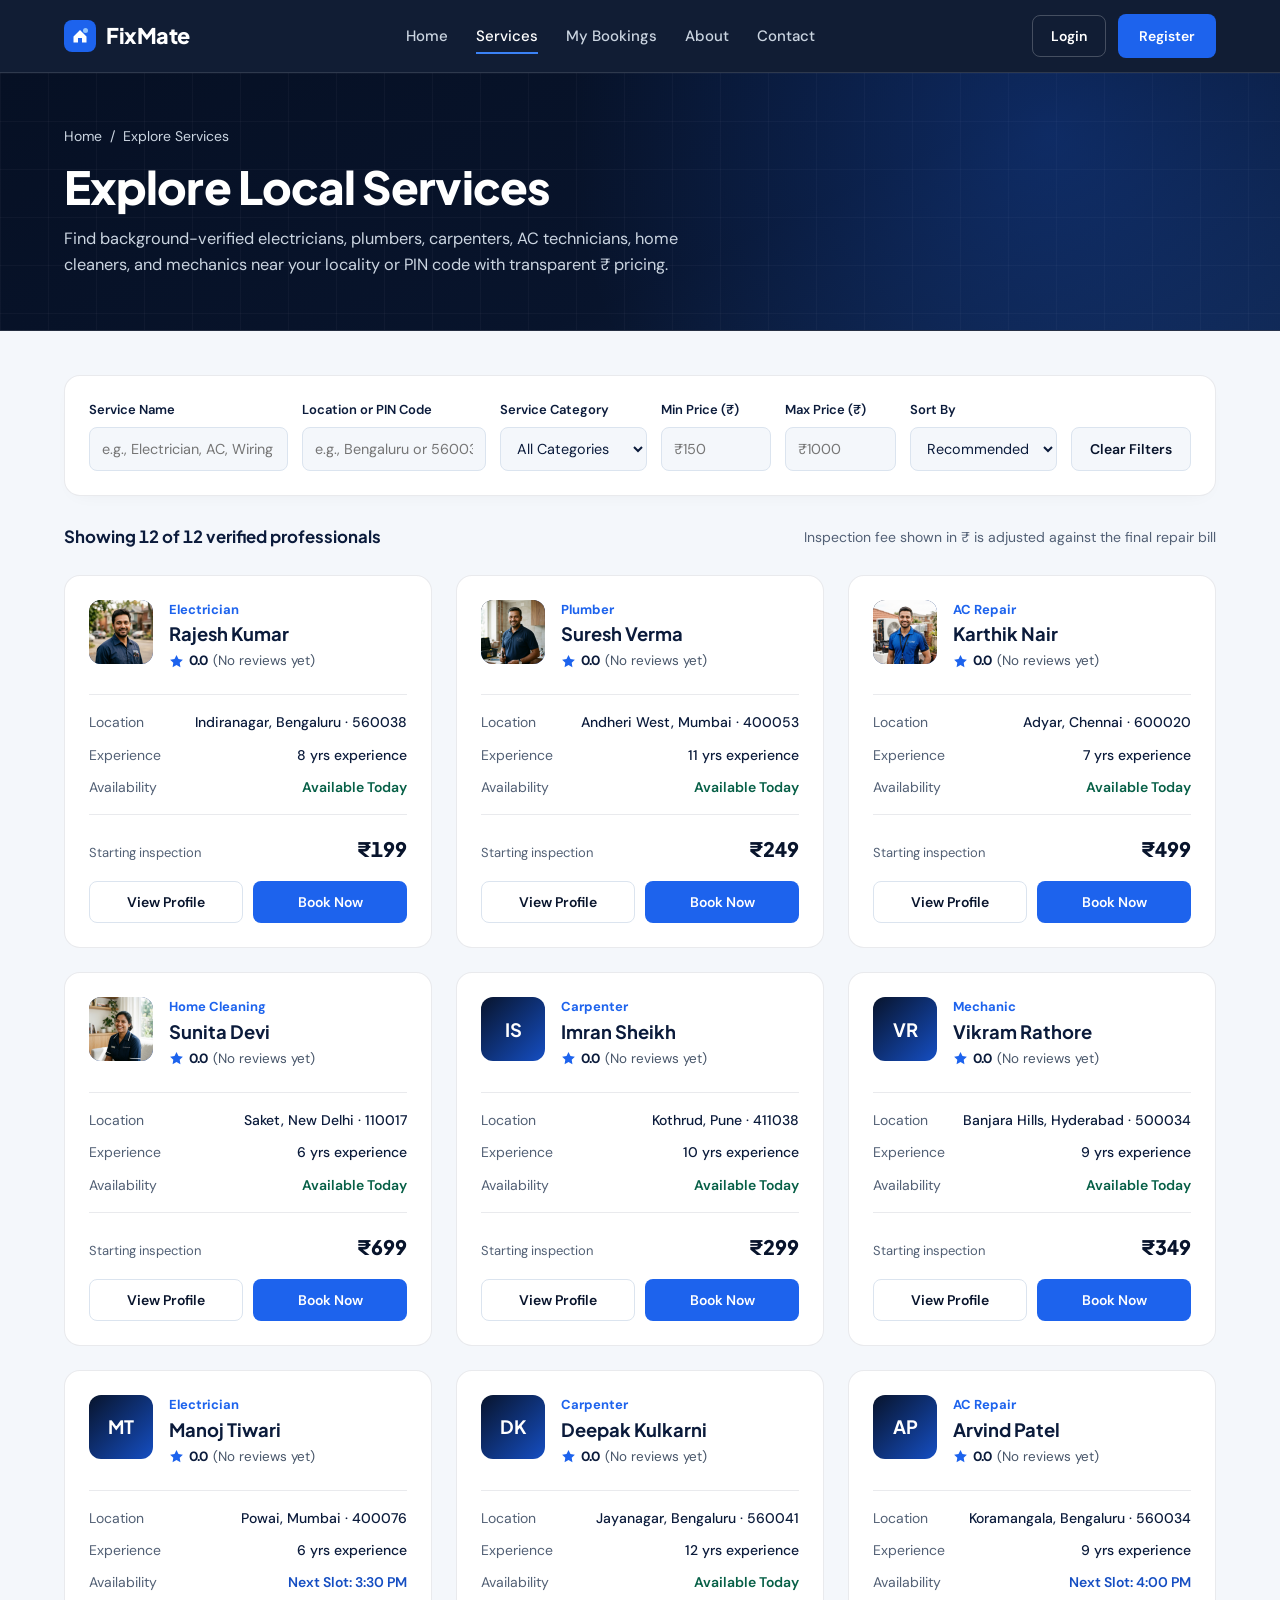
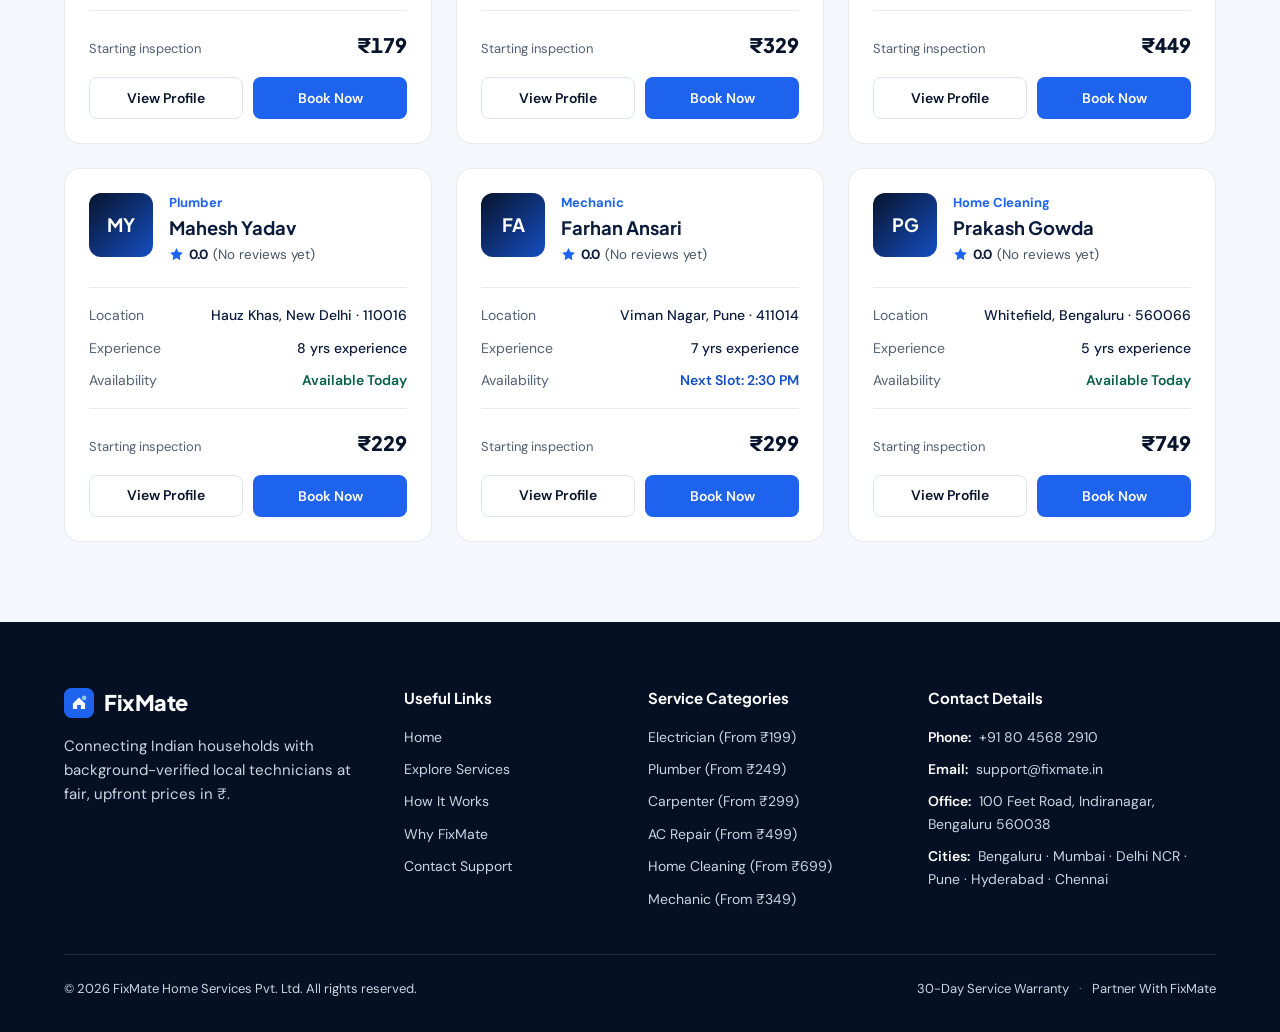
<file: fixmate-website/services.html>
<!doctype html>
<html lang="en">
  <head>
    <meta charset="UTF-8" />
    <meta name="viewport" content="width=device-width, initial-scale=1.0" />
    <title>Explore Local Services – FixMate</title>
    <meta
      name="description"
      content="Browse background-verified electricians, plumbers, carpenters, AC technicians, home cleaners, and mechanics near you with transparent ₹ rates."
    />
    <link rel="preconnect" href="https://fonts.googleapis.com" />
    <link rel="preconnect" href="https://fonts.gstatic.com" crossorigin />
    <link
      href="https://fonts.googleapis.com/css2?family=DM+Sans:ital,opsz,wght@0,9..40,400..700;1,9..40,400..700&family=Plus+Jakarta+Sans:wght@500;600;700;800&display=swap"
      rel="stylesheet"
    />
    <link rel="stylesheet" href="css/style.css" />
  </head>
  <body>
    <a class="skip-link" href="#main-content">Skip to main content</a>

    <!-- Header / Navbar (Matches Homepage) -->
    <header class="site-header" id="siteHeader">
      <div class="container header-inner">
        <a href="index.html#home" class="brand-logo" aria-label="FixMate Home">
          <svg
            class="brand-mark"
            width="32"
            height="32"
            viewBox="0 0 32 32"
            fill="none"
            xmlns="http://www.w3.org/2000/svg"
            aria-hidden="true"
          >
            <rect width="32" height="32" rx="8" fill="#1D63ED" />
            <path
              d="M9.5 16.5L16 10L22.5 16.5V22.5H18V18H14V22.5H9.5V16.5Z"
              fill="#FFFFFF"
            />
            <circle cx="21.5" cy="10.5" r="2.5" fill="#93C5FD" />
          </svg>
          <span class="brand-name">FixMate</span>
        </a>

        <nav class="main-nav" aria-label="Primary Navigation">
          <a href="index.html#home" class="nav-link">Home</a>
          <a href="services.html" class="nav-link is-active" aria-current="page">Services</a>
          <a href="customer-dashboard.html" class="nav-link">My Bookings</a>
          <a href="index.html#about" class="nav-link">About</a>
          <a href="index.html#contact" class="nav-link">Contact</a>
        </nav>

        <div class="header-actions" id="headerAuthArea">
          <a href="login.html" class="btn-ghost">Login</a>
          <a href="register.html" class="btn-primary">Register</a>
        </div>

        <button
          type="button"
          class="mobile-menu-btn"
          id="mobileMenuBtn"
          aria-expanded="false"
          aria-controls="mobileDrawer"
          aria-label="Open navigation menu"
        >
          <svg width="24" height="24" viewBox="0 0 24 24" fill="none" aria-hidden="true">
            <path
              d="M4 7H20M4 12H20M4 17H20"
              stroke="currentColor"
              stroke-width="2"
              stroke-linecap="round"
            />
          </svg>
        </button>
      </div>

      <div class="mobile-drawer" id="mobileDrawer" hidden>
        <nav class="mobile-nav" aria-label="Mobile Navigation">
          <a href="index.html#home" class="mobile-nav-link">Home</a>
          <a href="services.html" class="mobile-nav-link is-active" aria-current="page">Services</a>
          <a href="customer-dashboard.html" class="mobile-nav-link">My Bookings</a>
          <a href="index.html#about" class="mobile-nav-link">About</a>
          <a href="index.html#contact" class="mobile-nav-link">Contact</a>
        </nav>
        <div class="mobile-drawer-actions">
          <a href="login.html" class="btn-outline-dark">Login</a>
          <a href="register.html" class="btn-primary">Register</a>
        </div>
      </div>
    </header>

    <main id="main-content">
      <!-- Page Banner -->
      <section class="page-hero-banner">
        <div class="hero-backdrop" aria-hidden="true"></div>
        <div class="container">
          <div class="page-breadcrumb">
            <a href="index.html">Home</a>
            <span aria-hidden="true">/</span>
            <span>Explore Services</span>
          </div>
          <h1 class="page-hero-title">Explore Local Services</h1>
          <p class="page-hero-subtitle">
            Find background-verified electricians, plumbers, carpenters, AC technicians, home
            cleaners, and mechanics near your locality or PIN code with transparent ₹ pricing.
          </p>
        </div>
      </section>

      <!-- Search, Filters & Providers Directory -->
      <section class="explore-section" aria-label="Service Providers Directory">
        <div class="container">
          <!-- Search & Filter Toolbar -->
          <form class="filters-panel" id="filtersForm" novalidate>
            <div class="filters-grid">
              <div class="filter-field">
                <label for="filterServiceQuery">Service Name</label>
                <input
                  type="text"
                  id="filterServiceQuery"
                  placeholder="e.g., Electrician, AC, Wiring"
                  autocomplete="off"
                />
              </div>

              <div class="filter-field">
                <label for="filterLocationQuery">Location or PIN Code</label>
                <input
                  type="text"
                  id="filterLocationQuery"
                  placeholder="e.g., Bengaluru or 560038"
                  autocomplete="off"
                />
              </div>

              <div class="filter-field">
                <label for="filterCategory">Service Category</label>
                <select id="filterCategory">
                  <option value="all">All Categories</option>
                  <option value="Electrician">Electrician</option>
                  <option value="Plumber">Plumber</option>
                  <option value="Carpenter">Carpenter</option>
                  <option value="AC Repair">AC Repair</option>
                  <option value="Home Cleaning">Home Cleaning</option>
                  <option value="Mechanic">Mechanic</option>
                </select>
              </div>

              <div class="filter-field">
                <label for="filterMinPrice">Min Price (₹)</label>
                <input
                  type="number"
                  id="filterMinPrice"
                  min="0"
                  step="50"
                  placeholder="₹150"
                />
              </div>

              <div class="filter-field">
                <label for="filterMaxPrice">Max Price (₹)</label>
                <input
                  type="number"
                  id="filterMaxPrice"
                  min="0"
                  step="50"
                  placeholder="₹1000"
                />
              </div>

              <div class="filter-field">
                <label for="sortProviders">Sort By</label>
                <select id="sortProviders">
                  <option value="recommended">Recommended</option>
                  <option value="price-asc">Price: Low to High</option>
                  <option value="price-desc">Price: High to Low</option>
                </select>
              </div>

              <button type="button" class="btn-clear-filters" id="clearFiltersBtn">
                Clear Filters
              </button>
            </div>
          </form>

          <!-- Results Summary -->
          <div class="results-toolbar">
            <p class="results-count" id="providersCountText" aria-live="polite">
              Showing 12 of 12 verified professionals
            </p>
            <p class="results-hint">
              Inspection fee shown in ₹ is adjusted against the final repair bill
            </p>
          </div>

          <!-- Provider Cards Grid -->
          <div class="providers-grid" id="providersGrid"></div>

          <!-- Empty State -->
          <div class="empty-services-state" id="emptyProvidersState" hidden>
            <h3>No matching local helpers found</h3>
            <p>
              No professionals match your current search or price range in ₹. Try widening your
              price range, checking the PIN code, or resetting all filters.
            </p>
            <button type="button" class="btn-primary" id="emptyClearFiltersBtn">
              Clear All Filters
            </button>
          </div>
        </div>
      </section>
    </main>

    <!-- Footer (Matches Homepage) -->
    <footer class="site-footer">
      <div class="container">
        <div class="footer-grid">
          <div class="footer-brand-col">
            <a href="index.html#home" class="brand-logo footer-logo" aria-label="FixMate Home">
              <svg
                class="brand-mark"
                width="30"
                height="30"
                viewBox="0 0 32 32"
                fill="none"
                xmlns="http://www.w3.org/2000/svg"
                aria-hidden="true"
              >
                <rect width="32" height="32" rx="8" fill="#1D63ED" />
                <path
                  d="M9.5 16.5L16 10L22.5 16.5V22.5H18V18H14V22.5H9.5V16.5Z"
                  fill="#FFFFFF"
                />
                <circle cx="21.5" cy="10.5" r="2.5" fill="#93C5FD" />
              </svg>
              <span class="brand-name brand-name-light">FixMate</span>
            </a>
            <p class="footer-tagline">
              Connecting Indian households with background-verified local technicians at fair,
              upfront prices in ₹.
            </p>
          </div>

          <div class="footer-links-col">
            <h3 class="footer-heading">Useful Links</h3>
            <ul class="footer-links">
              <li><a href="index.html#home">Home</a></li>
              <li><a href="services.html">Explore Services</a></li>
              <li><a href="index.html#how-it-works">How It Works</a></li>
              <li><a href="index.html#about">Why FixMate</a></li>
              <li><a href="index.html#contact">Contact Support</a></li>
            </ul>
          </div>

          <div class="footer-links-col">
            <h3 class="footer-heading">Service Categories</h3>
            <ul class="footer-links">
              <li><a href="services.html?category=Electrician">Electrician (From ₹199)</a></li>
              <li><a href="services.html?category=Plumber">Plumber (From ₹249)</a></li>
              <li><a href="services.html?category=Carpenter">Carpenter (From ₹299)</a></li>
              <li><a href="services.html?category=AC+Repair">AC Repair (From ₹499)</a></li>
              <li><a href="services.html?category=Home+Cleaning">Home Cleaning (From ₹699)</a></li>
              <li><a href="services.html?category=Mechanic">Mechanic (From ₹349)</a></li>
            </ul>
          </div>

          <div class="footer-links-col">
            <h3 class="footer-heading">Contact Details</h3>
            <ul class="footer-contact-list">
              <li>
                <span class="footer-contact-label">Phone:</span>
                <a href="tel:+918045682910">+91 80 4568 2910</a>
              </li>
              <li>
                <span class="footer-contact-label">Email:</span>
                <a href="mailto:support@fixmate.in">support@fixmate.in</a>
              </li>
              <li>
                <span class="footer-contact-label">Office:</span>
                <span>100 Feet Road, Indiranagar, Bengaluru 560038</span>
              </li>
              <li>
                <span class="footer-contact-label">Cities:</span>
                <span>Bengaluru · Mumbai · Delhi NCR · Pune · Hyderabad · Chennai</span>
              </li>
            </ul>
          </div>
        </div>

        <div class="footer-bottom">
          <p class="footer-copy">
            &copy; <span id="currentYear">2026</span> FixMate Home Services Pvt. Ltd. All rights
            reserved.
          </p>
          <div class="footer-bottom-links">
            <a href="index.html#about">30-Day Service Warranty</a>
            <span class="meta-sep" aria-hidden="true">·</span>
            <a href="index.html#contact">Partner With FixMate</a>
          </div>
        </div>
      </div>
    </footer>

    <!-- Provider Profile Modal -->
    <div
      class="modal-backdrop"
      id="profileModal"
      role="dialog"
      aria-modal="true"
      aria-labelledby="profileModalName"
      hidden
    >
      <div class="modal-dialog modal-dialog-wide">
        <div class="modal-header">
          <div>
            <p class="modal-eyebrow" id="profileModalCategory">Electrician</p>
            <h2 class="modal-title" id="profileModalName">Provider Name</h2>
          </div>
          <button
            type="button"
            class="modal-close-btn"
            data-close-modal="profileModal"
            aria-label="Close profile modal"
          >
            <svg width="20" height="20" viewBox="0 0 24 24" fill="none" aria-hidden="true">
              <path
                d="M6 6L18 18M18 6L6 18"
                stroke="currentColor"
                stroke-width="2"
                stroke-linecap="round"
              />
            </svg>
          </button>
        </div>

        <div class="profile-modal-top">
          <div class="provider-avatar-wrap" id="profileModalAvatar"></div>
          <div>
            <p class="provider-rating-line" id="profileModalRating"></p>
            <p class="author-meta" id="profileModalLocation"></p>
            <p class="author-meta" id="profileModalAvailability"></p>
          </div>
        </div>

        <p class="profile-bio" id="profileModalBio"></p>

        <div class="profile-specs-grid">
          <div>
            <span class="profile-spec-label">Experience</span>
            <span class="profile-spec-value" id="profileModalExp"></span>
          </div>
          <div>
            <span class="profile-spec-label">Verification</span>
            <span class="profile-spec-value">Aadhaar &amp; Police Verified</span>
          </div>
          <div>
            <span class="profile-spec-label">PIN Codes Served</span>
            <span class="profile-spec-value" id="profileModalPins"></span>
          </div>
          <div>
            <span class="profile-spec-label">Starting Visit Fee</span>
            <span class="profile-spec-value" id="profileModalPrice"></span>
          </div>
        </div>

        <div class="profile-rate-list">
          <h3 class="profile-rate-heading">Standard ₹ Rate Card</h3>
          <div id="profileModalRates"></div>
        </div>

        <button type="button" class="btn-primary btn-full" id="profileBookBtn">
          Book This Professional
        </button>
      </div>
    </div>

    <!-- Auth Modal (Login / Register) -->
    <div
      class="modal-backdrop"
      id="authModal"
      role="dialog"
      aria-modal="true"
      aria-labelledby="authModalTitle"
      hidden
    >
      <div class="modal-dialog">
        <div class="modal-header">
          <div>
            <p class="modal-eyebrow">FixMate Account</p>
            <h2 class="modal-title" id="authModalTitle">Welcome back</h2>
          </div>
          <button
            type="button"
            class="modal-close-btn"
            data-close-modal="authModal"
            aria-label="Close account modal"
          >
            <svg width="20" height="20" viewBox="0 0 24 24" fill="none" aria-hidden="true">
              <path
                d="M6 6L18 18M18 6L6 18"
                stroke="currentColor"
                stroke-width="2"
                stroke-linecap="round"
              />
            </svg>
          </button>
        </div>

        <div class="auth-tabs" role="tablist">
          <button
            type="button"
            class="auth-tab is-active"
            data-auth-tab="login"
            role="tab"
            aria-selected="true"
          >
            Login
          </button>
          <button
            type="button"
            class="auth-tab"
            data-auth-tab="register"
            role="tab"
            aria-selected="false"
          >
            Register
          </button>
        </div>

        <form id="authForm" class="modal-form" novalidate>
          <div class="form-field" id="authNameGroup" hidden>
            <label for="authFullName">Full Name</label>
            <input type="text" id="authFullName" placeholder="e.g., Your full name" />
            <span class="field-error" id="authNameError" aria-live="polite"></span>
          </div>

          <div class="form-field">
            <label for="authIdentifier">Email or Mobile Number</label>
            <input
              type="text"
              id="authIdentifier"
              placeholder="name@example.com or 9876543210"
              required
            />
            <span class="field-error" id="authIdentifierError" aria-live="polite"></span>
          </div>

          <div class="form-field">
            <label for="authPassword">Password</label>
            <input
              type="password"
              id="authPassword"
              placeholder="Minimum 6 characters"
              required
            />
            <span class="field-error" id="authPasswordError" aria-live="polite"></span>
          </div>

          <button type="submit" class="btn-primary btn-full" id="authSubmitBtn">
            Login to FixMate
          </button>
        </form>
      </div>
    </div>

    <script type="module" src="js/auth-session.js"></script>
    <script type="module" src="js/services.js"></script>
  </body>
</html>
</file>
<file: fixmate-website/css/style.css>
/* ==========================================================================
   FixMate – Stylesheet (Pure CSS3)
   Theme: Dark Navy Blue (#08142C) & Bright Blue (#1D63ED) on White / Light Grey
   ========================================================================== */

:root {
  --navy-950: #061024;
  --navy-900: #08142c;
  --navy-800: #0f2347;
  --navy-700: #173463;
  --blue-600: #1d63ed;
  --blue-700: #154ec2;
  --blue-500: #3b82f6;
  --blue-100: #e8f0fe;
  --blue-50: #f2f6ff;

  --white: #ffffff;
  --grey-50: #f4f7fb;
  --grey-100: #eaf0f7;
  --grey-200: #dbe4ef;
  --grey-300: #cbd5e1;

  --text-primary: #0b1b3b;
  --text-secondary: #475569;
  --text-muted: #526075;
  --text-on-dark: #f8fafc;
  --text-on-dark-muted: #cbd5e1;

  --success-text: #065f46;
  --success-bg: #ecfdf5;
  --success-border: #a7f3d0;
  --warning-text: #92400e;
  --warning-bg: #fffbeb;
  --warning-border: #fcd34d;
  --error-text: #b91c1c;

  --border-hairline: 1px solid rgba(11, 27, 59, 0.09);
  --border-dark: 1px solid rgba(255, 255, 255, 0.12);
  --shadow-card: 0 10px 28px -12px rgba(8, 20, 44, 0.1);
  --shadow-modal: 0 24px 64px -16px rgba(6, 16, 36, 0.35);

  --radius-sm: 8px;
  --radius-md: 12px;
  --radius-lg: 16px;

  --font-display: 'Plus Jakarta Sans', -apple-system, BlinkMacSystemFont, 'Segoe UI', sans-serif;
  --font-body: 'DM Sans', -apple-system, BlinkMacSystemFont, 'Segoe UI', sans-serif;

  --transition-fast: 180ms cubic-bezier(0.16, 1, 0.3, 1);
  --container-max: 1200px;
}

*,
*::before,
*::after {
  box-sizing: border-box;
}

html {
  scroll-behavior: smooth;
  -webkit-text-size-adjust: 100%;
  overflow-x: clip;
}

body {
  margin: 0;
  font-family: var(--font-body);
  font-size: 16px;
  line-height: 1.6;
  color: var(--text-primary);
  background-color: var(--white);
  -webkit-font-smoothing: antialiased;
  overflow-x: clip;
}

img {
  display: block;
  max-width: 100%;
}

button,
input,
select {
  font-family: inherit;
  font-size: inherit;
}

a {
  color: inherit;
  text-decoration: none;
}

h1,
h2,
h3,
p,
ul,
blockquote {
  margin: 0;
}

ul {
  padding: 0;
  list-style: none;
}

:focus-visible {
  outline: 2px solid var(--blue-500);
  outline-offset: 2px;
}

.sr-only {
  position: absolute;
  width: 1px;
  height: 1px;
  padding: 0;
  margin: -1px;
  overflow: hidden;
  clip: rect(0, 0, 0, 0);
  white-space: nowrap;
  border: 0;
}

.skip-link {
  position: absolute;
  top: -100px;
  left: 16px;
  z-index: 1000;
  padding: 10px 16px;
  background-color: var(--blue-600);
  color: var(--white);
  border-radius: var(--radius-sm);
  font-weight: 600;
}

.skip-link:focus {
  top: 16px;
}

.container {
  width: 100%;
  max-width: var(--container-max);
  margin-inline: auto;
  padding-inline: 24px;
}

/* ==========================================================================
   Header / Navbar (3-Zone Contract)
   ========================================================================== */

.site-header {
  position: sticky;
  top: 0;
  z-index: 100;
  background-color: rgba(8, 20, 44, 0.96);
  backdrop-filter: blur(10px);
  border-bottom: var(--border-dark);
}

.header-inner {
  display: flex;
  align-items: center;
  justify-content: space-between;
  gap: 32px;
  height: 72px;
}

.brand-logo {
  display: inline-flex;
  align-items: center;
  gap: 10px;
  flex-shrink: 0;
  white-space: nowrap;
}

.brand-name {
  font-family: var(--font-display);
  font-size: 1.35rem;
  font-weight: 800;
  letter-spacing: -0.02em;
  color: var(--white);
}

.main-nav {
  display: flex;
  align-items: center;
  gap: 28px;
}

.nav-link {
  position: relative;
  font-size: 0.9375rem;
  font-weight: 500;
  color: var(--text-on-dark-muted);
  white-space: nowrap;
  flex-shrink: 0;
  padding-block: 6px;
  transition: color var(--transition-fast);
}

.nav-link::after {
  content: '';
  position: absolute;
  left: 0;
  right: 0;
  bottom: 0;
  height: 2px;
  background-color: var(--blue-500);
  transform: scaleX(0);
  transform-origin: left;
  transition: transform var(--transition-fast);
}

.nav-link:hover,
.nav-link.is-active {
  color: var(--white);
}

.nav-link:hover::after,
.nav-link.is-active::after {
  transform: scaleX(1);
}

.header-actions {
  display: flex;
  align-items: center;
  gap: 12px;
  flex-shrink: 0;
}

.btn-ghost {
  background: transparent;
  border: 1px solid rgba(255, 255, 255, 0.22);
  color: var(--white);
  padding: 9px 18px;
  border-radius: var(--radius-sm);
  font-size: 0.875rem;
  font-weight: 600;
  cursor: pointer;
  white-space: nowrap;
  flex-shrink: 0;
  transition: background-color var(--transition-fast), border-color var(--transition-fast);
}

.btn-ghost:hover {
  background-color: rgba(255, 255, 255, 0.08);
  border-color: rgba(255, 255, 255, 0.42);
}

.btn-primary {
  display: inline-flex;
  align-items: center;
  justify-content: center;
  gap: 8px;
  background-color: var(--blue-600);
  color: var(--white);
  border: 1px solid transparent;
  padding: 10px 20px;
  border-radius: var(--radius-sm);
  font-size: 0.875rem;
  font-weight: 600;
  cursor: pointer;
  white-space: nowrap;
  flex-shrink: 0;
  transition: background-color var(--transition-fast), transform var(--transition-fast), box-shadow var(--transition-fast), opacity var(--transition-fast);
}

.btn-primary:hover:not(:disabled) {
  background-color: var(--blue-700);
  transform: translateY(-1px);
  box-shadow: 0 6px 16px -6px rgba(29, 99, 237, 0.45);
}

.btn-primary:active:not(:disabled) {
  transform: translateY(0);
}

.btn-primary:disabled {
  opacity: 0.72;
  cursor: not-allowed;
  transform: none;
}

.btn-outline-dark {
  display: inline-flex;
  align-items: center;
  justify-content: center;
  background-color: transparent;
  color: var(--white);
  border: 1px solid rgba(255, 255, 255, 0.28);
  padding: 10px 20px;
  border-radius: var(--radius-sm);
  font-size: 0.9375rem;
  font-weight: 600;
  cursor: pointer;
  white-space: nowrap;
  transition: background-color var(--transition-fast), border-color var(--transition-fast);
}

.btn-outline-dark:hover {
  background-color: rgba(255, 255, 255, 0.08);
  border-color: rgba(255, 255, 255, 0.45);
}

.btn-full {
  width: 100%;
  padding-block: 12px;
  font-size: 0.95rem;
}

.user-session-badge {
  display: inline-flex;
  align-items: center;
  gap: 12px;
  color: var(--white);
  font-size: 0.875rem;
  font-weight: 500;
  white-space: nowrap;
}

.mobile-menu-btn {
  display: none;
  align-items: center;
  justify-content: center;
  width: 44px;
  height: 44px;
  background: transparent;
  border: 1px solid rgba(255, 255, 255, 0.18);
  border-radius: var(--radius-sm);
  color: var(--white);
  cursor: pointer;
}

.mobile-drawer {
  background-color: var(--navy-900);
  border-top: var(--border-dark);
  padding: 16px 24px 24px;
}

.mobile-nav {
  display: flex;
  flex-direction: column;
  gap: 4px;
  margin-bottom: 16px;
}

.mobile-nav-link {
  padding: 12px 0;
  font-size: 1rem;
  font-weight: 500;
  color: var(--text-on-dark-muted);
  border-bottom: 1px solid rgba(255, 255, 255, 0.08);
  transition: color var(--transition-fast), padding-left var(--transition-fast);
}

.mobile-nav-link:hover,
.mobile-nav-link.is-active {
  color: var(--white);
}

.mobile-nav-link.is-active {
  font-weight: 700;
  padding-left: 10px;
  border-left: 3px solid var(--blue-500);
}

.mobile-drawer-actions {
  display: grid;
  grid-template-columns: 1fr 1fr;
  gap: 12px;
}

/* ==========================================================================
   Hero Section
   ========================================================================== */

.hero-section {
  position: relative;
  overflow: hidden;
  background: linear-gradient(155deg, var(--navy-950) 0%, var(--navy-900) 52%, var(--navy-800) 100%);
  color: var(--white);
  padding-top: 56px;
  padding-bottom: 56px;
}

.hero-backdrop {
  position: absolute;
  inset: 0;
  background-image:
    radial-gradient(circle at 82% 24%, rgba(29, 99, 237, 0.28) 0%, transparent 45%),
    linear-gradient(rgba(255, 255, 255, 0.03) 1px, transparent 1px),
    linear-gradient(90deg, rgba(255, 255, 255, 0.03) 1px, transparent 1px);
  background-size: auto, 48px 48px, 48px 48px;
  pointer-events: none;
}

.hero-section > .container {
  position: relative;
  z-index: 1;
}

.hero-grid {
  display: grid;
  grid-template-columns: 1.12fr 0.88fr;
  gap: 48px;
  align-items: stretch;
}

.hero-copy {
  display: flex;
  flex-direction: column;
  justify-content: center;
  min-width: 0;
}

.hero-kicker {
  font-size: 0.875rem;
  font-weight: 600;
  color: #93c5fd;
  letter-spacing: 0.01em;
  margin-bottom: 14px;
}

.hero-title {
  font-family: var(--font-display);
  font-size: clamp(2.25rem, 4.1vw, 3.5rem);
  font-weight: 800;
  line-height: 1.12;
  letter-spacing: -0.025em;
  text-wrap: balance;
  color: var(--white);
  margin-bottom: 18px;
}

.hero-subtitle {
  font-size: 1.0625rem;
  line-height: 1.65;
  color: var(--text-on-dark-muted);
  max-width: 58ch;
  margin-bottom: 28px;
}

/* Hero Search Form */
.hero-search-form {
  display: grid;
  grid-template-columns: 1fr 1px 1.15fr auto;
  align-items: center;
  background-color: var(--white);
  border-radius: var(--radius-md);
  padding: 6px;
  box-shadow: 0 20px 44px -12px rgba(3, 10, 26, 0.5);
  margin-bottom: 18px;
}

.search-field-group {
  min-width: 0;
}

.input-with-icon {
  display: flex;
  align-items: center;
  gap: 10px;
  padding: 0 14px;
}

.field-icon {
  color: var(--blue-600);
  flex-shrink: 0;
}

.input-with-icon input {
  width: 100%;
  min-width: 0;
  height: 44px;
  border: 0;
  background: transparent;
  color: var(--text-primary);
  font-size: 0.9375rem;
  font-weight: 500;
  outline: none;
}

.input-with-icon input::placeholder {
  color: var(--text-muted);
  font-weight: 400;
}

.search-divider {
  width: 1px;
  height: 28px;
  background-color: var(--grey-200);
}

.btn-search {
  height: 46px;
  padding: 0 22px;
  background-color: var(--blue-600);
  color: var(--white);
  border: 0;
  border-radius: var(--radius-sm);
  font-size: 0.9375rem;
  font-weight: 600;
  cursor: pointer;
  white-space: nowrap;
  flex-shrink: 0;
  transition: background-color var(--transition-fast), transform var(--transition-fast);
}

.btn-search:hover {
  background-color: var(--blue-700);
  transform: translateY(-1px);
}

.hero-quick-links {
  display: flex;
  flex-wrap: wrap;
  align-items: center;
  gap: 8px;
  font-size: 0.875rem;
  color: var(--text-on-dark-muted);
}

.quick-label {
  font-weight: 600;
  color: var(--white);
}

.quick-link-btn {
  background: transparent;
  border: 0;
  padding: 4px 2px;
  color: #bfdbfe;
  font-size: 0.875rem;
  font-weight: 500;
  cursor: pointer;
  transition: color var(--transition-fast);
}

.quick-link-btn:hover {
  color: var(--white);
  text-decoration: underline;
  text-underline-offset: 4px;
}

.meta-sep {
  color: rgba(203, 213, 225, 0.55);
}

/* Hero Visual Column */
.hero-visual {
  display: flex;
}

.hero-image-frame {
  position: relative;
  width: 100%;
  min-height: 360px;
  border-radius: var(--radius-lg);
  overflow: hidden;
  border: 1px solid rgba(255, 255, 255, 0.14);
  background: linear-gradient(135deg, var(--navy-800) 0%, var(--navy-700) 100%);
}

.hero-image-frame img {
  width: 100%;
  height: 100%;
  object-fit: cover;
  object-position: center 20%;
}

.hero-image-scrim {
  position: absolute;
  inset: 0;
  background: linear-gradient(180deg, transparent 48%, rgba(6, 16, 36, 0.88) 100%);
  pointer-events: none;
}

.hero-image-caption {
  position: absolute;
  left: 24px;
  right: 24px;
  bottom: 20px;
  z-index: 2;
}

.caption-title {
  font-family: var(--font-display);
  font-size: 1rem;
  font-weight: 700;
  color: var(--white);
  font-variant-numeric: tabular-nums;
}

.caption-sub {
  font-size: 0.875rem;
  color: var(--text-on-dark-muted);
  margin-top: 2px;
}

/* Full-width 4-Column Trust Metrics Strip */
.hero-metrics-strip {
  display: grid;
  grid-template-columns: repeat(4, 1fr);
  gap: 24px;
  margin-top: 44px;
  padding-top: 32px;
  border-top: var(--border-dark);
}

.metric-value {
  font-family: var(--font-display);
  font-size: 1.5rem;
  font-weight: 700;
  color: var(--white);
  font-variant-numeric: tabular-nums;
  line-height: 1.25;
}

.metric-label {
  font-size: 0.875rem;
  color: var(--text-on-dark-muted);
  margin-top: 4px;
}

/* ==========================================================================
   Shared Section Layout
   ========================================================================== */

.section {
  padding-block: 80px;
}

.section-eyebrow {
  font-size: 0.875rem;
  font-weight: 700;
  color: var(--blue-600);
  margin-bottom: 8px;
}

.section-title {
  font-family: var(--font-display);
  font-size: clamp(1.75rem, 2.8vw, 2.35rem);
  font-weight: 700;
  line-height: 1.2;
  letter-spacing: -0.02em;
  text-wrap: balance;
  color: var(--text-primary);
}

.section-description {
  font-size: 1rem;
  color: var(--text-secondary);
  margin-top: 12px;
  max-width: 60ch;
}

.section-heading-center {
  text-align: center;
  max-width: 660px;
  margin-inline: auto;
  margin-bottom: 48px;
}

.section-heading-center .section-description {
  margin-inline: auto;
}

/* ==========================================================================
   Popular Services Section
   ========================================================================== */

.services-section {
  background-color: var(--grey-50);
}

.section-header-row {
  display: flex;
  flex-wrap: wrap;
  align-items: flex-end;
  justify-content: space-between;
  gap: 24px;
  margin-bottom: 36px;
}

.section-heading-block {
  max-width: 540px;
}

.filter-tabs {
  display: inline-flex;
  flex-wrap: wrap;
  gap: 6px;
  padding: 5px;
  background-color: var(--grey-100);
  border: var(--border-hairline);
  border-radius: var(--radius-md);
}

.filter-tab {
  padding: 8px 14px;
  border: 0;
  border-radius: var(--radius-sm);
  background: transparent;
  color: var(--text-secondary);
  font-size: 0.875rem;
  font-weight: 600;
  cursor: pointer;
  white-space: nowrap;
  transition: background-color var(--transition-fast), color var(--transition-fast);
}

.filter-tab:hover {
  color: var(--text-primary);
}

.filter-tab.is-active {
  background-color: var(--white);
  color: var(--blue-600);
  box-shadow: 0 2px 6px rgba(11, 27, 59, 0.08);
}

.search-status-bar {
  display: flex;
  align-items: center;
  justify-content: space-between;
  gap: 16px;
  padding: 14px 20px;
  margin-bottom: 24px;
  background-color: var(--blue-50);
  border: 1px solid rgba(29, 99, 237, 0.22);
  border-radius: var(--radius-md);
}

.search-status-text {
  font-size: 0.9375rem;
  font-weight: 500;
  color: var(--text-primary);
}

.btn-text-reset {
  background: transparent;
  border: 0;
  color: var(--blue-600);
  font-size: 0.875rem;
  font-weight: 700;
  cursor: pointer;
  white-space: nowrap;
}

.btn-text-reset:hover {
  text-decoration: underline;
}

.services-grid {
  display: grid;
  grid-template-columns: repeat(3, 1fr);
  gap: 24px;
}

.service-card {
  display: flex;
  flex-direction: column;
  background-color: var(--white);
  border: var(--border-hairline);
  border-radius: var(--radius-lg);
  padding: 28px;
  transition: transform var(--transition-fast), box-shadow var(--transition-fast), border-color var(--transition-fast);
}

.service-card:hover {
  transform: translateY(-4px);
  box-shadow: var(--shadow-card);
  border-color: rgba(29, 99, 237, 0.3);
}

.service-card.is-highlighted {
  border-color: var(--blue-600);
  box-shadow: 0 12px 28px -10px rgba(29, 99, 237, 0.22);
}

.service-card[hidden] {
  display: none;
}

.service-card-top {
  display: flex;
  align-items: center;
  justify-content: space-between;
  gap: 12px;
  margin-bottom: 20px;
}

.service-icon-box {
  display: inline-flex;
  align-items: center;
  justify-content: center;
  width: 48px;
  height: 48px;
  border-radius: var(--radius-md);
  background-color: var(--blue-50);
  color: var(--blue-600);
}

.service-price {
  font-family: var(--font-display);
  font-size: 0.95rem;
  font-weight: 700;
  color: var(--navy-900);
  font-variant-numeric: tabular-nums;
}

.service-title {
  font-family: var(--font-display);
  font-size: 1.25rem;
  font-weight: 700;
  color: var(--text-primary);
  margin-bottom: 10px;
}

.service-desc {
  font-size: 0.9375rem;
  color: var(--text-secondary);
  line-height: 1.6;
  margin-bottom: 18px;
  flex-grow: 1;
}

.service-meta {
  display: flex;
  align-items: center;
  gap: 8px;
  font-size: 0.8125rem;
  color: var(--text-muted);
  padding-top: 14px;
  margin-bottom: 18px;
  border-top: var(--border-hairline);
  font-variant-numeric: tabular-nums;
}

.service-meta .meta-sep {
  color: var(--grey-300);
}

.btn-card-action {
  width: 100%;
  padding: 11px 16px;
  background-color: var(--grey-50);
  color: var(--navy-900);
  border: 1px solid var(--grey-200);
  border-radius: var(--radius-sm);
  font-size: 0.9rem;
  font-weight: 600;
  cursor: pointer;
  white-space: nowrap;
  transition: background-color var(--transition-fast), color var(--transition-fast), border-color var(--transition-fast);
}

.service-card:hover .btn-card-action,
.btn-card-action:hover {
  background-color: var(--blue-600);
  color: var(--white);
  border-color: var(--blue-600);
}

.empty-services-state {
  text-align: center;
  padding: 48px 24px;
  background-color: var(--white);
  border: var(--border-hairline);
  border-radius: var(--radius-lg);
}

.empty-services-state h3 {
  font-family: var(--font-display);
  font-size: 1.25rem;
  margin-bottom: 8px;
}

.empty-services-state p {
  color: var(--text-secondary);
  max-width: 48ch;
  margin: 0 auto 20px;
}

/* ==========================================================================
   How It Works Section
   ========================================================================== */

.how-it-works-section {
  background-color: var(--white);
}

.steps-grid {
  display: grid;
  grid-template-columns: repeat(3, 1fr);
  gap: 28px;
}

.step-card {
  padding: 32px 28px;
  background-color: var(--grey-50);
  border: var(--border-hairline);
  border-radius: var(--radius-lg);
  transition: transform var(--transition-fast), border-color var(--transition-fast);
}

.step-card:hover {
  transform: translateY(-3px);
  border-color: rgba(29, 99, 237, 0.25);
}

.step-number {
  font-family: var(--font-display);
  font-size: 2rem;
  font-weight: 800;
  color: var(--blue-600);
  line-height: 1;
  margin-bottom: 18px;
  font-variant-numeric: tabular-nums;
}

.step-title {
  font-family: var(--font-display);
  font-size: 1.1875rem;
  font-weight: 700;
  color: var(--text-primary);
  margin-bottom: 10px;
}

.step-desc {
  font-size: 0.9375rem;
  color: var(--text-secondary);
  line-height: 1.65;
}

/* ==========================================================================
   Why Choose FixMate Section
   ========================================================================== */

.why-section {
  background-color: var(--grey-50);
}

.why-grid {
  display: grid;
  grid-template-columns: 0.92fr 1.08fr;
  gap: 56px;
  align-items: stretch;
}

.why-visual {
  display: flex;
}

.why-image-frame {
  width: 100%;
  min-height: 400px;
  border-radius: var(--radius-lg);
  overflow: hidden;
  border: var(--border-hairline);
  background: linear-gradient(135deg, var(--navy-800) 0%, var(--blue-700) 100%);
}

.why-image-frame img {
  width: 100%;
  height: 100%;
  object-fit: cover;
}

.why-content {
  display: flex;
  flex-direction: column;
  justify-content: center;
}

.why-lead {
  font-size: 1.02rem;
  color: var(--text-secondary);
  margin-top: 14px;
  margin-bottom: 28px;
  max-width: 56ch;
}

.benefits-list {
  display: grid;
  grid-template-columns: 1fr;
  gap: 20px;
}

.benefit-item {
  display: flex;
  align-items: flex-start;
  gap: 16px;
  padding-top: 18px;
  border-top: var(--border-hairline);
}

.benefit-item:first-child {
  padding-top: 0;
  border-top: 0;
}

.benefit-icon {
  display: inline-flex;
  align-items: center;
  justify-content: center;
  width: 40px;
  height: 40px;
  flex-shrink: 0;
  border-radius: var(--radius-sm);
  background-color: var(--blue-100);
  color: var(--blue-600);
}

.benefit-title {
  font-family: var(--font-display);
  font-size: 1.0625rem;
  font-weight: 700;
  color: var(--text-primary);
  margin-bottom: 4px;
}

.benefit-desc {
  font-size: 0.9375rem;
  color: var(--text-secondary);
  line-height: 1.55;
}

/* ==========================================================================
   Testimonials Section
   ========================================================================== */

.testimonials-section {
  background-color: var(--white);
}

.testimonials-grid {
  display: grid;
  grid-template-columns: repeat(3, 1fr);
  gap: 24px;
}

.testimonial-card {
  display: flex;
  flex-direction: column;
  background-color: var(--grey-50);
  border: var(--border-hairline);
  border-radius: var(--radius-lg);
  padding: 28px;
  transition: transform var(--transition-fast), box-shadow var(--transition-fast);
}

.testimonial-card:hover {
  transform: translateY(-3px);
  box-shadow: var(--shadow-card);
}

.testimonial-rating {
  display: flex;
  align-items: center;
  justify-content: space-between;
  gap: 12px;
  margin-bottom: 18px;
}

.rating-text {
  font-size: 0.8125rem;
  font-weight: 600;
  color: var(--text-muted);
  font-variant-numeric: tabular-nums;
}

.testimonial-quote {
  font-size: 0.95rem;
  line-height: 1.65;
  color: var(--text-primary);
  flex-grow: 1;
  margin-bottom: 24px;
}

.testimonial-author {
  display: flex;
  align-items: center;
  gap: 14px;
  padding-top: 16px;
  border-top: var(--border-hairline);
}

.author-avatar {
  width: 48px;
  height: 48px;
  border-radius: 50%;
  object-fit: cover;
  flex-shrink: 0;
  background-color: var(--navy-800);
}

.author-monogram {
  display: inline-flex;
  align-items: center;
  justify-content: center;
  width: 48px;
  height: 48px;
  border-radius: 50%;
  flex-shrink: 0;
  background-color: var(--navy-900);
  color: var(--white);
  font-family: var(--font-display);
  font-size: 0.95rem;
  font-weight: 700;
}

.author-name {
  font-family: var(--font-display);
  font-size: 0.975rem;
  font-weight: 700;
  color: var(--text-primary);
}

.author-meta {
  font-size: 0.8125rem;
  color: var(--text-muted);
  font-variant-numeric: tabular-nums;
}

/* ==========================================================================
   Contact / Callback Section
   ========================================================================== */

.contact-section {
  background-color: var(--grey-50);
  padding-block: 72px;
}

.contact-panel {
  display: grid;
  grid-template-columns: 1fr 1fr;
  gap: 48px;
  background-color: var(--white);
  border: var(--border-hairline);
  border-radius: var(--radius-lg);
  padding: 44px;
}

.contact-lead {
  font-size: 0.975rem;
  color: var(--text-secondary);
  margin-top: 14px;
  margin-bottom: 28px;
  max-width: 48ch;
}

.contact-details-list {
  display: flex;
  flex-direction: column;
  gap: 14px;
  padding-top: 20px;
  border-top: var(--border-hairline);
}

.contact-detail-row {
  display: flex;
  flex-wrap: wrap;
  justify-content: space-between;
  gap: 8px;
  font-size: 0.9375rem;
}

.contact-detail-label {
  color: var(--text-muted);
  font-weight: 500;
}

.contact-detail-value {
  color: var(--text-primary);
  font-weight: 600;
  font-variant-numeric: tabular-nums;
}

a.contact-detail-value:hover {
  color: var(--blue-600);
}

.contact-form {
  display: flex;
  flex-direction: column;
  gap: 16px;
}

.form-row-two {
  display: grid;
  grid-template-columns: 1fr 1fr;
  gap: 16px;
}

.form-field {
  display: flex;
  flex-direction: column;
  gap: 6px;
}

.form-field label {
  font-size: 0.875rem;
  font-weight: 600;
  color: var(--text-primary);
}

.form-field input,
.form-field select {
  width: 100%;
  height: 44px;
  padding: 0 14px;
  background-color: var(--grey-50);
  border: 1px solid var(--grey-200);
  border-radius: var(--radius-sm);
  color: var(--text-primary);
  font-size: 0.9375rem;
  transition: border-color var(--transition-fast), background-color var(--transition-fast), box-shadow var(--transition-fast);
}

.form-field input:focus,
.form-field select:focus {
  outline: none;
  background-color: var(--white);
  border-color: var(--blue-600);
  box-shadow: 0 0 0 3px rgba(29, 99, 237, 0.14);
}

.form-field input.is-invalid,
.form-field select.is-invalid,
.form-field textarea.is-invalid {
  border-color: var(--error-text);
  background-color: #fef2f2;
}

.form-field input.is-invalid:focus,
.form-field select.is-invalid:focus,
.form-field textarea.is-invalid:focus {
  border-color: var(--error-text);
  box-shadow: 0 0 0 3px rgba(185, 28, 28, 0.14);
}

.field-error {
  min-height: 16px;
  font-size: 0.78rem;
  color: var(--error-text);
  font-weight: 500;
}

.form-feedback {
  padding: 12px 16px;
  border-radius: var(--radius-sm);
  font-size: 0.875rem;
  font-weight: 600;
  background-color: var(--success-bg);
  color: var(--success-text);
  border: 1px solid var(--success-border);
}

/* ==========================================================================
   Footer
   ========================================================================== */

.site-footer {
  background-color: var(--navy-950);
  color: var(--text-on-dark-muted);
  padding-top: 64px;
  padding-bottom: 32px;
}

.footer-grid {
  display: grid;
  grid-template-columns: 1.25fr 0.85fr 1fr 1.2fr;
  gap: 40px;
  padding-bottom: 44px;
  border-bottom: var(--border-dark);
}

.footer-logo {
  margin-bottom: 14px;
}

.brand-name-light {
  color: var(--white);
}

.footer-tagline {
  font-size: 0.9375rem;
  line-height: 1.6;
  max-width: 32ch;
}

.footer-heading {
  font-family: var(--font-display);
  font-size: 0.9375rem;
  font-weight: 700;
  color: var(--white);
  margin-bottom: 16px;
}

.footer-links,
.footer-contact-list {
  display: flex;
  flex-direction: column;
  gap: 10px;
  font-size: 0.875rem;
}

.footer-links a:hover,
.footer-contact-list a:hover {
  color: var(--white);
}

.footer-contact-label {
  color: var(--white);
  font-weight: 600;
  margin-right: 4px;
}

.footer-bottom {
  display: flex;
  flex-wrap: wrap;
  align-items: center;
  justify-content: space-between;
  gap: 16px;
  padding-top: 24px;
  font-size: 0.8125rem;
}

.footer-bottom-links {
  display: flex;
  align-items: center;
  gap: 10px;
}

.footer-bottom-links a:hover {
  color: var(--white);
}

/* ==========================================================================
   Modals (Booking & Auth)
   ========================================================================== */

.modal-backdrop {
  position: fixed;
  inset: 0;
  z-index: 500;
  display: flex;
  align-items: center;
  justify-content: center;
  padding: 20px;
  background-color: rgba(6, 16, 36, 0.72);
  backdrop-filter: blur(4px);
}

.modal-backdrop[hidden] {
  display: none;
}

.modal-dialog {
  width: 100%;
  max-width: 480px;
  max-height: 92vh;
  overflow-y: auto;
  background-color: var(--white);
  border-radius: var(--radius-lg);
  padding: 28px;
  box-shadow: var(--shadow-modal);
}

.modal-header {
  display: flex;
  align-items: flex-start;
  justify-content: space-between;
  gap: 16px;
  margin-bottom: 20px;
}

.modal-eyebrow {
  font-size: 0.8125rem;
  font-weight: 700;
  color: var(--blue-600);
  margin-bottom: 4px;
}

.modal-title {
  font-family: var(--font-display);
  font-size: 1.375rem;
  font-weight: 700;
  color: var(--text-primary);
}

.modal-close-btn {
  display: inline-flex;
  align-items: center;
  justify-content: center;
  width: 40px;
  height: 40px;
  border: 1px solid var(--grey-200);
  border-radius: var(--radius-sm);
  background-color: var(--white);
  color: var(--text-secondary);
  cursor: pointer;
  flex-shrink: 0;
}

.modal-close-btn:hover {
  background-color: var(--grey-50);
  color: var(--text-primary);
}

.booking-summary-strip {
  display: flex;
  align-items: center;
  justify-content: space-between;
  padding: 14px 16px;
  background-color: var(--blue-50);
  border: 1px solid rgba(29, 99, 237, 0.18);
  border-radius: var(--radius-sm);
  margin-bottom: 16px;
}

.summary-label {
  display: block;
  font-size: 0.75rem;
  color: var(--text-secondary);
}

.summary-right {
  text-align: right;
  font-variant-numeric: tabular-nums;
}

.modal-form {
  display: flex;
  flex-direction: column;
  gap: 14px;
}

.auth-tabs {
  display: grid;
  grid-template-columns: 1fr 1fr;
  gap: 6px;
  padding: 4px;
  background-color: var(--grey-100);
  border-radius: var(--radius-sm);
  margin-bottom: 18px;
}

.auth-tab {
  padding: 9px 12px;
  border: 0;
  border-radius: 6px;
  background: transparent;
  color: var(--text-secondary);
  font-size: 0.875rem;
  font-weight: 600;
  cursor: pointer;
}

.auth-tab.is-active {
  background-color: var(--white);
  color: var(--navy-900);
  box-shadow: 0 1px 4px rgba(11, 27, 59, 0.1);
}

.modal-confirmation {
  text-align: center;
  padding-block: 12px;
}

.confirmation-icon {
  display: inline-flex;
  align-items: center;
  justify-content: center;
  width: 56px;
  height: 56px;
  border-radius: 50%;
  background-color: var(--success-bg);
  color: var(--success-text);
  margin-bottom: 16px;
}

.modal-confirmation h3 {
  font-family: var(--font-display);
  font-size: 1.25rem;
  margin-bottom: 8px;
}

.modal-confirmation p {
  font-size: 0.9375rem;
  color: var(--text-secondary);
  margin-bottom: 22px;
}

/* ==========================================================================
   Responsive Breakpoints
   ========================================================================== */

@media (max-width: 1024px) {
  .hero-grid,
  .why-grid,
  .contact-panel {
    grid-template-columns: 1fr;
    gap: 36px;
  }

  .hero-image-frame {
    min-height: 320px;
    max-height: 400px;
  }

  .why-image-frame {
    min-height: 300px;
    max-height: 380px;
  }

  .services-grid,
  .testimonials-grid {
    grid-template-columns: repeat(2, 1fr);
  }

  .footer-grid {
    grid-template-columns: repeat(2, 1fr);
  }
}

@media (max-width: 860px) {
  .main-nav,
  .header-actions {
    display: none;
  }

  .mobile-menu-btn {
    display: inline-flex;
  }

  .hero-search-form {
    grid-template-columns: 1fr;
    gap: 6px;
    padding: 8px;
  }

  .search-divider {
    width: 100%;
    height: 1px;
  }

  .btn-search {
    width: 100%;
  }

  .hero-metrics-strip {
    grid-template-columns: repeat(2, 1fr);
    gap: 20px;
  }

  .steps-grid {
    grid-template-columns: 1fr;
  }
}

@media (max-width: 640px) {
  .header-inner {
    height: 64px;
  }

  .container {
    padding-inline: 16px;
  }

  .section {
    padding-block: 56px;
  }

  .hero-section {
    padding-top: 36px;
    padding-bottom: 44px;
  }

  .services-grid,
  .testimonials-grid,
  .footer-grid,
  .form-row-two {
    grid-template-columns: 1fr;
  }

  .contact-panel {
    padding: 24px 20px;
  }

  .search-status-bar {
    flex-direction: column;
    align-items: flex-start;
  }
}

@media (prefers-reduced-motion: reduce) {
  html {
    scroll-behavior: auto;
  }

  *,
  *::before,
  *::after {
    transition-duration: 0.01ms !important;
    animation-duration: 0.01ms !important;
  }
}

/* ==========================================================================
   Explore Services Page (services.html)
   ========================================================================== */

.page-hero-banner {
  position: relative;
  background: linear-gradient(155deg, var(--navy-950) 0%, var(--navy-900) 60%, var(--navy-800) 100%);
  color: var(--white);
  padding-block: 52px;
  border-bottom: var(--border-dark);
}

.page-hero-banner > .container {
  position: relative;
  z-index: 1;
}

.page-breadcrumb {
  display: flex;
  align-items: center;
  gap: 8px;
  font-size: 0.875rem;
  color: var(--text-on-dark-muted);
  margin-bottom: 14px;
}

.page-breadcrumb a:hover {
  color: var(--white);
  text-decoration: underline;
  text-underline-offset: 4px;
}

.page-hero-title {
  font-family: var(--font-display);
  font-size: clamp(2rem, 3.6vw, 2.85rem);
  font-weight: 800;
  line-height: 1.15;
  letter-spacing: -0.02em;
  text-wrap: balance;
  color: var(--white);
  margin-bottom: 12px;
}

.page-hero-subtitle {
  font-size: 1.02rem;
  color: var(--text-on-dark-muted);
  max-width: 62ch;
}

.explore-section {
  background-color: var(--grey-50);
  padding-block: 44px 80px;
}

/* Search & Filter Toolbar */
.filters-panel {
  background-color: var(--white);
  border: var(--border-hairline);
  border-radius: var(--radius-lg);
  padding: 24px;
  margin-bottom: 28px;
  box-shadow: 0 6px 20px -12px rgba(8, 20, 44, 0.08);
}

.filters-grid {
  display: grid;
  grid-template-columns: 1.35fr 1.25fr 1fr 0.75fr 0.75fr 1fr auto;
  gap: 14px;
  align-items: end;
}

.filter-field {
  display: flex;
  flex-direction: column;
  gap: 6px;
  min-width: 0;
}

.filter-field label {
  font-size: 0.8125rem;
  font-weight: 600;
  color: var(--text-primary);
  white-space: nowrap;
}

.filter-field input,
.filter-field select {
  width: 100%;
  height: 44px;
  padding: 0 12px;
  background-color: var(--grey-50);
  border: 1px solid var(--grey-200);
  border-radius: var(--radius-sm);
  color: var(--text-primary);
  font-size: 0.9rem;
  transition: border-color var(--transition-fast), background-color var(--transition-fast);
}

.filter-field input:focus,
.filter-field select:focus {
  outline: none;
  background-color: var(--white);
  border-color: var(--blue-600);
}

.btn-clear-filters {
  height: 44px;
  padding: 0 18px;
  background-color: var(--grey-50);
  color: var(--navy-900);
  border: 1px solid var(--grey-200);
  border-radius: var(--radius-sm);
  font-size: 0.875rem;
  font-weight: 600;
  cursor: pointer;
  white-space: nowrap;
  transition: background-color var(--transition-fast), border-color var(--transition-fast), color var(--transition-fast);
}

.btn-clear-filters:hover {
  background-color: var(--navy-900);
  border-color: var(--navy-900);
  color: var(--white);
}

/* Results Toolbar */
.results-toolbar {
  display: flex;
  flex-wrap: wrap;
  align-items: center;
  justify-content: space-between;
  gap: 16px;
  margin-bottom: 24px;
}

.results-count {
  font-family: var(--font-display);
  font-size: 1.05rem;
  font-weight: 700;
  color: var(--text-primary);
  font-variant-numeric: tabular-nums;
}

.results-hint {
  font-size: 0.875rem;
  color: var(--text-muted);
}

/* Provider Cards Grid */
.providers-grid {
  display: grid;
  grid-template-columns: repeat(3, 1fr);
  gap: 24px;
}

.provider-card {
  display: flex;
  flex-direction: column;
  background-color: var(--white);
  border: var(--border-hairline);
  border-radius: var(--radius-lg);
  padding: 24px;
  transition: transform var(--transition-fast), box-shadow var(--transition-fast), border-color var(--transition-fast);
}

.provider-card:hover {
  transform: translateY(-4px);
  box-shadow: var(--shadow-card);
  border-color: rgba(29, 99, 237, 0.3);
}

.provider-card-header {
  display: flex;
  align-items: flex-start;
  gap: 16px;
  margin-bottom: 18px;
}

.provider-avatar-wrap {
  position: relative;
  width: 64px;
  height: 64px;
  border-radius: var(--radius-md);
  overflow: hidden;
  flex-shrink: 0;
  background: linear-gradient(135deg, var(--navy-900) 0%, var(--blue-700) 100%);
  display: flex;
  align-items: center;
  justify-content: center;
  color: var(--white);
  font-family: var(--font-display);
  font-size: 1.15rem;
  font-weight: 700;
}

.provider-avatar-img {
  width: 100%;
  height: 100%;
  object-fit: cover;
  object-position: center top;
}

.provider-identity {
  min-width: 0;
  flex: 1;
}

.provider-category-label {
  font-size: 0.8125rem;
  font-weight: 700;
  color: var(--blue-600);
  margin-bottom: 2px;
}

.provider-name {
  font-family: var(--font-display);
  font-size: 1.15rem;
  font-weight: 700;
  color: var(--text-primary);
  line-height: 1.3;
  margin-bottom: 4px;
}

.provider-rating-line {
  display: inline-flex;
  align-items: center;
  gap: 5px;
  font-size: 0.84rem;
  color: var(--text-secondary);
  font-variant-numeric: tabular-nums;
}

.provider-rating-line strong {
  color: var(--text-primary);
}

.provider-star-icon {
  color: var(--blue-600);
  flex-shrink: 0;
}

.provider-details-list {
  display: flex;
  flex-direction: column;
  gap: 10px;
  padding-block: 16px;
  border-top: var(--border-hairline);
  border-bottom: var(--border-hairline);
  margin-bottom: 18px;
  flex-grow: 1;
}

.provider-detail-row {
  display: flex;
  align-items: center;
  justify-content: space-between;
  gap: 12px;
  font-size: 0.875rem;
}

.detail-key {
  color: var(--text-muted);
  flex-shrink: 0;
}

.detail-val {
  color: var(--text-primary);
  font-weight: 500;
  text-align: right;
  font-variant-numeric: tabular-nums;
}

.detail-val-available {
  color: var(--success-text);
  font-weight: 600;
}

.detail-val-later {
  color: var(--blue-700);
  font-weight: 600;
}

.provider-price-row {
  display: flex;
  align-items: baseline;
  justify-content: space-between;
  gap: 12px;
  margin-bottom: 16px;
}

.price-caption {
  font-size: 0.8125rem;
  color: var(--text-muted);
}

.price-amount {
  font-family: var(--font-display);
  font-size: 1.25rem;
  font-weight: 800;
  color: var(--navy-900);
  font-variant-numeric: tabular-nums;
}

.provider-card-actions {
  display: grid;
  grid-template-columns: 1fr 1fr;
  gap: 10px;
}

.btn-outline-card {
  display: inline-flex;
  align-items: center;
  justify-content: center;
  gap: 8px;
  height: 42px;
  padding: 0 14px;
  background-color: var(--white);
  color: var(--navy-900);
  border: 1px solid var(--grey-200);
  border-radius: var(--radius-sm);
  font-size: 0.875rem;
  font-weight: 600;
  cursor: pointer;
  white-space: nowrap;
  transition: background-color var(--transition-fast), border-color var(--transition-fast), transform var(--transition-fast);
}

.btn-outline-card:hover:not(:disabled) {
  background-color: var(--grey-50);
  border-color: var(--navy-900);
}

.btn-outline-card:disabled {
  opacity: 0.68;
  cursor: not-allowed;
}

.btn-book-provider {
  display: inline-flex;
  align-items: center;
  justify-content: center;
  gap: 8px;
  height: 42px;
  padding: 0 14px;
  background-color: var(--blue-600);
  color: var(--white);
  border: 1px solid transparent;
  border-radius: var(--radius-sm);
  font-size: 0.875rem;
  font-weight: 600;
  cursor: pointer;
  white-space: nowrap;
  transition: background-color var(--transition-fast), transform var(--transition-fast), box-shadow var(--transition-fast);
}

.btn-book-provider:hover:not(:disabled) {
  background-color: var(--blue-700);
  transform: translateY(-1px);
  box-shadow: 0 6px 16px -6px rgba(29, 99, 237, 0.4);
}

.btn-book-provider:disabled {
  opacity: 0.72;
  cursor: not-allowed;
  transform: none;
}

/* Provider Profile Modal Details */
.modal-dialog-wide {
  max-width: 560px;
}

.profile-modal-top {
  display: flex;
  align-items: center;
  gap: 16px;
  padding-bottom: 18px;
  border-bottom: var(--border-hairline);
  margin-bottom: 18px;
}

.profile-bio {
  font-size: 0.9375rem;
  color: var(--text-secondary);
  line-height: 1.6;
  margin-bottom: 18px;
}

.profile-specs-grid {
  display: grid;
  grid-template-columns: repeat(2, 1fr);
  gap: 12px;
  padding: 16px;
  background-color: var(--grey-50);
  border: var(--border-hairline);
  border-radius: var(--radius-md);
  margin-bottom: 18px;
}

.profile-spec-label {
  display: block;
  font-size: 0.75rem;
  color: var(--text-muted);
}

.profile-spec-value {
  font-size: 0.9rem;
  font-weight: 700;
  color: var(--text-primary);
  font-variant-numeric: tabular-nums;
}

.profile-rate-list {
  display: flex;
  flex-direction: column;
  gap: 8px;
  margin-bottom: 20px;
}

.profile-rate-heading {
  font-family: var(--font-display);
  font-size: 0.9375rem;
  font-weight: 700;
  color: var(--text-primary);
  margin-bottom: 4px;
}

.profile-rate-item {
  display: flex;
  justify-content: space-between;
  font-size: 0.875rem;
  padding-bottom: 8px;
  border-bottom: var(--border-hairline);
  font-variant-numeric: tabular-nums;
}

@media (max-width: 1120px) {
  .filters-grid {
    grid-template-columns: repeat(3, 1fr);
  }
}

@media (max-width: 960px) {
  .providers-grid {
    grid-template-columns: repeat(2, 1fr);
  }
}

@media (max-width: 640px) {
  .page-hero-banner {
    padding-block: 36px;
  }

  .filters-panel {
    padding: 18px;
  }

  .filters-grid {
    grid-template-columns: 1fr;
  }

  .providers-grid,
  .profile-specs-grid {
    grid-template-columns: 1fr;
  }
}

/* ==========================================================================
   Authentication Pages (login.html & register.html)
   ========================================================================== */

.btn-ghost.is-active-action,
.btn-primary.is-active-action {
  box-shadow: 0 0 0 2px rgba(147, 197, 253, 0.55);
}

.mobile-drawer-actions a {
  display: inline-flex;
  align-items: center;
  justify-content: center;
}

.auth-page-main {
  background-color: var(--grey-50);
  padding-block: 48px 72px;
  min-height: calc(100vh - 220px);
}

.auth-split-layout {
  display: grid;
  grid-template-columns: 0.92fr 1.08fr;
  gap: 36px;
  align-items: stretch;
}

/* Left Trust & Branding Panel */
.auth-showcase-panel {
  position: relative;
  overflow: hidden;
  display: flex;
  flex-direction: column;
  justify-content: space-between;
  background: linear-gradient(155deg, var(--navy-950) 0%, var(--navy-900) 58%, var(--navy-800) 100%);
  color: var(--white);
  border-radius: var(--radius-lg);
  padding: 40px 36px;
  border: var(--border-dark);
}

.auth-showcase-panel::before {
  content: '';
  position: absolute;
  inset: 0;
  background-image:
    radial-gradient(circle at 85% 18%, rgba(29, 99, 237, 0.3) 0%, transparent 48%),
    linear-gradient(rgba(255, 255, 255, 0.025) 1px, transparent 1px),
    linear-gradient(90deg, rgba(255, 255, 255, 0.025) 1px, transparent 1px);
  background-size: auto, 40px 40px, 40px 40px;
  pointer-events: none;
}

.auth-showcase-content {
  position: relative;
  z-index: 1;
}

.auth-back-link {
  display: inline-flex;
  align-items: center;
  gap: 8px;
  font-size: 0.875rem;
  font-weight: 600;
  color: #bfdbfe;
  margin-bottom: 28px;
  transition: color var(--transition-fast), transform var(--transition-fast);
}

.auth-back-link:hover {
  color: var(--white);
  transform: translateX(-2px);
}

.auth-showcase-brand {
  margin-bottom: 24px;
}

.auth-showcase-title {
  font-family: var(--font-display);
  font-size: clamp(1.65rem, 2.5vw, 2.15rem);
  font-weight: 800;
  line-height: 1.2;
  letter-spacing: -0.02em;
  text-wrap: balance;
  color: var(--white);
  margin-bottom: 14px;
}

.auth-showcase-desc {
  font-size: 0.975rem;
  line-height: 1.65;
  color: var(--text-on-dark-muted);
  margin-bottom: 28px;
}

.auth-highlights-list {
  display: flex;
  flex-direction: column;
  gap: 16px;
}

.auth-highlight-item {
  display: flex;
  align-items: flex-start;
  gap: 14px;
  padding-top: 14px;
  border-top: var(--border-dark);
}

.auth-highlight-item:first-child {
  padding-top: 0;
  border-top: 0;
}

.auth-highlight-icon {
  display: inline-flex;
  align-items: center;
  justify-content: center;
  width: 36px;
  height: 36px;
  flex-shrink: 0;
  border-radius: var(--radius-sm);
  background-color: rgba(29, 99, 237, 0.25);
  color: #93c5fd;
}

.auth-highlight-title {
  font-family: var(--font-display);
  font-size: 0.95rem;
  font-weight: 700;
  color: var(--white);
  margin-bottom: 2px;
}

.auth-highlight-sub {
  font-size: 0.84rem;
  color: var(--text-on-dark-muted);
  font-variant-numeric: tabular-nums;
}

.auth-showcase-footer {
  position: relative;
  z-index: 1;
  margin-top: 32px;
  padding-top: 20px;
  border-top: var(--border-dark);
  font-size: 0.84rem;
  color: var(--text-on-dark-muted);
  display: flex;
  flex-wrap: wrap;
  justify-content: space-between;
  gap: 12px;
}

.auth-showcase-footer a {
  color: #bfdbfe;
  font-weight: 600;
}

.auth-showcase-footer a:hover {
  color: var(--white);
  text-decoration: underline;
}

/* Right Auth Form Card */
.auth-card {
  background-color: var(--white);
  border: var(--border-hairline);
  border-radius: var(--radius-lg);
  padding: 40px 38px;
  box-shadow: var(--shadow-card);
  display: flex;
  flex-direction: column;
  justify-content: center;
}

.auth-card-header {
  margin-bottom: 24px;
}

.auth-card-eyebrow {
  font-size: 0.8125rem;
  font-weight: 700;
  color: var(--blue-600);
  margin-bottom: 6px;
}

.auth-card-title {
  font-family: var(--font-display);
  font-size: clamp(1.5rem, 2.4vw, 1.95rem);
  font-weight: 800;
  letter-spacing: -0.02em;
  color: var(--text-primary);
  margin-bottom: 6px;
}

.auth-card-subtitle {
  font-size: 0.9375rem;
  color: var(--text-secondary);
}

.auth-page-form {
  display: flex;
  flex-direction: column;
  gap: 16px;
}

.input-icon-wrap {
  position: relative;
  display: flex;
  align-items: center;
}

.input-prefix-icon {
  position: absolute;
  left: 14px;
  color: var(--text-muted);
  pointer-events: none;
}

.input-icon-wrap input {
  width: 100%;
  height: 46px;
  padding: 0 14px 0 42px;
  background-color: var(--grey-50);
  border: 1px solid var(--grey-200);
  border-radius: var(--radius-sm);
  color: var(--text-primary);
  font-size: 0.9375rem;
  transition: border-color var(--transition-fast), background-color var(--transition-fast);
}

.input-icon-wrap.has-toggle input {
  padding-right: 48px;
}

.input-icon-wrap input:focus {
  outline: none;
  background-color: var(--white);
  border-color: var(--blue-600);
  box-shadow: 0 0 0 3px rgba(29, 99, 237, 0.14);
}

.input-icon-wrap input.is-invalid {
  border-color: var(--error-text);
  background-color: #fef2f2;
}

.input-icon-wrap input.is-invalid:focus {
  border-color: var(--error-text);
  box-shadow: 0 0 0 3px rgba(185, 28, 28, 0.14);
}

.phone-prefix-tag {
  position: absolute;
  left: 40px;
  font-size: 0.875rem;
  font-weight: 600;
  color: var(--text-secondary);
  pointer-events: none;
  font-variant-numeric: tabular-nums;
}

.input-icon-wrap.has-phone-prefix input {
  padding-left: 76px;
}

.password-toggle-btn {
  position: absolute;
  right: 6px;
  display: inline-flex;
  align-items: center;
  justify-content: center;
  width: 36px;
  height: 36px;
  border: 0;
  border-radius: 6px;
  background: transparent;
  color: var(--text-muted);
  cursor: pointer;
  transition: color var(--transition-fast), background-color var(--transition-fast);
}

.password-toggle-btn:hover {
  color: var(--navy-900);
  background-color: var(--grey-100);
}

.field-hint {
  font-size: 0.78rem;
  color: var(--text-muted);
}

/* Remember Me & Forgot Password Row */
.auth-options-row {
  display: flex;
  flex-wrap: wrap;
  align-items: center;
  justify-content: space-between;
  gap: 12px;
  margin-top: 2px;
}

.checkbox-label {
  display: inline-flex;
  align-items: flex-start;
  gap: 10px;
  font-size: 0.875rem;
  color: var(--text-secondary);
  cursor: pointer;
  line-height: 1.45;
}

.checkbox-label input[type='checkbox'] {
  width: 18px;
  height: 18px;
  margin-top: 2px;
  accent-color: var(--blue-600);
  flex-shrink: 0;
  cursor: pointer;
}

.auth-inline-link {
  background: transparent;
  border: 0;
  padding: 0;
  color: var(--blue-600);
  font-size: 0.875rem;
  font-weight: 600;
  cursor: pointer;
}

.auth-inline-link:hover {
  color: var(--blue-700);
  text-decoration: underline;
  text-underline-offset: 4px;
}

/* Account Type Selector Cards */
.account-type-fieldset {
  border: 0;
  padding: 0;
  margin: 0;
}

.account-type-legend {
  font-size: 0.875rem;
  font-weight: 600;
  color: var(--text-primary);
  margin-bottom: 8px;
}

.account-type-grid {
  display: grid;
  grid-template-columns: 1fr 1fr;
  gap: 12px;
}

.account-type-option {
  position: relative;
  cursor: pointer;
}

.account-type-option input[type='radio'] {
  position: absolute;
  opacity: 0;
  width: 1px;
  height: 1px;
}

.account-type-box {
  display: flex;
  flex-direction: column;
  gap: 3px;
  padding: 13px 14px;
  border: 1px solid var(--grey-200);
  border-radius: var(--radius-sm);
  background-color: var(--grey-50);
  transition: border-color var(--transition-fast), background-color var(--transition-fast), box-shadow var(--transition-fast);
}

.account-type-option input[type='radio']:checked + .account-type-box {
  background-color: var(--blue-50);
  border-color: var(--blue-600);
  box-shadow: 0 0 0 1px var(--blue-600);
}

.account-type-option input[type='radio']:focus-visible + .account-type-box {
  outline: 2px solid var(--blue-500);
  outline-offset: 2px;
}

.account-type-name {
  font-family: var(--font-display);
  font-size: 0.9375rem;
  font-weight: 700;
  color: var(--text-primary);
}

.account-type-desc {
  font-size: 0.78rem;
  color: var(--text-secondary);
}

.provider-note-banner {
  padding: 11px 14px;
  background-color: var(--blue-50);
  border: 1px solid rgba(29, 99, 237, 0.2);
  border-radius: var(--radius-sm);
  font-size: 0.84rem;
  color: var(--navy-800);
}

.auth-submit-btn {
  height: 48px;
  font-size: 0.975rem;
  margin-top: 4px;
}

.auth-feedback-box {
  padding: 14px 16px;
  border-radius: var(--radius-sm);
  font-size: 0.875rem;
  font-weight: 500;
  line-height: 1.5;
}

.auth-feedback-box.is-success {
  background-color: var(--success-bg);
  color: var(--success-text);
  border: 1px solid var(--success-border);
}

.auth-feedback-box.is-warning {
  background-color: var(--warning-bg);
  color: var(--warning-text);
  border: 1px solid var(--warning-border);
}

.auth-feedback-box.is-error {
  background-color: #fef2f2;
  color: var(--error-text);
  border: 1px solid #fecaca;
}

.auth-switch-footer {
  margin-top: 22px;
  padding-top: 18px;
  border-top: var(--border-hairline);
  display: flex;
  flex-wrap: wrap;
  align-items: center;
  justify-content: space-between;
  gap: 12px;
  font-size: 0.9rem;
  color: var(--text-secondary);
}

.auth-switch-footer a {
  color: var(--blue-600);
  font-weight: 700;
}

.auth-switch-footer a:hover {
  text-decoration: underline;
  text-underline-offset: 4px;
}

/* Forgot Password Inline Panel */
.forgot-panel {
  margin-top: 16px;
  padding: 18px;
  background-color: var(--grey-50);
  border: var(--border-hairline);
  border-radius: var(--radius-md);
}

.forgot-panel-header {
  display: flex;
  align-items: center;
  justify-content: space-between;
  gap: 12px;
  margin-bottom: 10px;
}

.forgot-panel-title {
  font-family: var(--font-display);
  font-size: 0.95rem;
  font-weight: 700;
  color: var(--text-primary);
}

.forgot-inline-row {
  display: flex;
  gap: 10px;
  margin-top: 10px;
}

.forgot-inline-row input {
  flex: 1;
  height: 42px;
  padding: 0 12px;
  background-color: var(--white);
  border: 1px solid var(--grey-200);
  border-radius: var(--radius-sm);
  color: var(--text-primary);
  font-size: 0.9rem;
}

@media (max-width: 960px) {
  .auth-split-layout {
    grid-template-columns: 1fr;
  }

  .auth-showcase-panel {
    padding: 32px 28px;
  }
}

@media (max-width: 640px) {
  .auth-page-main {
    padding-block: 28px 48px;
  }

  .auth-card,
  .auth-showcase-panel {
    padding: 24px 20px;
  }

  .account-type-grid,
  .forgot-inline-row {
    grid-template-columns: 1fr;
    flex-direction: column;
  }
}

/* ==========================================================================
   Service Provider Profile Page (provider.html)
   ========================================================================== */

a.btn-outline-card {
  display: inline-flex;
  align-items: center;
  justify-content: center;
}

.provider-banner {
  position: relative;
  background: linear-gradient(155deg, var(--navy-950) 0%, var(--navy-900) 60%, var(--navy-800) 100%);
  color: var(--white);
  padding-block: 40px 44px;
  border-bottom: var(--border-dark);
}

.provider-banner > .container {
  position: relative;
  z-index: 1;
}

.provider-hero-card {
  display: flex;
  flex-wrap: wrap;
  align-items: center;
  justify-content: space-between;
  gap: 28px;
  margin-top: 12px;
}

.provider-hero-identity {
  display: flex;
  align-items: center;
  gap: 24px;
  min-width: 0;
}

.provider-hero-avatar {
  width: 104px;
  height: 104px;
  border-radius: var(--radius-lg);
  overflow: hidden;
  flex-shrink: 0;
  border: 2px solid rgba(255, 255, 255, 0.22);
  background: linear-gradient(135deg, var(--navy-700) 0%, var(--blue-600) 100%);
  display: flex;
  align-items: center;
  justify-content: center;
  font-family: var(--font-display);
  font-size: 2rem;
  font-weight: 800;
  color: var(--white);
}

.provider-hero-avatar img {
  width: 100%;
  height: 100%;
  object-fit: cover;
  object-position: center top;
}

.provider-hero-meta-top {
  display: flex;
  flex-wrap: wrap;
  align-items: center;
  gap: 10px;
  margin-bottom: 6px;
}

.provider-hero-category {
  font-size: 0.875rem;
  font-weight: 700;
  color: #93c5fd;
}

.verified-badge-inline {
  display: inline-flex;
  align-items: center;
  gap: 5px;
  padding: 3px 10px;
  border-radius: 6px;
  background-color: rgba(29, 99, 237, 0.28);
  border: 1px solid rgba(147, 197, 253, 0.35);
  color: #e0f2fe;
  font-size: 0.78rem;
  font-weight: 600;
}

.provider-hero-name {
  font-family: var(--font-display);
  font-size: clamp(1.75rem, 3vw, 2.45rem);
  font-weight: 800;
  letter-spacing: -0.02em;
  line-height: 1.18;
  color: var(--white);
  margin-bottom: 10px;
}

.provider-hero-facts {
  display: flex;
  flex-wrap: wrap;
  align-items: center;
  gap: 10px;
  font-size: 0.9375rem;
  color: var(--text-on-dark-muted);
  font-variant-numeric: tabular-nums;
}

.provider-hero-rating {
  display: inline-flex;
  align-items: center;
  gap: 5px;
  color: var(--white);
  font-weight: 700;
}

.provider-hero-status-col {
  display: flex;
  flex-direction: column;
  align-items: flex-end;
  gap: 8px;
  padding: 18px 22px;
  border-radius: var(--radius-md);
  background-color: rgba(255, 255, 255, 0.06);
  border: var(--border-dark);
  min-width: 220px;
}

.status-availability-label {
  font-size: 0.875rem;
  font-weight: 700;
  color: #86efac;
}

.status-availability-label.is-later {
  color: #bfdbfe;
}

.status-price-display {
  font-family: var(--font-display);
  font-size: 1.5rem;
  font-weight: 800;
  color: var(--white);
  font-variant-numeric: tabular-nums;
}

.status-price-caption {
  font-size: 0.8125rem;
  color: var(--text-on-dark-muted);
}

/* Main Profile 2-Column Layout */
.provider-main-section {
  background-color: var(--grey-50);
  padding-block: 44px 80px;
}

.provider-content-grid {
  display: grid;
  grid-template-columns: 1.55fr 0.95fr;
  gap: 32px;
  align-items: start;
}

.provider-left-column {
  display: flex;
  flex-direction: column;
  gap: 28px;
  min-width: 0;
}

.profile-section-card {
  background-color: var(--white);
  border: var(--border-hairline);
  border-radius: var(--radius-lg);
  padding: 30px;
}

.profile-card-heading {
  font-family: var(--font-display);
  font-size: 1.35rem;
  font-weight: 700;
  color: var(--text-primary);
  margin-bottom: 14px;
}

.profile-about-text {
  font-size: 0.975rem;
  line-height: 1.68;
  color: var(--text-secondary);
  margin-bottom: 24px;
}

.provider-info-grid {
  display: grid;
  grid-template-columns: repeat(2, 1fr);
  gap: 18px;
  padding-top: 20px;
  border-top: var(--border-hairline);
}

.info-block-label {
  display: block;
  font-size: 0.8125rem;
  font-weight: 600;
  color: var(--text-muted);
  margin-bottom: 4px;
}

.info-block-value {
  font-size: 0.9375rem;
  font-weight: 600;
  color: var(--text-primary);
  line-height: 1.5;
  font-variant-numeric: tabular-nums;
}

.skills-text-list {
  display: flex;
  flex-wrap: wrap;
  gap: 8px;
  margin-top: 6px;
}

.skill-item-text {
  font-size: 0.875rem;
  color: var(--navy-800);
  font-weight: 500;
}

/* Services & Pricing Cards inside Provider Profile */
.provider-services-list {
  display: grid;
  grid-template-columns: repeat(2, 1fr);
  gap: 16px;
}

.offered-service-card {
  display: flex;
  flex-direction: column;
  padding: 20px;
  background-color: var(--grey-50);
  border: var(--border-hairline);
  border-radius: var(--radius-md);
  transition: transform var(--transition-fast), border-color var(--transition-fast), box-shadow var(--transition-fast);
}

.offered-service-card:hover {
  transform: translateY(-2px);
  border-color: rgba(29, 99, 237, 0.3);
  box-shadow: 0 8px 20px -12px rgba(8, 20, 44, 0.14);
}

.offered-service-top {
  display: flex;
  align-items: baseline;
  justify-content: space-between;
  gap: 12px;
  margin-bottom: 8px;
}

.offered-service-name {
  font-family: var(--font-display);
  font-size: 1.05rem;
  font-weight: 700;
  color: var(--text-primary);
}

.offered-service-price {
  font-family: var(--font-display);
  font-size: 1.05rem;
  font-weight: 800;
  color: var(--blue-600);
  white-space: nowrap;
  font-variant-numeric: tabular-nums;
}

.offered-service-desc {
  font-size: 0.875rem;
  color: var(--text-secondary);
  line-height: 1.55;
  flex-grow: 1;
  margin-bottom: 14px;
}

.offered-service-footer {
  display: flex;
  align-items: center;
  justify-content: space-between;
  gap: 12px;
  padding-top: 12px;
  border-top: var(--border-hairline);
}

.offered-service-duration {
  font-size: 0.8125rem;
  color: var(--text-muted);
  font-variant-numeric: tabular-nums;
}

.btn-select-service {
  padding: 8px 14px;
  background-color: var(--blue-600);
  color: var(--white);
  border: 0;
  border-radius: 6px;
  font-size: 0.8125rem;
  font-weight: 600;
  cursor: pointer;
  white-space: nowrap;
  transition: background-color var(--transition-fast);
}

.btn-select-service:hover {
  background-color: var(--blue-700);
}

/* Reviews & Rating Breakdown */
.reviews-header-row {
  display: flex;
  flex-wrap: wrap;
  align-items: baseline;
  justify-content: space-between;
  gap: 12px;
  margin-bottom: 20px;
}

.reviews-demo-note {
  font-size: 0.8125rem;
  color: var(--text-muted);
}

.rating-summary-grid {
  display: grid;
  grid-template-columns: 0.72fr 1.28fr;
  gap: 24px;
  align-items: center;
  padding: 20px;
  background-color: var(--grey-50);
  border: var(--border-hairline);
  border-radius: var(--radius-md);
  margin-bottom: 24px;
}

.rating-big-box {
  text-align: center;
  padding-right: 16px;
  border-right: var(--border-hairline);
}

.rating-big-score {
  font-family: var(--font-display);
  font-size: 2.5rem;
  font-weight: 800;
  line-height: 1.1;
  color: var(--navy-900);
  font-variant-numeric: tabular-nums;
}

.rating-big-stars {
  display: flex;
  justify-content: center;
  margin-block: 8px;
}

.rating-total-count {
  font-size: 0.84rem;
  color: var(--text-muted);
  font-variant-numeric: tabular-nums;
}

.rating-bars-list {
  display: flex;
  flex-direction: column;
  gap: 8px;
}

.rating-bar-row {
  display: grid;
  grid-template-columns: 52px 1fr 44px;
  align-items: center;
  gap: 10px;
  font-size: 0.8125rem;
  font-variant-numeric: tabular-nums;
}

.rating-bar-label {
  color: var(--text-secondary);
  font-weight: 600;
}

.rating-bar-track {
  height: 8px;
  border-radius: 999px;
  background-color: var(--grey-200);
  overflow: hidden;
}

.rating-bar-fill {
  height: 100%;
  border-radius: 999px;
  background-color: var(--blue-600);
}

.rating-bar-percent {
  text-align: right;
  color: var(--text-muted);
}

.reviews-list {
  display: flex;
  flex-direction: column;
  gap: 14px;
}

.review-item {
  padding: 18px 20px;
  background-color: var(--grey-50);
  border: var(--border-hairline);
  border-radius: var(--radius-md);
}

.review-item-top {
  display: flex;
  flex-wrap: wrap;
  align-items: center;
  justify-content: space-between;
  gap: 8px;
  margin-bottom: 6px;
}

.review-author-name {
  font-family: var(--font-display);
  font-size: 0.95rem;
  font-weight: 700;
  color: var(--text-primary);
}

.review-date {
  font-size: 0.8125rem;
  color: var(--text-muted);
}

.review-stars-text {
  font-size: 0.8125rem;
  font-weight: 700;
  color: var(--blue-600);
  margin-bottom: 6px;
  font-variant-numeric: tabular-nums;
}

.review-comment {
  font-size: 0.9375rem;
  line-height: 1.6;
  color: var(--text-secondary);
  overflow-wrap: anywhere;
}

/* Booking & Contact Sidebar */
.provider-booking-sidebar {
  position: sticky;
  top: 92px;
  background-color: var(--white);
  border: var(--border-hairline);
  border-radius: var(--radius-lg);
  padding: 28px;
  box-shadow: var(--shadow-card);
}

.sidebar-price-header {
  display: flex;
  align-items: baseline;
  justify-content: space-between;
  gap: 12px;
  padding-bottom: 16px;
  border-bottom: var(--border-hairline);
  margin-bottom: 18px;
}

.sidebar-starting-label {
  font-size: 0.84rem;
  color: var(--text-muted);
}

.sidebar-starting-price {
  font-family: var(--font-display);
  font-size: 1.6rem;
  font-weight: 800;
  color: var(--navy-900);
  font-variant-numeric: tabular-nums;
}

.sidebar-availability-line {
  font-size: 0.875rem;
  color: var(--success-text);
  font-weight: 600;
  margin-bottom: 18px;
}

.sidebar-availability-line.is-later {
  color: var(--blue-700);
}

.sidebar-booking-form {
  display: flex;
  flex-direction: column;
  gap: 14px;
}

.sidebar-actions-stack {
  display: flex;
  flex-direction: column;
  gap: 10px;
  margin-top: 4px;
}

.btn-contact-provider {
  width: 100%;
  height: 44px;
  background-color: var(--white);
  color: var(--navy-900);
  border: 1px solid var(--grey-200);
  border-radius: var(--radius-sm);
  font-size: 0.9rem;
  font-weight: 600;
  cursor: pointer;
  transition: background-color var(--transition-fast), border-color var(--transition-fast);
}

.btn-contact-provider:hover {
  background-color: var(--grey-50);
  border-color: var(--navy-900);
}

.provider-contact-drawer {
  margin-top: 16px;
  padding: 16px;
  background-color: var(--grey-50);
  border: var(--border-hairline);
  border-radius: var(--radius-md);
  font-size: 0.875rem;
}

.provider-contact-drawer p + p {
  margin-top: 6px;
}

.provider-not-found-card {
  max-width: 560px;
  margin: 24px auto;
  text-align: center;
  padding: 48px 32px;
  background-color: var(--white);
  border: var(--border-hairline);
  border-radius: var(--radius-lg);
}

.provider-not-found-card h1 {
  font-family: var(--font-display);
  font-size: 1.65rem;
  margin-bottom: 10px;
}

.provider-not-found-card p {
  color: var(--text-secondary);
  margin-bottom: 22px;
}

@media (max-width: 1024px) {
  .provider-content-grid {
    grid-template-columns: 1fr;
  }

  .provider-booking-sidebar {
    position: static;
  }
}

@media (max-width: 768px) {
  .provider-hero-status-col {
    width: 100%;
    align-items: flex-start;
  }

  .provider-info-grid,
  .provider-services-list,
  .rating-summary-grid {
    grid-template-columns: 1fr;
  }

  .rating-big-box {
    padding-right: 0;
    padding-bottom: 16px;
    border-right: 0;
    border-bottom: var(--border-hairline);
  }
}

@media (max-width: 640px) {
  .provider-hero-identity {
    flex-direction: column;
    align-items: flex-start;
  }

  .profile-section-card,
  .provider-booking-sidebar {
    padding: 22px 18px;
  }
}

/* ==========================================================================
   Service Booking Page (booking.html)
   ========================================================================== */

.booking-page-section {
  background-color: var(--grey-50);
  padding-block: 40px 72px;
}

.booking-layout-grid {
  display: grid;
  grid-template-columns: 1.48fr 0.92fr;
  gap: 32px;
  align-items: start;
}

.booking-steps-column {
  display: flex;
  flex-direction: column;
  gap: 24px;
  min-width: 0;
}

.booking-step-card {
  background-color: var(--white);
  border: var(--border-hairline);
  border-radius: var(--radius-lg);
  padding: 28px;
}

.booking-step-header {
  display: flex;
  align-items: baseline;
  gap: 12px;
  margin-bottom: 18px;
}

.booking-step-index {
  font-family: var(--font-display);
  font-size: 0.9375rem;
  font-weight: 800;
  color: var(--blue-600);
  font-variant-numeric: tabular-nums;
}

.booking-step-title {
  font-family: var(--font-display);
  font-size: 1.25rem;
  font-weight: 700;
  color: var(--text-primary);
}

/* Selected Provider Strip inside Booking */
.booking-provider-strip {
  display: flex;
  flex-wrap: wrap;
  align-items: center;
  justify-content: space-between;
  gap: 18px;
}

.booking-provider-left {
  display: flex;
  align-items: center;
  gap: 16px;
}

.booking-provider-meta {
  font-size: 0.875rem;
  color: var(--text-secondary);
  margin-top: 3px;
  font-variant-numeric: tabular-nums;
}

.booking-provider-change {
  font-size: 0.875rem;
  font-weight: 600;
  color: var(--blue-600);
  white-space: nowrap;
}

.booking-provider-change:hover {
  text-decoration: underline;
  text-underline-offset: 4px;
}

/* Selectable Service Radio Cards */
.selectable-services-grid {
  display: grid;
  grid-template-columns: 1fr;
  gap: 12px;
}

.selectable-service-option {
  position: relative;
  display: block;
  cursor: pointer;
}

.selectable-service-option input[type='radio'] {
  position: absolute;
  opacity: 0;
  width: 1px;
  height: 1px;
}

.selectable-service-box {
  display: flex;
  align-items: flex-start;
  justify-content: space-between;
  gap: 16px;
  padding: 18px 20px;
  border: 1px solid var(--grey-200);
  border-radius: var(--radius-md);
  background-color: var(--grey-50);
  transition: border-color var(--transition-fast), background-color var(--transition-fast), box-shadow var(--transition-fast);
}

.selectable-service-option:hover .selectable-service-box {
  border-color: rgba(29, 99, 237, 0.45);
}

.selectable-service-option input[type='radio']:checked + .selectable-service-box {
  background-color: var(--blue-50);
  border-color: var(--blue-600);
  box-shadow: 0 0 0 1px var(--blue-600);
}

.selectable-service-option input[type='radio']:focus-visible + .selectable-service-box {
  outline: 2px solid var(--blue-500);
  outline-offset: 2px;
}

.selectable-service-name {
  display: block;
  font-family: var(--font-display);
  font-size: 1.02rem;
  font-weight: 700;
  color: var(--text-primary);
  margin-bottom: 4px;
}

.selectable-service-desc {
  display: block;
  font-size: 0.875rem;
  color: var(--text-secondary);
  line-height: 1.5;
  margin-bottom: 6px;
}

.selectable-service-duration {
  display: block;
  font-size: 0.8125rem;
  color: var(--text-muted);
  font-variant-numeric: tabular-nums;
}

.selectable-service-price {
  font-family: var(--font-display);
  font-size: 1.15rem;
  font-weight: 800;
  color: var(--navy-900);
  white-space: nowrap;
  font-variant-numeric: tabular-nums;
}

/* Time Slots (Morning / Afternoon / Evening) */
.time-periods-stack {
  display: flex;
  flex-direction: column;
  gap: 16px;
  margin-top: 16px;
}

.time-period-label {
  display: block;
  font-size: 0.8125rem;
  font-weight: 700;
  color: var(--text-secondary);
  margin-bottom: 8px;
}

.time-slots-row {
  display: grid;
  grid-template-columns: repeat(2, 1fr);
  gap: 10px;
}

.time-slot-option {
  position: relative;
  cursor: pointer;
}

.time-slot-option input[type='radio'] {
  position: absolute;
  opacity: 0;
  width: 1px;
  height: 1px;
}

.time-slot-box {
  display: flex;
  align-items: center;
  justify-content: space-between;
  gap: 8px;
  padding: 11px 14px;
  border: 1px solid var(--grey-200);
  border-radius: var(--radius-sm);
  background-color: var(--grey-50);
  font-size: 0.875rem;
  font-weight: 600;
  color: var(--text-primary);
  font-variant-numeric: tabular-nums;
  transition: border-color var(--transition-fast), background-color var(--transition-fast);
}

.time-slot-status {
  font-size: 0.75rem;
  font-weight: 500;
  color: var(--success-text);
}

.time-slot-option input[type='radio']:checked + .time-slot-box {
  background-color: var(--blue-50);
  border-color: var(--blue-600);
  color: var(--blue-700);
}

.time-slot-option input[type='radio']:focus-visible + .time-slot-box {
  outline: 2px solid var(--blue-500);
  outline-offset: 2px;
}

/* Textarea for Additional Instructions */
.form-field textarea {
  width: 100%;
  min-height: 88px;
  padding: 12px 14px;
  background-color: var(--grey-50);
  border: 1px solid var(--grey-200);
  border-radius: var(--radius-sm);
  color: var(--text-primary);
  font-family: inherit;
  font-size: 0.9375rem;
  resize: vertical;
  transition: border-color var(--transition-fast), background-color var(--transition-fast), box-shadow var(--transition-fast);
}

.form-field textarea:focus {
  outline: none;
  background-color: var(--white);
  border-color: var(--blue-600);
  box-shadow: 0 0 0 3px rgba(29, 99, 237, 0.14);
}

.prefill-notice {
  padding: 10px 14px;
  margin-bottom: 16px;
  background-color: var(--blue-50);
  border: 1px solid rgba(29, 99, 237, 0.2);
  border-radius: var(--radius-sm);
  font-size: 0.84rem;
  color: var(--navy-800);
}

/* Booking Summary Sidebar */
.booking-summary-card {
  position: sticky;
  top: 92px;
  background-color: var(--white);
  border: var(--border-hairline);
  border-radius: var(--radius-lg);
  padding: 28px;
  box-shadow: var(--shadow-card);
}

.summary-card-title {
  font-family: var(--font-display);
  font-size: 1.25rem;
  font-weight: 700;
  color: var(--text-primary);
  padding-bottom: 14px;
  border-bottom: var(--border-hairline);
  margin-bottom: 16px;
}

.summary-rows-list {
  display: flex;
  flex-direction: column;
  gap: 12px;
  padding-bottom: 16px;
  border-bottom: var(--border-hairline);
  margin-bottom: 16px;
}

.summary-row {
  display: flex;
  align-items: flex-start;
  justify-content: space-between;
  gap: 14px;
  font-size: 0.9rem;
}

.summary-row-key {
  color: var(--text-muted);
  flex-shrink: 0;
}

.summary-row-val {
  color: var(--text-primary);
  font-weight: 600;
  text-align: right;
  font-variant-numeric: tabular-nums;
}

.summary-total-row {
  display: flex;
  align-items: baseline;
  justify-content: space-between;
  gap: 12px;
  margin-bottom: 12px;
}

.summary-total-label {
  font-family: var(--font-display);
  font-size: 1rem;
  font-weight: 700;
  color: var(--text-primary);
}

.summary-total-amount {
  font-family: var(--font-display);
  font-size: 1.6rem;
  font-weight: 800;
  color: var(--navy-900);
  font-variant-numeric: tabular-nums;
}

.summary-estimate-note {
  font-size: 0.8125rem;
  line-height: 1.5;
  color: var(--text-muted);
  margin-bottom: 18px;
}

/* Booking Confirmation Screen */
.booking-confirmation-card {
  max-width: 720px;
  margin-inline: auto;
  background-color: var(--white);
  border: var(--border-hairline);
  border-radius: var(--radius-lg);
  padding: 40px 36px;
  box-shadow: var(--shadow-card);
}

.confirmation-top-banner {
  text-align: center;
  padding-bottom: 24px;
  border-bottom: var(--border-hairline);
  margin-bottom: 24px;
}

.confirmation-ref-text {
  font-family: var(--font-display);
  font-size: 0.95rem;
  font-weight: 700;
  color: var(--blue-600);
  margin-bottom: 6px;
  font-variant-numeric: tabular-nums;
}

.confirmation-heading {
  font-family: var(--font-display);
  font-size: clamp(1.5rem, 2.6vw, 2rem);
  font-weight: 800;
  color: var(--text-primary);
  margin-bottom: 8px;
}

.confirmation-sub {
  font-size: 0.9375rem;
  color: var(--text-secondary);
  max-width: 52ch;
  margin-inline: auto;
}

.confirmation-details-grid {
  display: grid;
  grid-template-columns: repeat(2, 1fr);
  gap: 16px;
  padding: 20px;
  background-color: var(--grey-50);
  border: var(--border-hairline);
  border-radius: var(--radius-md);
  margin-bottom: 24px;
}

.confirmation-actions {
  display: flex;
  flex-wrap: wrap;
  gap: 12px;
  justify-content: center;
}

/* My Bookings Demonstration Section */
.my-bookings-section {
  background-color: var(--white);
  padding-block: 64px;
  border-top: var(--border-hairline);
}

.my-bookings-header {
  display: flex;
  flex-wrap: wrap;
  align-items: flex-end;
  justify-content: space-between;
  gap: 16px;
  margin-bottom: 28px;
}

.bookings-records-grid {
  display: grid;
  grid-template-columns: repeat(2, 1fr);
  gap: 20px;
}

.booking-record-card {
  background-color: var(--grey-50);
  border: var(--border-hairline);
  border-radius: var(--radius-lg);
  padding: 22px 24px;
  display: flex;
  flex-direction: column;
  gap: 12px;
}

.booking-record-top {
  display: flex;
  align-items: center;
  justify-content: space-between;
  gap: 12px;
  padding-bottom: 12px;
  border-bottom: var(--border-hairline);
}

.booking-record-ref {
  font-family: var(--font-display);
  font-size: 0.9rem;
  font-weight: 700;
  color: var(--navy-900);
  font-variant-numeric: tabular-nums;
}

.booking-status-label {
  font-size: 0.8125rem;
  font-weight: 700;
  font-variant-numeric: tabular-nums;
}

.booking-status-label.is-pending {
  color: #b45309;
}

.booking-status-label.is-confirmed {
  color: var(--blue-700);
}

.booking-status-label.is-completed {
  color: var(--success-text);
}

.booking-record-title {
  font-family: var(--font-display);
  font-size: 1.08rem;
  font-weight: 700;
  color: var(--text-primary);
}

.booking-record-meta {
  font-size: 0.875rem;
  color: var(--text-secondary);
  line-height: 1.55;
  font-variant-numeric: tabular-nums;
}

.booking-record-footer {
  display: flex;
  align-items: center;
  justify-content: space-between;
  gap: 12px;
  padding-top: 10px;
  border-top: var(--border-hairline);
  font-size: 0.9rem;
  font-weight: 700;
  color: var(--navy-900);
  font-variant-numeric: tabular-nums;
}

@media (max-width: 1024px) {
  .booking-layout-grid {
    grid-template-columns: 1fr;
  }

  .booking-summary-card {
    position: static;
  }
}

@media (max-width: 768px) {
  .time-slots-row,
  .confirmation-details-grid,
  .bookings-records-grid {
    grid-template-columns: 1fr;
  }
}

@media (max-width: 640px) {
  .booking-step-card,
  .booking-summary-card,
  .booking-confirmation-card {
    padding: 22px 18px;
  }

  .selectable-service-box {
    flex-direction: column;
  }
}

/* ==========================================================================
   Customer Dashboard (customer-dashboard.html)
   ========================================================================== */

.dashboard-shell {
  display: grid;
  grid-template-columns: 264px 1fr;
  min-height: 100vh;
  background-color: var(--grey-50);
}

/* Sidebar */
.dash-sidebar {
  position: sticky;
  top: 0;
  height: 100vh;
  display: flex;
  flex-direction: column;
  justify-content: space-between;
  background-color: var(--navy-900);
  color: var(--text-on-dark);
  border-right: var(--border-dark);
  padding: 24px 18px;
  z-index: 200;
}

.dash-sidebar-top {
  display: flex;
  flex-direction: column;
  gap: 28px;
}

.dash-brand-row {
  display: flex;
  align-items: center;
  justify-content: space-between;
  padding-inline: 8px;
}

.dash-sidebar-close {
  display: none;
  align-items: center;
  justify-content: center;
  width: 36px;
  height: 36px;
  border: 1px solid rgba(255, 255, 255, 0.2);
  border-radius: var(--radius-sm);
  background: transparent;
  color: var(--white);
  cursor: pointer;
}

.dash-nav {
  display: flex;
  flex-direction: column;
  gap: 6px;
}

.dash-nav-item {
  display: flex;
  align-items: center;
  gap: 12px;
  width: 100%;
  padding: 11px 14px;
  border: 0;
  border-radius: var(--radius-sm);
  background: transparent;
  color: var(--text-on-dark-muted);
  font-size: 0.9375rem;
  font-weight: 500;
  text-align: left;
  cursor: pointer;
  white-space: nowrap;
  transition: background-color var(--transition-fast), color var(--transition-fast);
}

.dash-nav-item:hover {
  background-color: rgba(255, 255, 255, 0.08);
  color: var(--white);
}

.dash-nav-item.is-active {
  background-color: var(--blue-600);
  color: var(--white);
  font-weight: 600;
}

.dash-sidebar-bottom {
  padding-top: 16px;
  border-top: var(--border-dark);
}

.dash-nav-logout {
  color: #fca5a5;
}

.dash-nav-logout:hover {
  background-color: rgba(239, 68, 68, 0.14);
  color: #fecaca;
}

.dash-sidebar-backdrop {
  position: fixed;
  inset: 0;
  z-index: 190;
  background-color: rgba(6, 16, 36, 0.65);
}

.dash-sidebar-backdrop[hidden] {
  display: none;
}

/* Main Workspace */
.dash-main-wrap {
  display: flex;
  flex-direction: column;
  min-width: 0;
}

.dash-topbar {
  position: sticky;
  top: 0;
  z-index: 120;
  height: 68px;
  display: flex;
  align-items: center;
  justify-content: space-between;
  gap: 16px;
  padding-inline: 32px;
  background-color: var(--white);
  border-bottom: var(--border-hairline);
}

.dash-topbar-left {
  display: flex;
  align-items: center;
  gap: 14px;
  min-width: 0;
}

.dash-mobile-toggle {
  display: none;
  align-items: center;
  justify-content: center;
  width: 42px;
  height: 42px;
  border: 1px solid var(--grey-200);
  border-radius: var(--radius-sm);
  background-color: var(--white);
  color: var(--navy-900);
  cursor: pointer;
}

.dash-topbar-breadcrumb {
  font-size: 0.9rem;
  font-weight: 600;
  color: var(--text-secondary);
  white-space: nowrap;
  overflow: hidden;
  text-overflow: ellipsis;
}

.dash-topbar-right {
  display: flex;
  align-items: center;
  gap: 12px;
  flex-shrink: 0;
}

.dash-icon-btn {
  position: relative;
  display: inline-flex;
  align-items: center;
  justify-content: center;
  width: 42px;
  height: 42px;
  border: 1px solid var(--grey-200);
  border-radius: var(--radius-sm);
  background-color: var(--white);
  color: var(--navy-900);
  cursor: pointer;
  transition: background-color var(--transition-fast), border-color var(--transition-fast);
}

.dash-icon-btn:hover {
  background-color: var(--grey-50);
  border-color: var(--navy-900);
}

.dash-notif-count {
  position: absolute;
  top: -5px;
  right: -5px;
  min-width: 18px;
  height: 18px;
  padding-inline: 5px;
  border-radius: 999px;
  background-color: var(--blue-600);
  color: var(--white);
  font-size: 0.7rem;
  font-weight: 700;
  display: inline-flex;
  align-items: center;
  justify-content: center;
  font-variant-numeric: tabular-nums;
}

.dash-notif-count[hidden] {
  display: none;
}

.dash-profile-trigger {
  display: inline-flex;
  align-items: center;
  gap: 10px;
  padding: 5px 12px 5px 6px;
  border: 1px solid var(--grey-200);
  border-radius: var(--radius-sm);
  background-color: var(--white);
  color: var(--text-primary);
  font-size: 0.875rem;
  font-weight: 600;
  cursor: pointer;
  white-space: nowrap;
  transition: background-color var(--transition-fast), border-color var(--transition-fast);
}

.dash-profile-trigger:hover {
  background-color: var(--grey-50);
}

.dash-mini-avatar {
  display: inline-flex;
  align-items: center;
  justify-content: center;
  width: 30px;
  height: 30px;
  border-radius: 6px;
  background-color: var(--navy-900);
  color: var(--white);
  font-family: var(--font-display);
  font-size: 0.78rem;
  font-weight: 700;
}

/* Notification Popover */
.dash-notif-wrap {
  position: relative;
}

.dash-notif-popover {
  position: absolute;
  top: calc(100% + 10px);
  right: 0;
  width: 320px;
  background-color: var(--white);
  border: var(--border-hairline);
  border-radius: var(--radius-md);
  box-shadow: var(--shadow-modal);
  padding: 16px;
  z-index: 300;
}

.dash-notif-popover[hidden] {
  display: none;
}

.dash-notif-title {
  font-family: var(--font-display);
  font-size: 0.9375rem;
  font-weight: 700;
  color: var(--text-primary);
  padding-bottom: 10px;
  border-bottom: var(--border-hairline);
  margin-bottom: 10px;
}

.dash-notif-list {
  display: flex;
  flex-direction: column;
  gap: 10px;
  max-height: 240px;
  overflow-y: auto;
}

.dash-notif-item {
  font-size: 0.84rem;
  color: var(--text-secondary);
  padding-bottom: 10px;
  border-bottom: var(--border-hairline);
}

.dash-notif-item:last-child {
  padding-bottom: 0;
  border-bottom: 0;
}

.dash-notif-item strong {
  display: block;
  color: var(--text-primary);
  margin-bottom: 2px;
}

/* Main Content Inner */
.dash-content {
  padding: 32px;
  max-width: 1220px;
  width: 100%;
  margin-inline: auto;
}

.dash-welcome-row {
  display: flex;
  flex-wrap: wrap;
  align-items: flex-end;
  justify-content: space-between;
  gap: 20px;
  margin-bottom: 28px;
}

.dash-welcome-title {
  font-family: var(--font-display);
  font-size: clamp(1.65rem, 2.8vw, 2.15rem);
  font-weight: 800;
  letter-spacing: -0.02em;
  color: var(--text-primary);
  margin-bottom: 6px;
}

.dash-welcome-sub {
  font-size: 0.975rem;
  color: var(--text-secondary);
}

.dash-demo-note {
  font-size: 0.8125rem;
  color: var(--text-muted);
  margin-top: 6px;
}

.dash-scope-toggle {
  display: inline-flex;
  align-items: center;
  gap: 4px;
  padding: 4px;
  background-color: var(--grey-100);
  border: var(--border-hairline);
  border-radius: var(--radius-sm);
}

.dash-scope-btn {
  padding: 7px 12px;
  border: 0;
  border-radius: 6px;
  background: transparent;
  color: var(--text-secondary);
  font-size: 0.8125rem;
  font-weight: 600;
  cursor: pointer;
  white-space: nowrap;
}

.dash-scope-btn.is-active {
  background-color: var(--white);
  color: var(--blue-600);
  box-shadow: 0 1px 4px rgba(11, 27, 59, 0.08);
}

.dash-panel[hidden] {
  display: none;
}

/* Overview Summary Stat Cards */
.dash-stats-grid {
  display: grid;
  grid-template-columns: repeat(4, 1fr);
  gap: 20px;
  margin-bottom: 28px;
}

.dash-stat-card {
  background-color: var(--white);
  border: var(--border-hairline);
  border-radius: var(--radius-lg);
  padding: 22px 24px;
  transition: transform var(--transition-fast), box-shadow var(--transition-fast);
}

.dash-stat-card:hover {
  transform: translateY(-2px);
  box-shadow: var(--shadow-card);
}

.dash-stat-top {
  display: flex;
  align-items: center;
  justify-content: space-between;
  gap: 12px;
  margin-bottom: 14px;
}

.dash-stat-label {
  font-size: 0.875rem;
  font-weight: 600;
  color: var(--text-secondary);
}

.dash-stat-icon {
  display: inline-flex;
  align-items: center;
  justify-content: center;
  width: 36px;
  height: 36px;
  border-radius: var(--radius-sm);
  background-color: var(--blue-50);
  color: var(--blue-600);
}

.dash-stat-value {
  font-family: var(--font-display);
  font-size: 2rem;
  font-weight: 800;
  line-height: 1.1;
  color: var(--navy-900);
  font-variant-numeric: tabular-nums;
}

/* Dashboard Card Shell */
.dash-card {
  background-color: var(--white);
  border: var(--border-hairline);
  border-radius: var(--radius-lg);
  padding: 26px 28px;
}

.dash-card-header {
  display: flex;
  flex-wrap: wrap;
  align-items: center;
  justify-content: space-between;
  gap: 14px;
  margin-bottom: 20px;
}

.dash-card-title {
  font-family: var(--font-display);
  font-size: 1.25rem;
  font-weight: 700;
  color: var(--text-primary);
}

/* Bookings Filter Bar */
.dash-filters-bar {
  display: grid;
  grid-template-columns: 1.5fr 1fr 1fr;
  gap: 12px;
  margin-bottom: 20px;
}

.dash-filters-bar input,
.dash-filters-bar select {
  width: 100%;
  height: 42px;
  padding: 0 12px;
  background-color: var(--grey-50);
  border: 1px solid var(--grey-200);
  border-radius: var(--radius-sm);
  color: var(--text-primary);
  font-size: 0.9rem;
}

.dash-filters-bar input:focus,
.dash-filters-bar select:focus {
  outline: none;
  background-color: var(--white);
  border-color: var(--blue-600);
}

/* Responsive Data Table */
.dash-table-wrap {
  width: 100%;
  overflow-x: auto;
}

.dash-table {
  width: 100%;
  border-collapse: collapse;
  font-size: 0.9rem;
}

.dash-table th {
  text-align: left;
  padding: 12px 14px;
  font-size: 0.8125rem;
  font-weight: 700;
  color: var(--text-muted);
  border-bottom: 1px solid var(--grey-200);
  white-space: nowrap;
}

.dash-table td {
  padding: 14px;
  border-bottom: var(--border-hairline);
  color: var(--text-primary);
  vertical-align: middle;
  font-variant-numeric: tabular-nums;
}

.dash-table tbody tr:hover {
  background-color: var(--grey-50);
}

.dash-table tbody tr:last-child td {
  border-bottom: 0;
}

.dash-ref-cell {
  font-family: var(--font-display);
  font-weight: 700;
  color: var(--navy-900);
  white-space: nowrap;
}

.dash-sub-cell {
  display: block;
  font-size: 0.8125rem;
  color: var(--text-muted);
  margin-top: 2px;
}

.dash-price-cell {
  font-family: var(--font-display);
  font-weight: 700;
  color: var(--navy-900);
  white-space: nowrap;
}

.dash-status-text {
  font-weight: 700;
  font-size: 0.84rem;
  white-space: nowrap;
}

.dash-status-text.is-pending {
  color: #b45309;
}

.dash-status-text.is-confirmed {
  color: var(--blue-700);
}

.dash-status-text.is-completed {
  color: var(--success-text);
}

.dash-status-text.is-cancelled {
  color: var(--error-text);
}

.dash-row-actions {
  display: flex;
  align-items: center;
  gap: 8px;
  white-space: nowrap;
}

.btn-table-action {
  padding: 7px 12px;
  border-radius: 6px;
  font-size: 0.8125rem;
  font-weight: 600;
  cursor: pointer;
  border: 1px solid var(--grey-200);
  background-color: var(--white);
  color: var(--navy-900);
  transition: background-color var(--transition-fast), border-color var(--transition-fast);
}

.btn-table-action:hover {
  background-color: var(--grey-50);
  border-color: var(--navy-900);
}

.btn-table-cancel {
  padding: 7px 12px;
  border-radius: 6px;
  font-size: 0.8125rem;
  font-weight: 600;
  cursor: pointer;
  border: 1px solid #fecaca;
  background-color: #fef2f2;
  color: var(--error-text);
  transition: background-color var(--transition-fast);
}

.btn-table-cancel:hover {
  background-color: #fee2e2;
}

/* My Profile Card */
.dash-profile-header {
  display: flex;
  flex-wrap: wrap;
  align-items: center;
  justify-content: space-between;
  gap: 16px;
  padding-bottom: 22px;
  border-bottom: var(--border-hairline);
  margin-bottom: 24px;
}

.dash-profile-identity {
  display: flex;
  align-items: center;
  gap: 18px;
}

.dash-profile-avatar-lg {
  display: inline-flex;
  align-items: center;
  justify-content: center;
  width: 72px;
  height: 72px;
  border-radius: var(--radius-md);
  background: linear-gradient(135deg, var(--navy-900) 0%, var(--blue-600) 100%);
  color: var(--white);
  font-family: var(--font-display);
  font-size: 1.5rem;
  font-weight: 800;
}

.dash-profile-grid {
  display: grid;
  grid-template-columns: repeat(2, 1fr);
  gap: 20px;
}

.dash-profile-form {
  display: flex;
  flex-direction: column;
  gap: 16px;
}

.dash-profile-actions {
  display: flex;
  flex-wrap: wrap;
  gap: 12px;
  margin-top: 6px;
}

.dash-footer {
  margin-top: auto;
  padding: 20px 32px;
  border-top: var(--border-hairline);
  background-color: var(--white);
  font-size: 0.8125rem;
  color: var(--text-muted);
  display: flex;
  flex-wrap: wrap;
  justify-content: space-between;
  gap: 12px;
}

@media (max-width: 1120px) {
  .dash-stats-grid {
    grid-template-columns: repeat(2, 1fr);
  }
}

@media (max-width: 960px) {
  .dashboard-shell {
    grid-template-columns: 1fr;
  }

  .dash-sidebar {
    position: fixed;
    left: 0;
    top: 0;
    bottom: 0;
    width: 268px;
    transform: translateX(-100%);
    transition: transform 200ms cubic-bezier(0.16, 1, 0.3, 1);
  }

  .dash-sidebar.is-open {
    transform: translateX(0);
  }

  .dash-sidebar-close,
  .dash-mobile-toggle {
    display: inline-flex;
  }

  .dash-topbar {
    padding-inline: 16px;
  }

  .dash-content {
    padding: 24px 16px;
  }

  .dash-filters-bar {
    grid-template-columns: 1fr;
  }
}

@media (max-width: 760px) {
  .dash-table thead {
    display: none;
  }

  .dash-table,
  .dash-table tbody,
  .dash-table tr,
  .dash-table td {
    display: block;
    width: 100%;
  }

  .dash-table tr {
    padding: 16px;
    margin-bottom: 14px;
    border: var(--border-hairline);
    border-radius: var(--radius-md);
    background-color: var(--grey-50);
  }

  .dash-table td {
    display: flex;
    align-items: center;
    justify-content: space-between;
    gap: 12px;
    padding: 7px 0;
    border-bottom: var(--border-hairline);
    text-align: right;
  }

  .dash-table td::before {
    content: attr(data-label);
    font-size: 0.78rem;
    font-weight: 600;
    color: var(--text-muted);
    text-align: left;
  }

  .dash-table td:last-child {
    border-bottom: 0;
    padding-top: 12px;
  }

  .dash-profile-grid {
    grid-template-columns: 1fr;
  }
}

@media (max-width: 540px) {
  .dash-stats-grid {
    grid-template-columns: 1fr;
  }

  .dash-topbar-cta {
    display: none;
  }

  .dash-card {
    padding: 20px 16px;
  }
}

/* ==========================================================================
   Centralized Booking Management System (Timeline, Tabs, Notifications, Provider Desk)
   ========================================================================== */

.booking-status-label.is-cancelled,
.booking-status-label.is-rejected,
.dash-status-text.is-rejected {
  color: var(--error-text);
}

.dash-stat-sub {
  margin-top: 6px;
  font-size: 0.78rem;
  color: var(--text-muted);
  font-variant-numeric: tabular-nums;
}

.dash-notif-header {
  display: flex;
  align-items: center;
  justify-content: space-between;
  gap: 12px;
  padding-bottom: 10px;
  border-bottom: var(--border-hairline);
  margin-bottom: 10px;
}

.dash-notif-header .dash-notif-title {
  padding-bottom: 0;
  border-bottom: 0;
  margin-bottom: 0;
}

.dash-notif-item.is-unread strong {
  color: var(--blue-700);
}

.dash-notif-time {
  display: block;
  margin-top: 3px;
  font-size: 0.74rem;
  color: var(--text-muted);
  font-variant-numeric: tabular-nums;
}

.dash-status-tabs {
  display: flex;
  flex-wrap: wrap;
  gap: 6px;
  padding: 5px;
  background-color: var(--grey-100);
  border: var(--border-hairline);
  border-radius: var(--radius-sm);
  margin-bottom: 16px;
}

.dash-status-tab {
  padding: 7px 12px;
  border: 0;
  border-radius: 6px;
  background: transparent;
  color: var(--text-secondary);
  font-size: 0.8125rem;
  font-weight: 600;
  cursor: pointer;
  white-space: nowrap;
  font-variant-numeric: tabular-nums;
  transition: background-color var(--transition-fast), color var(--transition-fast);
}

.dash-status-tab:hover {
  color: var(--navy-900);
}

.dash-status-tab.is-active {
  background-color: var(--white);
  color: var(--blue-600);
  box-shadow: 0 1px 4px rgba(11, 27, 59, 0.08);
}

.dash-filters-bar-4 {
  grid-template-columns: 1.5fr 1fr 1fr 1fr;
}

.btn-table-accept {
  padding: 7px 12px;
  border-radius: 6px;
  font-size: 0.8125rem;
  font-weight: 600;
  cursor: pointer;
  border: 1px solid var(--success-border);
  background-color: var(--success-bg);
  color: var(--success-text);
  transition: background-color var(--transition-fast);
}

.btn-table-accept:hover {
  background-color: #dcfce7;
}

/* Booking Progress Timeline inside Details Modal */
.booking-timeline-box {
  padding: 16px 18px;
  background-color: var(--grey-50);
  border: var(--border-hairline);
  border-radius: var(--radius-md);
  margin-bottom: 20px;
}

.booking-timeline-list {
  list-style: none;
  margin: 12px 0 0;
  padding: 0;
  display: flex;
  flex-direction: column;
  gap: 14px;
}

.booking-timeline-step {
  position: relative;
  display: flex;
  align-items: flex-start;
  gap: 12px;
}

.booking-timeline-step:not(:last-child)::after {
  content: '';
  position: absolute;
  left: 6px;
  top: 18px;
  bottom: -14px;
  width: 2px;
  background-color: var(--grey-200);
}

.timeline-marker {
  width: 14px;
  height: 14px;
  border-radius: 999px;
  margin-top: 3px;
  flex-shrink: 0;
  background-color: var(--blue-600);
  border: 2px solid var(--blue-50);
}

.booking-timeline-step.is-done .timeline-marker {
  background-color: var(--success-text);
  border-color: var(--success-bg);
}

.booking-timeline-step.is-current .timeline-marker {
  background-color: var(--blue-600);
  border-color: var(--blue-50);
}

.booking-timeline-step.is-danger .timeline-marker {
  background-color: var(--error-text);
  border-color: #fef2f2;
}

.timeline-body {
  display: flex;
  flex-direction: column;
  gap: 2px;
  min-width: 0;
}

.timeline-title {
  font-family: var(--font-display);
  font-size: 0.9rem;
  font-weight: 700;
  color: var(--text-primary);
}

.timeline-detail {
  font-size: 0.8125rem;
  color: var(--text-secondary);
  font-variant-numeric: tabular-nums;
}

/* Provider Booking Management Desk on provider.html */
.provider-desk-section {
  background-color: var(--grey-50);
  padding-bottom: 72px;
}

.provider-stats-grid {
  display: grid;
  grid-template-columns: repeat(5, 1fr);
  gap: 14px;
  margin-bottom: 22px;
}

.provider-stats-grid .dash-stat-card {
  padding: 18px 18px;
}

.provider-stats-grid .dash-stat-value {
  font-size: 1.65rem;
  margin-top: 8px;
}

.provider-notif-box {
  padding: 16px 18px;
  background-color: var(--grey-50);
  border: var(--border-hairline);
  border-radius: var(--radius-md);
  margin-bottom: 20px;
}

.provider-notif-heading {
  font-family: var(--font-display);
  font-size: 0.9375rem;
  font-weight: 700;
  color: var(--text-primary);
  display: inline-flex;
  align-items: center;
  gap: 8px;
}

.provider-notif-count {
  display: inline-flex;
  align-items: center;
  justify-content: center;
  min-width: 20px;
  height: 20px;
  padding-inline: 6px;
  border-radius: 999px;
  background-color: var(--blue-600);
  color: var(--white);
  font-size: 0.72rem;
  font-weight: 700;
  font-variant-numeric: tabular-nums;
}

.provider-notif-count[hidden] {
  display: none;
}

.provider-notif-list {
  display: grid;
  grid-template-columns: repeat(2, 1fr);
  gap: 10px;
}

.provider-notif-row {
  padding: 10px 12px;
  background-color: var(--white);
  border: var(--border-hairline);
  border-radius: var(--radius-sm);
  font-size: 0.82rem;
  color: var(--text-secondary);
}

.provider-notif-row strong {
  display: block;
  color: var(--text-primary);
  margin-bottom: 2px;
}

.provider-notif-row.is-unread strong {
  color: var(--blue-700);
}

.provider-notif-empty {
  font-size: 0.84rem;
  color: var(--text-muted);
}

@media (max-width: 1120px) {
  .provider-stats-grid {
    grid-template-columns: repeat(3, 1fr);
  }
}

@media (max-width: 960px) {
  .dash-filters-bar-4 {
    grid-template-columns: 1fr 1fr;
  }

  .provider-notif-list {
    grid-template-columns: 1fr;
  }
}

@media (max-width: 640px) {
  .dash-filters-bar-4 {
    grid-template-columns: 1fr;
  }

  .provider-stats-grid {
    grid-template-columns: repeat(2, 1fr);
  }
}

@media (max-width: 460px) {
  .provider-stats-grid {
    grid-template-columns: 1fr;
  }
}

/* ==========================================================================
   Reviews & Ratings System (provider.html)
   ========================================================================== */

.reviews-header-left {
  display: flex;
  flex-direction: column;
  gap: 4px;
}

.reviews-header-left .profile-card-heading {
  margin-bottom: 0;
}

.add-review-card {
  padding: 22px 24px;
  margin-bottom: 22px;
  background-color: var(--grey-50);
  border: var(--border-hairline);
  border-radius: var(--radius-md);
}

.add-review-card[hidden] {
  display: none;
}

.add-review-header {
  display: flex;
  align-items: center;
  justify-content: space-between;
  gap: 12px;
  padding-bottom: 14px;
  margin-bottom: 16px;
  border-bottom: var(--border-hairline);
}

.add-review-title {
  font-family: var(--font-display);
  font-size: 1.05rem;
  font-weight: 700;
  color: var(--text-primary);
}

.add-review-form {
  display: flex;
  flex-direction: column;
  gap: 16px;
}

.star-picker-label {
  display: block;
  font-size: 0.875rem;
  font-weight: 600;
  color: var(--text-primary);
  margin-bottom: 6px;
}

.star-rating-picker {
  display: flex;
  flex-wrap: wrap;
  align-items: center;
  gap: 4px;
  min-height: 44px;
  padding: 4px 10px;
  background-color: var(--white);
  border: 1px solid var(--grey-200);
  border-radius: var(--radius-sm);
}

.star-pick-btn {
  display: inline-flex;
  align-items: center;
  justify-content: center;
  width: 40px;
  height: 40px;
  padding: 0;
  border: 0;
  border-radius: 6px;
  background: transparent;
  color: #cbd5e1;
  cursor: pointer;
  transition: color var(--transition-fast), transform var(--transition-fast), background-color var(--transition-fast);
}

.star-pick-btn:hover {
  transform: scale(1.08);
  background-color: var(--blue-50);
}

.star-pick-btn.is-filled {
  color: var(--blue-600);
}

.star-pick-btn:focus-visible {
  outline: 2px solid var(--blue-600);
  outline-offset: 2px;
}

.star-picker-readout {
  margin-left: auto;
  font-size: 0.8125rem;
  font-weight: 600;
  color: var(--text-secondary);
  font-variant-numeric: tabular-nums;
  padding-left: 8px;
}

.add-review-actions {
  display: flex;
  flex-wrap: wrap;
  align-items: center;
  gap: 12px;
}

.review-author-wrap {
  display: inline-flex;
  flex-wrap: wrap;
  align-items: baseline;
  gap: 8px;
}

.review-origin-label {
  font-size: 0.75rem;
  font-weight: 500;
  color: var(--text-muted);
}

.review-stars-row {
  display: inline-flex;
  align-items: center;
  gap: 4px;
  margin-bottom: 8px;
}

.review-stars-row .review-stars-text {
  margin-left: 6px;
  margin-bottom: 0;
}

@media (max-width: 640px) {
  .add-review-card {
    padding: 18px 16px;
  }

  .star-picker-readout {
    width: 100%;
    margin-left: 0;
    padding-left: 4px;
    padding-bottom: 4px;
  }

  .add-review-actions .btn-primary,
  .add-review-actions .btn-outline-card {
    flex: 1 1 auto;
  }
}

/* ==========================================================================
   Global Polish: Loading States, Overflow Protection & Confirmation Styling
   ========================================================================== */

@keyframes fixmate-spin {
  to {
    transform: rotate(360deg);
  }
}

.is-loading {
  position: relative;
  pointer-events: none;
}

.is-loading::before {
  content: '';
  display: inline-block;
  width: 14px;
  height: 14px;
  border: 2px solid currentColor;
  border-right-color: transparent;
  border-radius: 50%;
  animation: fixmate-spin 0.7s linear infinite;
  flex-shrink: 0;
}

.services-directory-footer {
  display: flex;
  flex-wrap: wrap;
  align-items: center;
  justify-content: space-between;
  gap: 16px;
  margin-top: 32px;
  padding: 20px 24px;
  background-color: var(--white);
  border: var(--border-hairline);
  border-radius: var(--radius-lg);
}

.services-directory-note {
  font-size: 0.9375rem;
  color: var(--text-secondary);
}

.services-directory-note strong {
  color: var(--text-primary);
}

.contact-info,
.booking-provider-left > div,
.dash-topbar-left,
.dash-content,
.dash-card {
  min-width: 0;
}

.dash-table td,
.profile-spec-value,
.info-block-value {
  overflow-wrap: anywhere;
}

.star-rating-picker.is-invalid {
  border-color: var(--error-text);
  background-color: #fef2f2;
  box-shadow: 0 0 0 3px rgba(185, 28, 28, 0.14);
}

.selectable-services-grid.is-invalid,
.time-periods-stack.is-invalid {
  border-radius: var(--radius-md);
  box-shadow: 0 0 0 2px rgba(185, 28, 28, 0.35);
}

.btn-danger-solid {
  display: inline-flex;
  align-items: center;
  justify-content: center;
  gap: 8px;
  height: 42px;
  padding: 0 16px;
  background-color: var(--error-text);
  color: var(--white);
  border: 1px solid transparent;
  border-radius: var(--radius-sm);
  font-size: 0.875rem;
  font-weight: 600;
  cursor: pointer;
  white-space: nowrap;
  transition: background-color var(--transition-fast), opacity var(--transition-fast);
}

.btn-danger-solid:hover:not(:disabled) {
  background-color: #991b1b;
}

.btn-danger-solid:disabled {
  opacity: 0.72;
  cursor: not-allowed;
}

.dash-feedback-spacer {
  margin-bottom: 18px;
}

.dash-feedback-top-spacer {
  margin-top: 16px;
}

.details-instructions-text {
  margin-bottom: 18px;
  font-size: 0.875rem;
  color: var(--text-secondary);
}

@media (max-width: 640px) {
  .dash-notif-popover {
    width: min(320px, calc(100vw - 24px));
    right: -12px;
  }

  .dash-welcome-row {
    gap: 14px;
  }

  .dash-scope-toggle {
    width: 100%;
    display: grid;
    grid-template-columns: 1fr 1fr;
  }

  .dash-scope-btn {
    text-align: center;
    white-space: normal;
  }

  .provider-card-actions {
    grid-template-columns: 1fr;
  }

  .services-directory-footer {
    flex-direction: column;
    align-items: flex-start;
    padding: 18px;
  }

  .services-directory-footer .btn-primary {
    width: 100%;
  }
}

@media (max-width: 420px) {
  .hero-metrics-strip {
    grid-template-columns: 1fr;
  }

  .account-type-grid,
  .time-slots-row {
    grid-template-columns: 1fr;
  }

  .mobile-drawer-actions {
    grid-template-columns: 1fr;
  }
}
</file>
